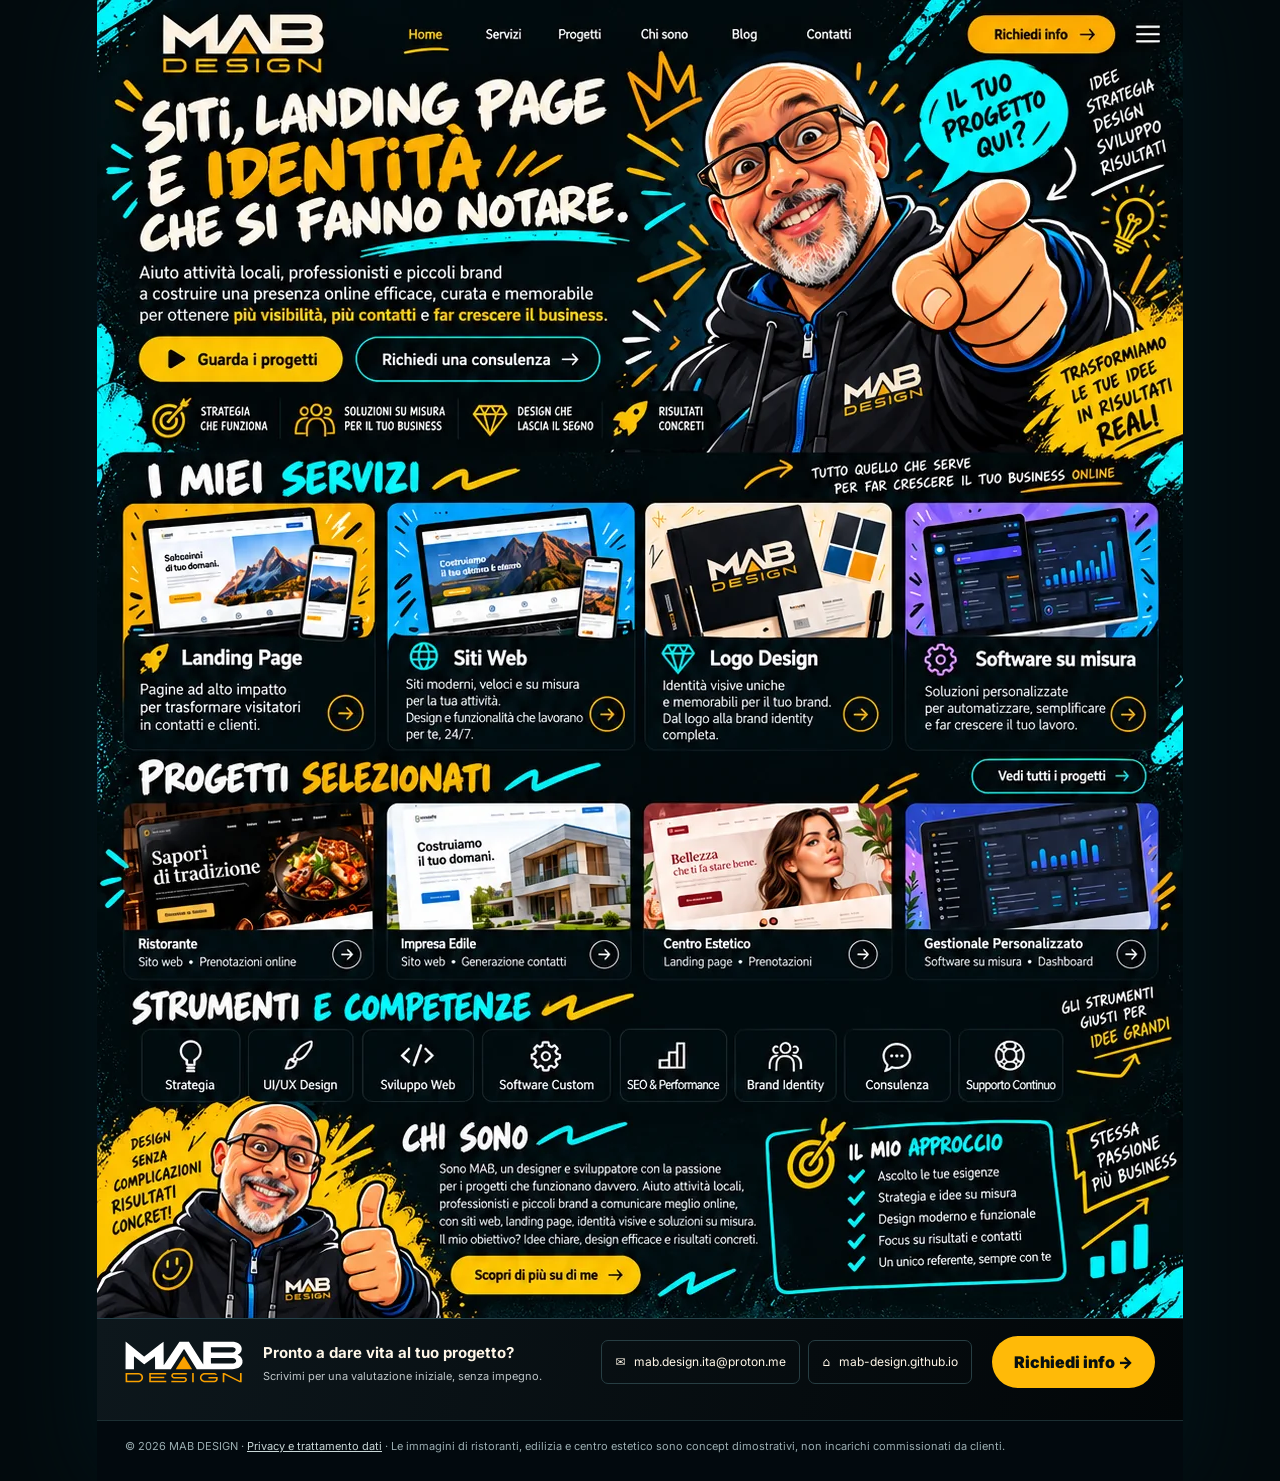
<file: index.html>
<!DOCTYPE html>
<html lang="it">
<head>
  <meta charset="utf-8">
  <meta name="viewport" content="width=device-width,initial-scale=1">
  <meta name="theme-color" content="#030b0e">
  <meta name="robots" content="index,follow,max-image-preview:large">
  <title>MAB DESIGN | Siti web, landing page, identità visiva e software su misura</title>
  <meta name="description" content="Siti web, landing page, identità visiva e software gestionali. MAB DESIGN: soluzioni digitali con carattere per attività e imprese.">
  <link rel="canonical" href="https://mab-design.github.io/">

  <meta property="og:type" content="website">
  <meta property="og:site_name" content="MAB DESIGN">
  <meta property="og:locale" content="it_IT">
  <meta property="og:title" content="MAB DESIGN | Siti web, landing page e software su misura">
  <meta property="og:description" content="Siti web, landing page, identità visiva e software gestionali: soluzioni digitali con carattere, pensate per le attività.">
  <meta property="og:url" content="https://mab-design.github.io/">
  <meta property="og:image" content="https://mab-design.github.io/landing-hero.webp">
  <meta name="twitter:card" content="summary_large_image">
  <meta name="twitter:title" content="MAB DESIGN | Siti web, landing page e software su misura">
  <meta name="twitter:description" content="Design riconoscibile e strumenti digitali per le attività.">
  <meta name="twitter:image" content="https://mab-design.github.io/landing-hero.webp">
  <script type="application/ld+json">{"@context":"https://schema.org","@type":"WebSite","name":"MAB DESIGN","url":"https://mab-design.github.io/","inLanguage":"it-IT","description":"Siti web, landing page, identità visive e software gestionali su misura."}</script>
  <link rel="icon" href="favicon.svg" type="image/svg+xml">
  <link href="https://fonts.googleapis.com/css2?family=Inter:wght@400;500;600;700;800;900&family=Permanent+Marker&display=swap" rel="stylesheet">
  <style>
    :root{--black:#030b0e;--panel:#0a141a;--panel2:#111d26;--gold:#ffba08;--aqua:#00e3eb;--cream:#fff7e8;--muted:#c0cbcb;--edge:#2e4750}
    *,*:before,*:after{box-sizing:border-box}
    html{scroll-behavior:smooth} body{margin:0;background:var(--black);color:var(--cream);font:400 16px/1.5 Inter,system-ui,sans-serif}
    button,input,textarea,select{font:inherit} a{color:inherit} a:focus-visible,button:focus-visible,input:focus-visible,textarea:focus-visible,select:focus-visible{outline:3px solid var(--gold);outline-offset:4px}
    .sr-only{position:absolute;width:1px;height:1px;padding:0;margin:-1px;overflow:hidden;clip:rect(0,0,0,0);white-space:nowrap;border:0}
    .skip{position:absolute;left:10px;top:-60px;z-index:50;background:var(--gold);color:var(--black);padding:10px 17px}.skip:focus{top:8px}
    .frame{max-width:1086px;margin:0 auto;box-shadow:0 0 90px #031d2499;position:relative;background:#02090e}
    .poster{width:100%;position:relative;aspect-ratio:1086/1318;overflow:hidden}
    .poster-art{display:block;width:100%;height:auto;user-select:none;-webkit-user-drag:none}
    .hotspot{position:absolute;display:block;border-radius:10px;cursor:pointer;background:transparent;border:0;padding:0;appearance:none;text-indent:-9999px;overflow:hidden}
    .hotspot:hover{box-shadow:inset 0 0 0 2px var(--gold);background:rgba(255,186,8,.035)}
    /* Existing painted yellow or cyan pills need a glow, not a second, misaligned stroke. */
    .hotspot-filled:hover{box-shadow:0 0 10px 1px rgba(255,186,8,.55);background:rgba(255,186,8,.055)}
    .hotspot-outlined:hover{box-shadow:0 0 11px 1px rgba(255,186,8,.43);background:rgba(255,186,8,.095)}
    .hotspot-nav{border-radius:3px}
    .hotspot-nav:hover{box-shadow:inset 0 -2px 0 var(--gold);background:transparent}
    .hotspot-pill{border-radius:999px}
    .hotspot-card{border-radius:12px}
    .hotspot:focus-visible{outline:4px solid var(--gold);outline-offset:-5px;box-shadow:0 0 12px var(--gold)}
    /* Persistent, real HTML control: visible whenever the illustrated desktop header has scrolled away. */
    .back-to-header{position:fixed;z-index:70;right:20px;bottom:22px;display:flex;align-items:center;gap:8px;
      color:#061116;background:var(--gold);font:800 13px Inter,system-ui,sans-serif;
      padding:12px 17px;border:2px solid #101d22;border-radius:999px;cursor:pointer;
      box-shadow:0 8px 26px rgba(0,0,0,.45)}
    .back-to-header:hover{background:#ffd256;box-shadow:0 0 0 2px #ffba0880,0 8px 26px #0009}
    .back-to-header:focus-visible{outline:3px solid var(--gold);outline-offset:3px}
    .back-to-header[hidden]{display:none!important}
    @media(max-width:800px){.back-to-header{display:none!important}}

    .jump{position:absolute;left:0;width:1px;height:1px}
    .poster-footnote{position:absolute;right:2.5%;top:75.7%;background:#031016dd;border-radius:3px;border:1px solid #00ddeb3f;padding:2px 6px;color:#b6edf0;font-size:clamp(7px,.8vw,10px);pointer-events:none}
    .footer{border-top:1px solid #25424a;background:linear-gradient(105deg,#0d171c,#020608);padding:17px 28px 32px;display:flex;align-items:center;justify-content:space-between;gap:20px;flex-wrap:wrap}
    .footer img{display:block;width:118px;height:auto}
    .footer-message{flex:1;min-width:180px}.footer-message b{font-size:15px}.footer-message p{margin:3px 0 0;color:#bfc6c9;font-size:11px}
    .footer-links{display:flex;gap:8px;flex-wrap:wrap;align-items:center}.footer-links a{border:1px solid #273e43;border-radius:7px;padding:12px 13px;text-decoration:none;font-size:12px}.footer-links a:hover{border-color:var(--aqua);color:var(--aqua)}
    .cta{display:inline-flex;align-items:center;justify-content:center;gap:10px;padding:14px 22px;font-weight:900;color:#071011;background:var(--gold);border:0;border-radius:30px;text-decoration:none;cursor:pointer;white-space:nowrap}.cta:hover{background:#ffda62;transform:translateY(-1px)}
    .legal{max-width:1086px;margin:0 auto;padding:16px 28px 24px;color:#9aadb1;font-size:11px;line-height:1.8;border-top:1px solid #1c2f33}
    .legal a{color:#c9d7d7}
    .mobile{display:none}
    /* Desktop: use the real HTML footer, never the fictional raster contacts. */
    @media(min-width:801px){.frame>.footer{display:flex}}
    /* Contact form available on desktop and mobile via real native dialog */
    dialog{max-height:min(93vh,850px);overflow:auto;background:#0b1920;color:var(--cream);width:min(540px,calc(100% - 24px));border:1px solid #36a8ad80;border-radius:14px;padding:0;box-shadow:0 26px 80px #000b}
    dialog::backdrop{background:#01070cdb;backdrop-filter:blur(7px)}
    .modal-inner{padding:25px 29px 32px}.modal-head{display:flex;justify-content:space-between;gap:15px;align-items:start}.modal-head h2{font:normal clamp(26px,4vw,35px)/1.2 'Permanent Marker',sans-serif;letter-spacing:0;margin:0 0 5px;color:var(--gold)}
    .close{border:1px solid #33565b;background:#102a31;color:white;border-radius:50%;width:37px;height:37px;font-size:24px;line-height:1;cursor:pointer;flex:none}
    .modal-sub{color:#b6cad0;font-size:14px;margin:0 0 20px;line-height:1.65}
    .field{margin-bottom:14px}.field label{display:block;font-size:12px;font-weight:800;margin:0 0 7px}
    .field input,.field select,.field textarea{width:100%;background:#061218;color:#fff;border:1px solid #45636d;border-radius:7px;padding:12px;font-size:14px}.field input::placeholder,.field textarea::placeholder{color:#819ba4}
    .field textarea{min-height:120px;resize:vertical}.twocol{display:grid;grid-template-columns:1fr 1fr;gap:12px}
    .privacy{font-size:11px;line-height:1.65;color:#bbd2d4;margin:10px 0 16px}.privacy a{color:var(--gold)}
    .submit{width:100%;font-size:14px}.submit:disabled{opacity:.5;cursor:not-allowed}
    .status{min-height:20px;font-size:12px;color:#c6d5d7;margin:12px 0 0}.status.success{color:#adf3c8}.status.error{color:#ffa9a1}
    .trap{position:absolute;left:-9999px;width:1px;height:1px;overflow:hidden}
    /* Tablet and mobile: rebuild the exact visual language with live, readable layout */
    @media(max-width:800px){
      .poster{display:none}.mobile{display:block;overflow:hidden;background:#03090d}
      .mnav{display:flex;align-items:center;gap:13px;padding:14px 16px 10px;border-bottom:1px solid #1c3036}.mnav img{width:124px;height:auto;display:block}.mnav .cta{margin-left:auto;font-size:11px;padding:10px 15px}
      .mhero{position:relative;padding:22px 18px 0;background:radial-gradient(ellipse at 15% 30%,#0e35404d,transparent 70%),#03090d}
      .mhero:before{content:'//';font:900 38px Inter;position:absolute;right:24px;top:10px;color:var(--aqua);transform:rotate(-18deg)}
      .brush{font-family:'Permanent Marker','Trebuchet MS',sans-serif;line-height:1.12;text-transform:uppercase;font-weight:400;letter-spacing:-.02em}
      .mhero h1{font-size:clamp(37px,8.8vw,70px);max-width:620px;margin:15px 0 13px}.gold{color:var(--gold)}.aqua{color:var(--aqua)}
      .mhero .tag{font-size:11px;text-transform:uppercase;letter-spacing:.12em;font-weight:900;color:var(--aqua)}
      .mhero .lead{font-size:14px;color:#e1eeee;line-height:1.67;margin:0 0 18px;max-width:600px}
      .mcta{display:flex;flex-wrap:wrap;gap:11px;align-items:center}.mcta .cta{font-size:13px}.outline{border:2px solid var(--aqua);background:none;color:#fff}.outline:hover{background:#02383e}
      .mhero-art{display:block;width:100%;max-width:572px;height:auto;margin:20px auto 6px;aspect-ratio:auto;object-fit:contain;object-position:center}
      .mstripe{border-top:1px solid #29454a;background:#07151b;padding:12px 13px;text-align:center;display:flex;justify-content:space-around;gap:12px;flex-wrap:wrap;font-size:10px;font-weight:900;color:#ffcd36;line-height:1.5}
      .msection{padding:30px 14px 15px}.msection h2{font-size:clamp(27px,7vw,42px);margin:0 0 19px}.brushline{width:90px;height:5px;border-radius:99px;background:var(--gold);display:inline-block;vertical-align:middle;transform:rotate(-4deg);margin-left:8px}
      .cards{display:grid;grid-template-columns:repeat(2,minmax(0,1fr));gap:11px}.card{min-width:0;background:#071319;border:1px solid #1d383f;border-radius:12px;overflow:hidden}.card img{display:block;width:100%;height:auto;aspect-ratio:245/128;object-fit:cover}.card-in{padding:12px 12px 15px}.card h3{font-size:15px;line-height:1.18;margin:0 0 5px;font-weight:800}.card p{font-size:11px;color:#d2dde0;margin:0 0 11px;line-height:1.5}.card a,.card button{color:var(--gold);background:none;border:1px solid #98710e;border-radius:50%;display:grid;place-items:center;width:31px;height:31px;font-size:19px;text-decoration:none;cursor:pointer;margin-left:auto}
      .concept{color:#90cdd0;font-size:10px;font-weight:800;margin:0 0 5px;letter-spacing:.08em;text-transform:uppercase}
      .mtools{display:grid;grid-template-columns:repeat(4,1fr);gap:8px}.tool{border:1px solid #29414a;border-radius:9px;background:#0a1218;padding:12px 5px;text-align:center;font-size:9px;line-height:1.4}.tool i{display:block;font-style:normal;font-size:23px;color:#fff;margin-bottom:5px}
      .mabout{display:grid;grid-template-columns:1fr;gap:14px}.mabout img{display:block;width:min(100%,480px);height:auto;aspect-ratio:323/219;object-fit:cover;border-radius:10px}.mabout p{font-size:13px;color:#d9e4e6;line-height:1.72;margin:0 0 17px}.mcheck{border:1px solid var(--aqua);padding:18px;border-radius:10px}.mcheck h3{font-size:23px;margin:0 0 8px;color:#fff}.mcheck ul{margin:0;padding-left:18px;font-size:12px;line-height:1.9;color:#d7eaeb}.mcheck li::marker{color:var(--aqua)}
      .footer{padding:19px 16px 24px}.footer img{width:116px}.footer-message{min-width:145px}.footer-links a{font-size:12px}.footer .cta{width:100%}
    }
    @media(max-width:440px){.mcta .cta{width:100%}.cards{gap:9px}.card-in{padding:10px}.card h3{font-size:13px}.card p{font-size:10px}.tool{font-size:8px}.mhero h1{font-size:clamp(34px,9.7vw,45px)}.twocol{grid-template-columns:1fr}.modal-inner{padding:22px}}
    @media(prefers-reduced-motion:reduce){html{scroll-behavior:auto}*,*:before,*:after{transition:none!important}}
  </style>
</head>
<body>
<a class="skip" href="#servizi">Salta ai servizi</a>
<div class="frame" id="home">
  <main>
    <div class="poster" role="group" aria-label="MAB DESIGN, presentazione illustrata fedelmente riprodotta dall'anteprima approvata">
      <img class="poster-art" src="landing-poster.webp" width="1086" height="1448" alt="MAB DESIGN: siti web, landing page, identità visive e software su misura. Caricatura dell'autore, servizi, progetti, competenze e presentazione personale.">
      <span class="jump" id="servizi" style="top:34.52%"></span>
      <span class="jump" id="progetti" style="top:56.76%"></span>
      <span class="jump" id="competenze" style="top:73.11%"></span>
      <span class="jump" id="chi-sono" style="top:82.07%"></span>
      <a class="hotspot hotspot-nav" style="left:27.808%;top:1.593%;width:4.328%;height:2.428%" href="#home" data-scroll-top="true" aria-label="Home">Home</a>
      <a class="hotspot hotspot-nav" style="left:34.162%;top:1.593%;width:4.512%;height:2.428%" href="#servizi" aria-label="Servizi">Servizi</a>
      <a class="hotspot hotspot-nav" style="left:40.516%;top:1.593%;width:6.169%;height:2.428%" href="#progetti" aria-label="Progetti">Progetti</a>
      <a class="hotspot hotspot-nav" style="left:47.882%;top:1.593%;width:7.09%;height:2.428%" href="#chi-sono" aria-label="Chi sono">Chi sono</a>
      <a class="hotspot hotspot-nav" style="left:62.983%;top:1.593%;width:7.274%;height:2.428%" href="#contatti" aria-label="Contatti">Contatti</a>
      <button class="hotspot hotspot-pill hotspot-filled open-contact" style="left:80.11%;top:1.138%;width:13.72%;height:2.959%" aria-label="Richiedi informazioni">Richiedi info</button>
      <a class="hotspot hotspot-pill hotspot-filled" style="left:3.867%;top:25.493%;width:18.785%;height:3.49%" href="#progetti" aria-label="Guarda i progetti">Guarda i progetti</a>
      <button class="hotspot hotspot-pill hotspot-outlined open-contact" style="left:23.757%;top:25.493%;width:22.652%;height:3.49%" aria-label="Richiedi una consulenza">Richiedi consulenza</button>
      <button class="hotspot hotspot-card open-contact" style="left:2.394%;top:38.164%;width:23.204%;height:18.816%" aria-label="Richiedi una landing page">Landing page</button>
      <button class="hotspot hotspot-card open-contact" style="left:26.703%;top:38.164%;width:22.928%;height:18.816%" aria-label="Richiedi un sito web">Siti web</button>
      <button class="hotspot hotspot-card open-contact" style="left:50.368%;top:38.164%;width:23.02%;height:18.816%" aria-label="Richiedi logo e identità visiva">Logo design</button>
      <a class="hotspot hotspot-card" style="left:74.309%;top:38.164%;width:23.481%;height:18.816%" href="software-gestionali.html" aria-label="Scopri software su misura">Software su misura</a>
      <button class="hotspot hotspot-card concept-trigger" data-concept="Ristorante — studio grafico non commissionato" style="left:2.394%;top:60.926%;width:23.204%;height:13.581%" aria-label="Apri concept ristorante">Ristorante</button>
      <button class="hotspot hotspot-card concept-trigger" data-concept="Impresa edile — studio grafico non commissionato" style="left:26.703%;top:60.926%;width:22.836%;height:13.581%" aria-label="Apri concept impresa edile">Impresa edile</button>
      <button class="hotspot hotspot-card concept-trigger" data-concept="Centro estetico — studio grafico non commissionato" style="left:50.368%;top:60.926%;width:23.02%;height:13.581%" aria-label="Apri concept centro estetico">Centro estetico</button>
      <a class="hotspot hotspot-card" style="left:74.309%;top:60.926%;width:23.481%;height:13.581%" href="depotrack-demo.html" aria-label="Apri demo gestionale DepoTrack con dati fittizi">Gestionale personalizzato</a>
            <a class="hotspot hotspot-pill hotspot-outlined" style="left:80.479%;top:57.511%;width:15.285%;height:1.973%" href="#progetti" aria-label="Vedi tutti i progetti">Vedi tutti i progetti</a>
      <button class="hotspot hotspot-pill hotspot-filled open-contact" style="left:32.505%;top:95.22%;width:17.587%;height:2.959%" aria-label="Scopri di più su MAB DESIGN">Scopri di più</button>
      </div>
    <div class="mobile">
      <header class="mnav"><a href="./" aria-label="MAB DESIGN, torna all’inizio"><img src="logo-mab-web.svg" alt="MAB DESIGN"></a><button class="cta open-contact">Richiedi info →</button></header>
      <section class="mhero" aria-labelledby="mhero-title">
        <span class="tag">MAB DESIGN · SITI, LANDING PAGE E IDENTITÀ</span>
        <h1 id="mhero-title" class="brush">Siti, landing page e <span class="gold">identità</span> che si fanno notare.</h1>
        <p class="lead">Aiuto attività locali, professionisti e piccoli brand a costruire una presenza online efficace, curata e memorabile. L’obiettivo: più visibilità, più contatti e opportunità concrete.</p>
        <div class="mcta"><a href="#progetti-mobile" class="cta">▶ Guarda i progetti</a><button class="cta outline open-contact">Richiedi una consulenza →</button></div>
        <img src="landing-hero.webp" class="mhero-art" width="572" height="394" alt="Caricatura in stile fumetto dell'autore MAB DESIGN che indica lo spettatore" loading="eager">
      </section>
      <div class="mstripe"><span>◎ STRATEGIA CHE FUNZIONA</span><span>◈ DESIGN CHE LASCIA IL SEGNO</span><span>✦ RISULTATI CONCRETI</span></div>
      <section class="msection" id="servizi-mobile" aria-labelledby="mservices-title">
        <h2 class="brush" id="mservices-title">I MIEI <span class="aqua">SERVIZI</span><span class="brushline"></span></h2>
        <div class="cards">
          <article class="card"><img src="landing-service-landing.webp" alt="Mockup colorato di landing page" loading="lazy"><div class="card-in"><h3>🚀 Landing Page</h3><p>Pagine mirate a trasformare visitatori interessati in richieste di contatto.</p><button class="open-contact" aria-label="Chiedi una landing page">→</button></div></article>
          <article class="card"><img src="landing-service-web.webp" alt="Mockup sito web su computer e smartphone" loading="lazy"><div class="card-in"><h3>🌐 Siti Web</h3><p>Siti responsive moderni e su misura, per raccontare la tua attività.</p><button class="open-contact" aria-label="Chiedi un sito web">→</button></div></article>
          <article class="card"><img src="landing-service-brand.webp" alt="Identità grafica con logo e colori" loading="lazy"><div class="card-in"><h3>✦ Logo Design</h3><p>Identità visive memorabili, per un brand riconoscibile.</p><button class="open-contact" aria-label="Chiedi un logo">→</button></div></article>
          <article class="card"><img src="landing-service-software.webp" alt="Dashboard software gestionale" loading="lazy"><div class="card-in"><h3>⚙ Software su misura</h3><p>Applicazioni e dashboard pensate per semplificare il tuo lavoro.</p><a href="software-gestionali.html" aria-label="Scopri lo sviluppo software">→</a></div></article>
        </div>
      </section>
      <section class="msection" id="progetti-mobile" aria-labelledby="mprojects-title">
        <h2 class="brush" id="mprojects-title">PROGETTI <span class="gold">SELEZIONATI</span><span class="brushline" style="background:var(--aqua)"></span></h2>
        <p class="concept">Le prime tre anteprime sono studi visivi, non progetti commissionati.</p>
        <div class="cards">
          <article class="card"><img src="landing-project-restaurant.webp" alt="Concept sito per ristorante" loading="lazy"><div class="card-in"><h3>Ristorante</h3><p>Concept · Sito web</p><button class="concept-trigger" data-concept="Ristorante — studio grafico non commissionato" aria-label="Informazioni sul concept ristorante">→</button></div></article>
          <article class="card"><img src="landing-project-building.webp" alt="Concept sito per impresa edile" loading="lazy"><div class="card-in"><h3>Impresa edile</h3><p>Concept · Sito web</p><button class="concept-trigger" data-concept="Impresa edile — studio grafico non commissionato" aria-label="Informazioni sul concept impresa edile">→</button></div></article>
          <article class="card"><img src="landing-project-beauty.webp" alt="Concept sito per centro estetico" loading="lazy"><div class="card-in"><h3>Centro estetico</h3><p>Concept · Landing page</p><button class="concept-trigger" data-concept="Centro estetico — studio grafico non commissionato" aria-label="Informazioni sul concept centro estetico">→</button></div></article>
          <article class="card"><img src="landing-project-dashboard.webp" alt="Dashboard dimostrativa di un gestionale" loading="lazy"><div class="card-in"><h3>DepoTrack</h3><p>Software sviluppato · Demo con dati fittizi</p><a href="depotrack-demo.html" aria-label="Prova la demo DepoTrack">→</a></div></article>
        </div>
      </section>
      <section class="msection" aria-labelledby="mtools-title"><h2 class="brush" id="mtools-title">STRUMENTI <span class="aqua">E COMPETENZE</span></h2><div class="mtools"><div class="tool"><i>◎</i>Strategia</div><div class="tool"><i>✎</i>UI/UX Design</div><div class="tool"><i>⌘</i>Sviluppo Web</div><div class="tool"><i>⚙</i>Software Custom</div><div class="tool"><i>▥</i>SEO di base</div><div class="tool"><i>◈</i>Brand Identity</div><div class="tool"><i>♙</i>Consulenza</div><div class="tool"><i>◉</i>Supporto</div></div></section>
      <section class="msection mabout" id="about-mobile" aria-labelledby="mabout-title"><img src="landing-about.webp" alt="Caricatura sorridente di MAB DESIGN che mostra il pollice alzato" loading="lazy"><div><h2 class="brush" id="mabout-title">CHI SONO <span class="aqua">〰</span></h2><p>Sono Mauro, il creatore di MAB DESIGN. Progetto siti web, landing page, identità visive e strumenti digitali partendo da bisogni concreti, senza complicazioni inutili.</p><button class="cta open-contact">Scopri di più su di me →</button></div><div class="mcheck"><h3 class="brush">IL MIO <span class="aqua">APPROCCIO</span></h3><ul><li>Ascolto le tue esigenze</li><li>Strategia e idee su misura</li><li>Design funzionale e riconoscibile</li><li>Focus su risultati e contatti</li><li>Un referente diretto</li></ul></div></section>
    </div>
  </main>
  <footer class="footer" id="contatti">
    <a href="./" aria-label="MAB DESIGN sito principale"><img src="logo-mab-web.svg" alt="MAB DESIGN"></a>
    <div class="footer-message"><b>Pronto a dare vita al tuo progetto?</b><p>Scrivimi per una valutazione iniziale, senza impegno.</p></div>
    <div class="footer-links"><a href="mailto:mab.design.ita@proton.me" aria-label="Invia un'email a MAB DESIGN">✉ &nbsp; mab.design.ita@proton.me</a><a href="./" aria-label="Torna all’inizio">⌂ &nbsp; mab-design.github.io</a></div>
    <button class="cta open-contact">Richiedi info →</button>
  </footer>
  <div class="legal">© <span id="year">2026</span> MAB DESIGN · <a href="privacy.html">Privacy e trattamento dati</a> · Le immagini di ristoranti, edilizia e centro estetico sono concept dimostrativi, non incarichi commissionati da clienti.</div>
</div>
<dialog id="leadModal" aria-labelledby="modalTitle">
  <div class="modal-inner"><div class="modal-head"><h2 id="modalTitle">PARLIAMO DEL TUO PROGETTO!</h2><button id="closeModal" class="close" type="button" aria-label="Chiudi finestra">×</button></div>
    <p class="modal-sub">Raccontami cosa vorresti realizzare. Il messaggio arriva direttamente al contatto ufficiale MAB DESIGN.</p>
    <form id="leadForm" method="post" novalidate>
      <div class="twocol"><div class="field"><label for="name">Nome *</label><input id="name" name="name" autocomplete="name" minlength="2" maxlength="80" required placeholder="Il tuo nome"></div><div class="field"><label for="email">Email *</label><input id="email" name="email" type="email" autocomplete="email" required maxlength="150" placeholder="nome@esempio.it"></div></div>
      <div class="field"><label for="service">Di cosa hai bisogno?</label><select name="service" id="service"><option>Landing page</option><option>Sito web</option><option>Logo e brand identity</option><option>Software gestionale</option><option>Altra richiesta</option></select></div>
      <div class="field"><label for="message">Raccontami il progetto *</label><textarea id="message" name="message" minlength="15" maxlength="2000" required placeholder="Che attività hai? Cosa vorresti ottenere?"></textarea></div>
      <div class="trap" aria-hidden="true"><label for="site">Lascia vuoto</label><input id="site" name="_gotcha" tabindex="-1" autocomplete="off"></div>
      <input type="hidden" name="_subject" value="MAB DESIGN · Landing illustrata · Nuovo contatto"><input type="hidden" name="pagina_origine" value="Landing illustrata MAB DESIGN"><input type="hidden" name="fonte_contatto" id="source" value="diretto">
      <p class="privacy">I dati verranno utilizzati per rispondere alla tua richiesta. L'invio è gestito da Formspree. Leggi l'<a href="privacy.html" target="_blank" rel="noopener noreferrer">informativa privacy</a>.</p>
      <button id="sendBtn" class="cta submit" type="submit" disabled>Invia la richiesta →</button><p id="formStatus" class="status" role="status" aria-live="polite">Verifica del modulo in corso…</p>
    </form>
  </div>
</dialog>
<dialog id="conceptModal" aria-labelledby="conceptTitle"><div class="modal-inner"><div class="modal-head"><h2 id="conceptTitle">CONCEPT GRAFICO</h2><button id="closeConcept" class="close" type="button" aria-label="Chiudi finestra">×</button></div><p class="modal-sub" id="conceptInfo">Studio visuale non commissionato.</p><button class="cta" id="conceptCTA">Parliamo del tuo progetto →</button></div></dialog>
<button id="backToHeader" class="back-to-header" type="button" aria-label="Torna all’inizio, fino all’header" hidden><span aria-hidden="true">↑</span> Torna su</button>
<script src="contact-settings.js"></script>
<script>
(()=>{
'use strict';
const modal=document.getElementById('leadModal'),concept=document.getElementById('conceptModal');
const form=document.getElementById('leadForm'),status=document.getElementById('formStatus'),submit=document.getElementById('sendBtn');
const raw=window.MAB_CONTACT&&window.MAB_CONTACT.formspreeEndpoint||'';
const endpoint=/^https:\/\/formspree\.io\/f\/[a-zA-Z0-9]+$/.test(raw)?raw:null;
const q=new URLSearchParams(location.search),src=q.get('utm_source');
if(src&&/^[\w-]{1,50}$/.test(src))document.getElementById('source').value=src;
document.getElementById('year').textContent=new Date().getFullYear();
/* Navigation without relying on browser scroll restoration or fragment jumps. */
if ('scrollRestoration' in history) history.scrollRestoration = 'manual';
const HOME_RETURN_FLAG = 'mab-return-to-header';
const scrollTopButton = document.getElementById('backToHeader');
let topResetSequence = 0;
const hasReturnFlag = () => {
  try {return sessionStorage.getItem(HOME_RETURN_FLAG) === 'yes'} catch {return false}
};
const markReturn = () => {
  try {sessionStorage.setItem(HOME_RETURN_FLAG, 'yes')} catch {}
};
const clearReturn = () => {
  try {sessionStorage.removeItem(HOME_RETURN_FLAG)} catch {}
};
function forceHeader() {
  /* A focused project card can make the browser scroll it back into view. */
  if (document.activeElement && typeof document.activeElement.blur === 'function') document.activeElement.blur();
  const root = document.documentElement, previous = root.style.scrollBehavior;
  root.style.scrollBehavior = 'auto';
  window.scrollTo(0, 0);
  root.scrollTop = 0;
  document.body.scrollTop = 0;
  root.style.scrollBehavior = previous;
}
function updateBackToHeader() {
  if (scrollTopButton) scrollTopButton.hidden = window.scrollY < 320;
}
function settleAtHeader() {
  const sequence = ++topResetSequence;
  forceHeader();
  requestAnimationFrame(() => {if (sequence === topResetSequence) forceHeader()});
  /* Browsers may restore the old scroll position after pageshow and after images load. */
  for (const delay of [50, 180, 400, 800]) {
    setTimeout(() => {
      if (sequence === topResetSequence) {forceHeader(); updateBackToHeader()}
    }, delay);
  }
}
function returnToHeader() {
  if (location.hash) history.replaceState(history.state, '', location.pathname + location.search);
  settleAtHeader();
}
document.querySelectorAll('[data-scroll-top]').forEach(link => link.addEventListener('click', event => {
  event.preventDefault();
  clearReturn();
  returnToHeader();
}));
if (scrollTopButton) {
  scrollTopButton.addEventListener('click', () => {clearReturn(); returnToHeader()});
  window.addEventListener('scroll', updateBackToHeader, {passive:true});
  updateBackToHeader();
}
/* Section navigation is explicit: browser Back then reliably returns to the header. */
document.querySelectorAll('a[href^="#"]:not([data-scroll-top])').forEach(link => {
  link.addEventListener('click', event => {
    const fragment = link.getAttribute('href');
    if (!fragment || fragment === '#') return;
    const target = document.getElementById(decodeURIComponent(fragment.slice(1)));
    if (!target) return;
    event.preventDefault();
    ++topResetSequence; /* Cancel any earlier delayed top reset. */
    clearReturn();
    if (location.hash !== fragment) history.pushState({mabSection:fragment}, '', fragment);
    target.scrollIntoView({behavior:'smooth', block:'start'});
    updateBackToHeader();
  });
});
/* Persist the intent before entering a case study: works on both full reload and BFCache Back. */
document.querySelectorAll('a[href]').forEach(link => {
  link.addEventListener('click', () => {
    try {
      const url = new URL(link.href, location.href);
      if (url.origin === location.origin && url.pathname !== location.pathname &&
          /\.html$/.test(url.pathname) && link.target !== '_blank') markReturn();
    } catch {}
  });
});
window.addEventListener('popstate', () => {
  if (hasReturnFlag() || !location.hash || location.hash === '#home') {
    clearReturn(); returnToHeader();
  } else {
    const target = document.getElementById(decodeURIComponent(location.hash.slice(1)));
    if (target) target.scrollIntoView({behavior:'instant', block:'start'});
  }
});
window.addEventListener('hashchange', () => {
  if (!location.hash || location.hash === '#home') returnToHeader();
});
window.addEventListener('pageshow', event => {
  const navigation = performance.getEntriesByType('navigation')[0];
  const returning = hasReturnFlag() || event.persisted ||
    (navigation && navigation.type === 'back_forward');
  if (returning) {
    clearReturn();
    returnToHeader();
    if (document.readyState !== 'complete') {
      window.addEventListener('load', settleAtHeader, {once:true});
    }
  } else if (location.hash === '#home') {
    returnToHeader();
  }
  updateBackToHeader();
});

if(endpoint){form.action=endpoint;submit.disabled=false;status.textContent='I campi contrassegnati con * sono obbligatori.'}
else{status.textContent='Modulo non disponibile. Scrivi a mab.design.ita@proton.me.';status.className='status error'}
let priorFocus=null;
const open=(service)=>{priorFocus=document.activeElement;if(service)document.getElementById('service').value=service;modal.showModal()};
document.querySelectorAll('.open-contact').forEach(button=>button.addEventListener('click',()=>{
  const label=(button.getAttribute('aria-label')||button.textContent||'').toLowerCase();
  const service=/software|gestional/.test(label)?'Software gestionale':/logo|identit|brand/.test(label)?'Logo e brand identity':/sito web|siti web/.test(label)?'Sito web':/landing/.test(label)?'Landing page':null;
  open(service);
}));
document.getElementById('closeModal').addEventListener('click',()=>modal.close());
document.getElementById('closeConcept').addEventListener('click',()=>concept.close());
const closeOnBackdrop=(dialog)=>dialog.addEventListener('click',e=>{if(e.target===dialog)dialog.close()});
closeOnBackdrop(modal);closeOnBackdrop(concept);
for(const dialog of [modal,concept])dialog.addEventListener('close',()=>{if(priorFocus&&priorFocus.isConnected)priorFocus.focus()});
document.querySelectorAll('.concept-trigger').forEach(button=>button.addEventListener('click',()=>{priorFocus=document.activeElement;document.getElementById('conceptInfo').textContent=button.dataset.concept+'. È un esempio creativo, non un progetto commissionato. Possiamo valutare insieme una proposta simile per la tua attività.';concept.showModal()}));
document.getElementById('conceptCTA').addEventListener('click',()=>{concept.close();open()});
form.addEventListener('submit',async event=>{event.preventDefault();if(!endpoint||!form.reportValidity()||document.getElementById('site').value.trim())return;submit.disabled=true;status.className='status';status.textContent='Invio in corso…';try{const r=await fetch(endpoint,{method:'POST',body:new FormData(form),headers:{Accept:'application/json'}});if(!r.ok)throw Error('HTTP '+r.status);form.reset();status.textContent='Richiesta ricevuta dal servizio di contatto. Ti risponderò appena possibile!';status.className='status success'}catch{status.className='status error';status.textContent='Invio non riuscito. Scrivi a mab.design.ita@proton.me o riprova tra poco.'}finally{submit.disabled=false}});
})();
</script>
</body>
</html>
</file>
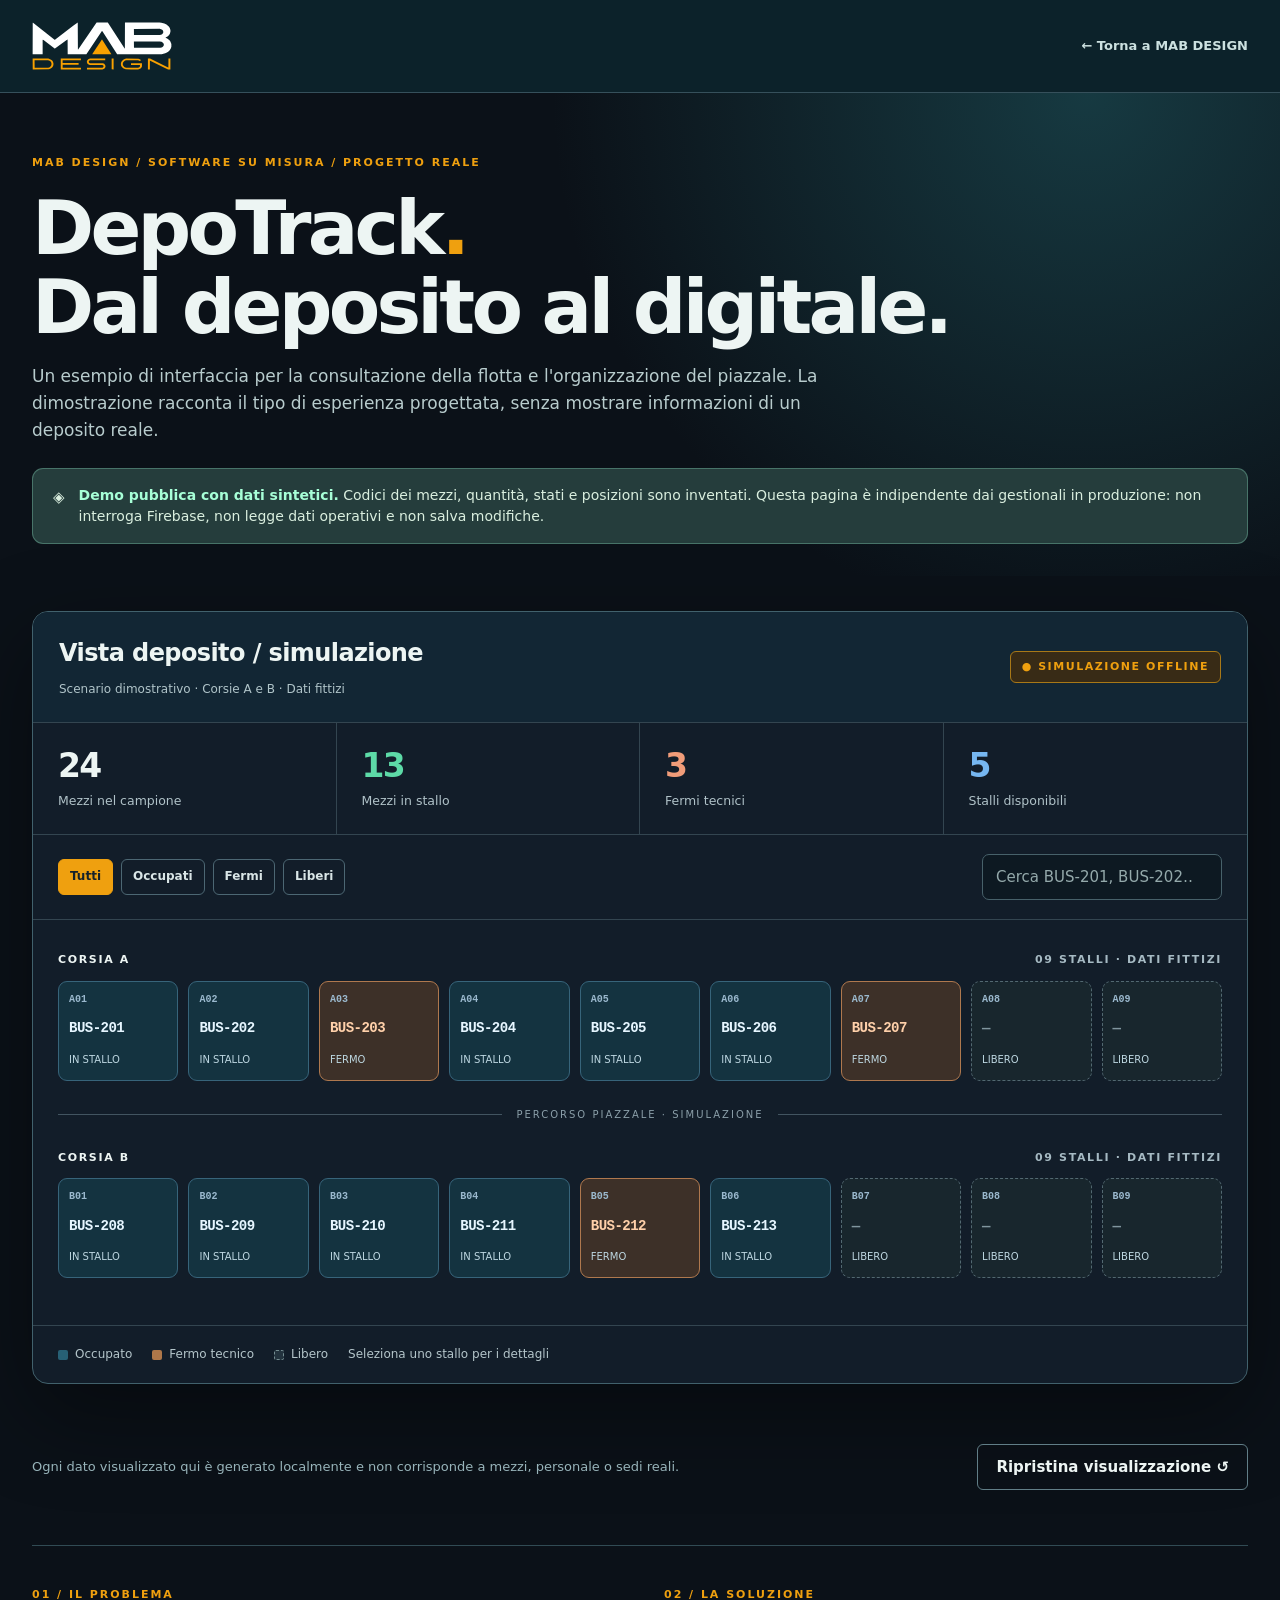
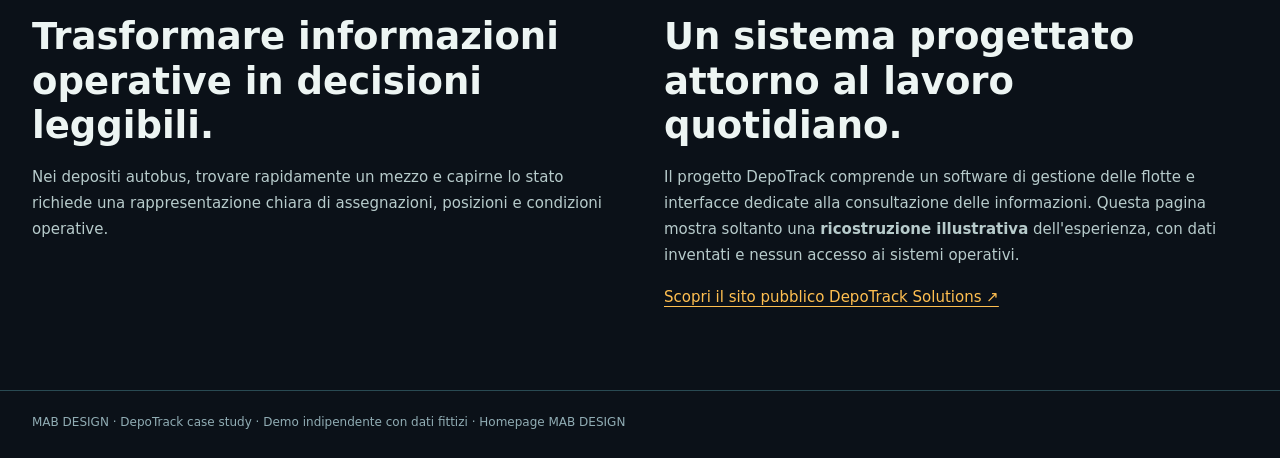
<file: depotrack-demo.html>
<!DOCTYPE html>
<html lang="it">
<head>
<meta charset="utf-8">
<meta name="viewport" content="width=device-width,initial-scale=1">
<meta name="theme-color" content="#0f2c33">
<meta name="description" content="Demo pubblica di una vista deposito per la gestione flotte autobus. Tutti i dati sono fittizi e scollegati dal sistema reale.">
<meta name="robots" content="index,follow">
<link rel="canonical" href="https://mab-design.github.io/depotrack-demo.html">
<link rel="icon" href="favicon.svg" type="image/svg+xml">
<title>DepoTrack · Demo gestionale flotte | MAB DESIGN</title>
<style>
:root{--bg:#0b1118;--panel:#121d29;--card:#182734;--edge:#334550;--text:#edf5f3;--muted:#9db5ba;--amber:#efa00f;--mint:#5ddaa7;--blue:#76b7f1;--red:#f09c79}
*{box-sizing:border-box}html{scroll-behavior:smooth}body{margin:0;background:var(--bg);color:var(--text);font:15px/1.6 system-ui,-apple-system,BlinkMacSystemFont,"Segoe UI",sans-serif}a{color:inherit;text-decoration:none}button,input{font:inherit}
.wrap{width:min(1280px,calc(100% - 64px));margin:auto}
.top{border-bottom:1px solid #36505b;background:#0c222a}.top-inner{min-height:92px;display:flex;align-items:center;justify-content:space-between;gap:20px}.top img{width:140px;height:auto;display:block}.top a.back{display:inline-flex;align-items:center;gap:9px;color:#cce1e0;font-weight:700;font-size:13px}.top a.back:hover{color:var(--amber)}
.hero{padding:56px 0 32px;background:radial-gradient(circle at 85% 0%,#1c4e56aa,transparent 45%)}.eyebrow{color:var(--amber);font-size:11px;letter-spacing:.18em;font-weight:800;text-transform:uppercase}.hero h1{font-size:clamp(40px,6vw,75px);line-height:1.05;letter-spacing:-.05em;margin:16px 0}.hero p{max-width:790px;color:#b8cccd;font-size:17px;margin:0 0 24px}.notice{display:flex;align-items:flex-start;gap:14px;background:#253d3c;border:1px solid #77bca56e;padding:16px 20px;border-radius:11px;color:#daefdf}.notice b{color:#a7ffd7}.notice span{font-size:14px;line-height:1.5}
.dashboard{margin:35px 0 60px;background:var(--panel);border:1px solid #41616c;border-radius:16px;overflow:hidden;box-shadow:0 30px 90px #0006}
.dashboard-top{display:flex;justify-content:space-between;align-items:center;gap:20px;background:#122634;border-bottom:1px solid var(--edge);padding:22px 26px;flex-wrap:wrap}.dashboard-top h2{margin:0 0 4px;font-size:24px;letter-spacing:-.025em}.dashboard-top small{color:#b0c4c9;font-size:12px}.demo-badge{color:var(--amber);border:1px solid #a87817;background:#382b16;border-radius:6px;padding:6px 11px;font-size:11px;font-weight:800;letter-spacing:.14em}
.kpis{display:grid;grid-template-columns:repeat(4,minmax(0,1fr));border-bottom:1px solid var(--edge)}.kpi{padding:23px 25px;border-right:1px solid var(--edge)}.kpi:last-child{border:0}.kpi b{display:block;font-size:33px;letter-spacing:-.05em;line-height:1.2}.kpi small{display:block;color:#b0c2c8;margin-top:5px}.kpi:nth-child(2) b{color:var(--mint)}.kpi:nth-child(3) b{color:var(--red)}.kpi:nth-child(4) b{color:var(--blue)}
.toolbar{display:flex;gap:12px;align-items:center;justify-content:space-between;flex-wrap:wrap;padding:19px 25px;border-bottom:1px solid var(--edge)}.filters{display:flex;gap:8px;flex-wrap:wrap}.filter{border:1px solid #4c6773;border-radius:6px;background:transparent;color:#d9e5e6;padding:7px 11px;cursor:pointer;font-size:12px;font-weight:700}.filter[aria-pressed=true]{background:var(--amber);border-color:var(--amber);color:#15222b}.filter:hover:not([aria-pressed=true]){border-color:#ccd5d2}.search{padding:10px 13px;border-radius:7px;min-width:240px;max-width:100%;background:#0d1922;border:1px solid #47616a;color:white}.search::placeholder{color:#94a9ab}.search:focus-visible,.filter:focus-visible,.stall:focus-visible,.reset:focus-visible,a:focus-visible{outline:2px solid var(--amber);outline-offset:3px}
.board{padding:28px 25px 24px}.lane-head{display:flex;justify-content:space-between;align-items:center;gap:10px;margin:3px 0 12px;color:#a6bac3;text-transform:uppercase;font-size:11px;letter-spacing:.15em;font-weight:800}.lane-head strong{color:#edf5f3}.lane{display:grid;grid-template-columns:repeat(9,minmax(0,1fr));gap:10px;margin-bottom:23px}.stall{background:#143340;border:1px solid #37647a;min-height:100px;border-radius:9px;cursor:pointer;color:#e6f6ff;text-align:left;padding:12px 10px;display:flex;flex-direction:column;justify-content:space-between;transition:transform .15s,border-color .15s,opacity .15s}.stall:hover{transform:translateY(-3px);border-color:#93d9f2}.stall .stall-id{font:700 10px/1.2 ui-monospace,SFMono-Regular,Consolas,monospace;color:#9bb9ce}.stall .vehicle{font:800 clamp(10px,1.1vw,15px)/1.2 ui-monospace,SFMono-Regular,Consolas,monospace;letter-spacing:-.04em}.stall .state{font-size:10px;color:#bed7e1}.stall.fermo{background:#3d3028;border-color:#af784e}.stall.fermo .vehicle{color:#ffd0aa}.stall.libero{background:#18262d;border:1px dashed #526871}.stall.libero .vehicle{font-weight:600;color:#80959e}.stall.dim{opacity:.18;filter:saturate(.4)}.lane-divider{height:22px;display:flex;align-items:center;gap:14px;font-size:10px;letter-spacing:.2em;color:#8b9fa9;margin:2px 0 23px}.lane-divider:before,.lane-divider:after{content:"";height:1px;flex:1;background:#425460}.legend{display:flex;gap:20px;flex-wrap:wrap;border-top:1px solid var(--edge);padding:19px 25px;color:#b4c5ca;font-size:12px}.legend span{display:flex;align-items:center;gap:7px}.legend i{display:inline-block;width:10px;height:10px;border-radius:2px;background:#276075}.legend i.fermo{background:#ae7749}.legend i.libero{background:#23333e;border:1px dashed #748c90}.footnote{display:flex;justify-content:space-between;gap:20px;align-items:center;margin:16px 0 55px;flex-wrap:wrap}.footnote p{margin:0;color:#98b4ba;font-size:13px}.reset{border:1px solid #617e87;background:transparent;color:#edf5f3;border-radius:6px;padding:10px 18px;cursor:pointer;font-weight:700}.reset:hover{border-color:var(--amber);color:var(--amber)}
.case{border-top:1px solid #314b54;padding:35px 0 65px;display:grid;grid-template-columns:1fr 1fr;gap:48px}.case h2{font-size:clamp(25px,3.4vw,37px);margin:10px 0 14px;line-height:1.2}.case p,.case li{color:#b7cbcb;line-height:1.75}.case ul{padding-left:21px}.case a{color:#ffbf50;text-decoration:underline;text-underline-offset:4px}.site-footer{border-top:1px solid #294a52;padding:22px 0 26px;color:#91adb4;font-size:12px}
dialog{background:#152834;color:#eaf4f5;border:1px solid #61818a;border-radius:16px;box-shadow:0 25px 90px #000c;padding:27px;width:min(480px,calc(100% - 28px))}dialog::backdrop{background:#02080ccc;backdrop-filter:blur(4px)}.dialoghead{display:flex;justify-content:space-between;gap:16px;align-items:flex-start}.dialoghead small{font-weight:800;letter-spacing:.12em;color:#efa00f}.dialoghead h3{font-size:32px;margin:0}.dialoghead button{border:1px solid #61737a;background:#213842;color:white;font-size:22px;line-height:1;width:38px;height:38px;border-radius:50%;cursor:pointer}.detail-grid{display:grid;grid-template-columns:1fr 1fr;gap:15px;margin-top:20px}.detail-grid div{border-top:1px solid #3e5861;padding:12px 0}.detail-grid dt{color:#9cb6bf;font-size:11px;margin-bottom:5px}.detail-grid dd{margin:0;font-weight:700}.dialog-note{color:#a6c2c8;font-size:12px;margin-top:14px}
@media(max-width:1100px){.lane{grid-template-columns:repeat(5,minmax(0,1fr))}.stall .vehicle{font-size:15px}}
/* Compact mobile controls and swipeable depot lanes */
@media(max-width:720px){
 html,body{max-width:100%;overflow-x:clip}
 .wrap{min-width:0}
 .dashboard{width:100%;min-width:0;margin:24px 0 36px}
 .dashboard-top{display:flex;align-items:flex-start;flex-direction:column;gap:12px}
 .dashboard-top h2{font-size:22px;line-height:1.25}
 .demo-badge{font-size:10px}
 .toolbar{align-items:stretch}
 .filters{display:grid;grid-template-columns:repeat(4,minmax(0,1fr));gap:5px;width:100%}
 .filter{min-width:0;min-height:44px;padding:8px 3px;font-size:11px;white-space:nowrap}
 .search{width:100%;max-width:none;min-width:0;min-height:44px}
 .board{min-width:0}
 .lane-head{gap:6px}
 .lane-head span{font-size:9px;letter-spacing:.04em}
 .lane-head span:before{content:"← SCORRI →   ·   "}
 .lane{display:grid;grid-template-columns:repeat(9,minmax(102px,1fr));gap:9px;width:100%;max-width:100%;overflow-x:auto;overflow-y:hidden;scroll-snap-type:x proximity;overscroll-behavior-x:contain;scrollbar-width:thin;scrollbar-color:#537787 #172c37;padding:0 2px 13px;margin-bottom:13px;-webkit-overflow-scrolling:touch}
 .stall{min-width:0;min-height:100px;scroll-snap-align:start;padding:11px}
 .stall .vehicle{font-size:14px}
 .legend{line-height:1.5}
}
@media(max-width:680px){.wrap{width:min(100% - 32px,1280px)}.top-inner{min-height:72px}.top img{width:115px}.top a.back{font-size:12px}.hero{padding-top:39px}.hero p{font-size:15px}.notice{padding:14px}.dashboard-top,.toolbar,.board{padding:17px}.kpis{grid-template-columns:repeat(2,1fr)}.kpi{padding:17px;border-bottom:1px solid var(--edge)}.kpi:nth-child(2){border-right:0}.kpi:nth-child(n+3){border-bottom:0}.kpi b{font-size:27px}.search{width:100%}.lane{grid-template-columns:repeat(9,minmax(102px,1fr));gap:9px}.stall{min-height:100px;padding:11px}.stall .vehicle{font-size:14px}.legend{padding:15px;gap:12px}.case{grid-template-columns:1fr;gap:12px}.footnote{margin-bottom:35px}}
</style>
</head>
<body>
<header class="top"><div class="wrap top-inner"><a href="./" aria-label="Torna all’inizio di MAB DESIGN"><img src="logo-mab-web.svg" alt="MAB DESIGN"></a><a class="back" href="./">← Torna a MAB DESIGN</a></div></header>
<main>
<section class="hero"><div class="wrap"><span class="eyebrow">MAB DESIGN / SOFTWARE SU MISURA / PROGETTO REALE</span><h1>DepoTrack<span style="color:var(--amber)">.</span><br>Dal deposito al digitale.</h1><p>Un esempio di interfaccia per la consultazione della flotta e l'organizzazione del piazzale. La dimostrazione racconta il tipo di esperienza progettata, senza mostrare informazioni di un deposito reale.</p>
<div class="notice" role="note"><strong aria-hidden="true">◈</strong><span><b>Demo pubblica con dati sintetici.</b> Codici dei mezzi, quantità, stati e posizioni sono inventati. Questa pagina è indipendente dai gestionali in produzione: non interroga Firebase, non legge dati operativi e non salva modifiche.</span></div></div></section>
<div class="wrap">
<section class="dashboard" aria-labelledby="dashboard-title">
<div class="dashboard-top"><div><h2 id="dashboard-title">Vista deposito / simulazione</h2><small>Scenario dimostrativo · Corsie A e B · Dati fittizi</small></div><span class="demo-badge">● SIMULAZIONE OFFLINE</span></div>
<div class="kpis"><div class="kpi"><b id="total">24</b><small>Mezzi nel campione</small></div><div class="kpi"><b id="assigned">13</b><small>Mezzi in stallo</small></div><div class="kpi"><b id="stopped">3</b><small>Fermi tecnici</small></div><div class="kpi"><b id="empty">5</b><small>Stalli disponibili</small></div></div>
<div class="toolbar"><div class="filters" role="group" aria-label="Filtra gli stalli"><button class="filter" data-filter="tutti" aria-pressed="true">Tutti</button><button class="filter" data-filter="occupato" aria-pressed="false">Occupati</button><button class="filter" data-filter="fermo" aria-pressed="false">Fermi</button><button class="filter" data-filter="libero" aria-pressed="false">Liberi</button></div><input id="search" class="search" type="search" aria-label="Cerca codice mezzo dimostrativo" placeholder="Cerca BUS-201, BUS-202…" autocomplete="off"></div>
<div class="board" id="board" aria-label="Mappa dimostrativa degli stalli"></div>
<div class="legend"><span><i></i> Occupato</span><span><i class="fermo"></i> Fermo tecnico</span><span><i class="libero"></i> Libero</span><span>Seleziona uno stallo per i dettagli</span></div>
</section>
<div class="footnote"><p>Ogni dato visualizzato qui è generato localmente e non corrisponde a mezzi, personale o sedi reali.</p><button type="button" class="reset" id="reset">Ripristina visualizzazione ↺</button></div>
<section class="case"><div><span class="eyebrow">01 / IL PROBLEMA</span><h2>Trasformare informazioni operative in decisioni leggibili.</h2><p>Nei depositi autobus, trovare rapidamente un mezzo e capirne lo stato richiede una rappresentazione chiara di assegnazioni, posizioni e condizioni operative.</p></div><div><span class="eyebrow">02 / LA SOLUZIONE</span><h2>Un sistema progettato attorno al lavoro quotidiano.</h2><p>Il progetto DepoTrack comprende un software di gestione delle flotte e interfacce dedicate alla consultazione delle informazioni. Questa pagina mostra soltanto una <strong>ricostruzione illustrativa</strong> dell'esperienza, con dati inventati e nessun accesso ai sistemi operativi.</p><p><a href="https://depotrack-solutions.github.io/index.html" target="_blank" rel="noopener noreferrer">Scopri il sito pubblico DepoTrack Solutions ↗</a></p></div></section>
</div>
</main>
<footer class="site-footer"><div class="wrap">MAB DESIGN · DepoTrack case study · Demo indipendente con dati fittizi · <a href="./">Homepage MAB DESIGN</a></div></footer>
<dialog id="details" aria-labelledby="detail-title"><div class="dialoghead"><div><small>SCHEDA DIMOSTRATIVA</small><h3 id="detail-title">BUS-201</h3></div><button type="button" id="close-details" aria-label="Chiudi scheda">×</button></div><dl class="detail-grid"><div><dt>Stallo</dt><dd id="d-stall"></dd></div><div><dt>Stato</dt><dd id="d-state"></dd></div><div><dt>Tipologia</dt><dd id="d-type"></dd></div><div><dt>Anno simulato</dt><dd id="d-year"></dd></div></dl><p class="dialog-note">Questa scheda contiene esclusivamente informazioni inventate per il portfolio.</p></dialog>
<script>
"use strict";
const parked=[
["BUS-201","A01","occupato"],["BUS-202","A02","occupato"],["BUS-203","A03","fermo"],
["BUS-204","A04","occupato"],["BUS-205","A05","occupato"],["BUS-206","A06","occupato"],
["BUS-207","A07","fermo"],["BUS-208","B01","occupato"],["BUS-209","B02","occupato"],
["BUS-210","B03","occupato"],["BUS-211","B04","occupato"],["BUS-212","B05","fermo"],
["BUS-213","B06","occupato"]
];
const stalls=[...Array.from({length:9},(_,i)=>"A"+String(i+1).padStart(2,"0")),...Array.from({length:9},(_,i)=>"B"+String(i+1).padStart(2,"0"))].map(s=>{
const x=parked.find(v=>v[1]===s);
return {stall:s,code:x?x[0]:null,state:x?x[2]:"libero"};
});
document.getElementById("total").textContent="24";
document.getElementById("assigned").textContent=parked.length;
document.getElementById("stopped").textContent=parked.filter(x=>x[2]==="fermo").length;
document.getElementById("empty").textContent=stalls.filter(x=>x.state==="libero").length;
let activeFilter="tutti";let lastFocus=null;
const board=document.getElementById("board");
const dialog=document.getElementById("details");
function showDetails(item){
lastFocus=document.activeElement;
document.getElementById("detail-title").textContent=item.code||"Stallo disponibile";
document.getElementById("d-stall").textContent=item.stall;
document.getElementById("d-state").textContent=item.state==="fermo"?"Fermo tecnico":item.state==="libero"?"Libero":"Occupato";
const suffix=Number(item.stall.slice(1));
document.getElementById("d-type").textContent=item.code?(suffix%3===0?"Bus 18 m":"Bus 12 m"):"—";
document.getElementById("d-year").textContent=item.code?String(2018+suffix%6):"—";
dialog.showModal();
}
function render(){
const q=document.getElementById("search").value.trim().toUpperCase();
board.replaceChildren();
for(const laneName of ["A","B"]){
const heading=document.createElement("div");heading.className="lane-head";
const left=document.createElement("strong");left.textContent="CORSIA "+laneName;heading.append(left);
const right=document.createElement("span");right.textContent="09 STALLI · DATI FITTIZI";heading.append(right);board.append(heading);
const lane=document.createElement("div");lane.className="lane";
for(const item of stalls.filter(x=>x.stall[0]===laneName)){
const btn=document.createElement("button");btn.type="button";btn.className="stall "+item.state;
const isMatch=(activeFilter==="tutti"||item.state===activeFilter)&&(!q||(item.code&&item.code.includes(q))||item.stall.includes(q));
if(!isMatch)btn.classList.add("dim");
const id=document.createElement("span");id.className="stall-id";id.textContent=item.stall;
const code=document.createElement("span");code.className="vehicle";code.textContent=item.code||"—";
const state=document.createElement("span");state.className="state";state.textContent=item.state==="fermo"?"FERMO":item.state==="libero"?"LIBERO":"IN STALLO";
btn.setAttribute("aria-label",item.stall+": "+(item.code||"libero")+" / "+state.textContent);btn.append(id,code,state);btn.addEventListener("click",()=>showDetails(item));lane.append(btn);
}board.append(lane);
if(laneName==="A"){const div=document.createElement("div");div.className="lane-divider";div.textContent="PERCORSO PIAZZALE · SIMULAZIONE";board.append(div);}
}
}
document.querySelectorAll("[data-filter]").forEach(btn=>btn.addEventListener("click",()=>{
activeFilter=btn.dataset.filter;
document.querySelectorAll("[data-filter]").forEach(x=>x.setAttribute("aria-pressed",String(x===btn)));
render();
}));
document.getElementById("search").addEventListener("input",render);
document.getElementById("reset").addEventListener("click",()=>{
activeFilter="tutti";document.getElementById("search").value="";
document.querySelectorAll("[data-filter]").forEach(x=>x.setAttribute("aria-pressed",String(x.dataset.filter==="tutti")));
render();
});
document.getElementById("close-details").addEventListener("click",()=>dialog.close());
dialog.addEventListener("click",e=>{if(e.target===dialog)dialog.close();});
dialog.addEventListener("close",()=>{if(lastFocus&&lastFocus.isConnected)lastFocus.focus();});
render();
</script>
</body>
</html>
</file>
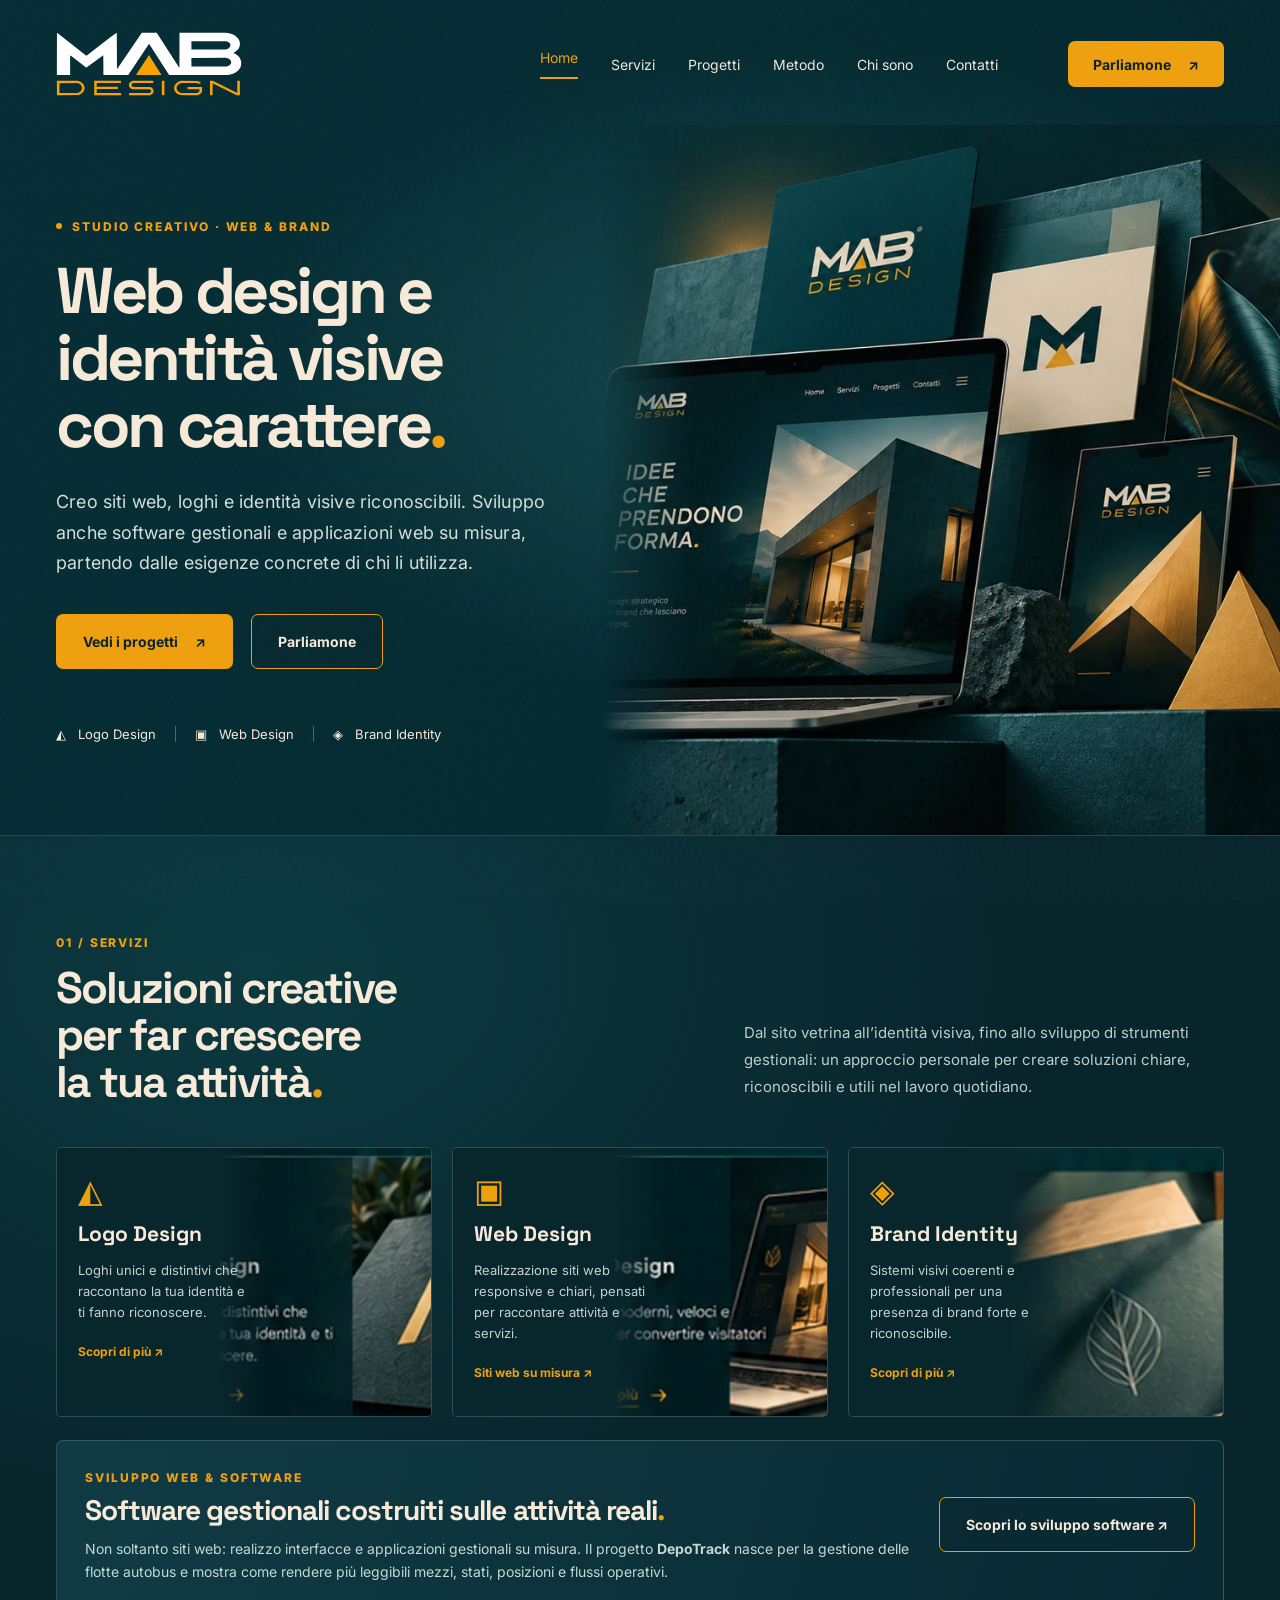
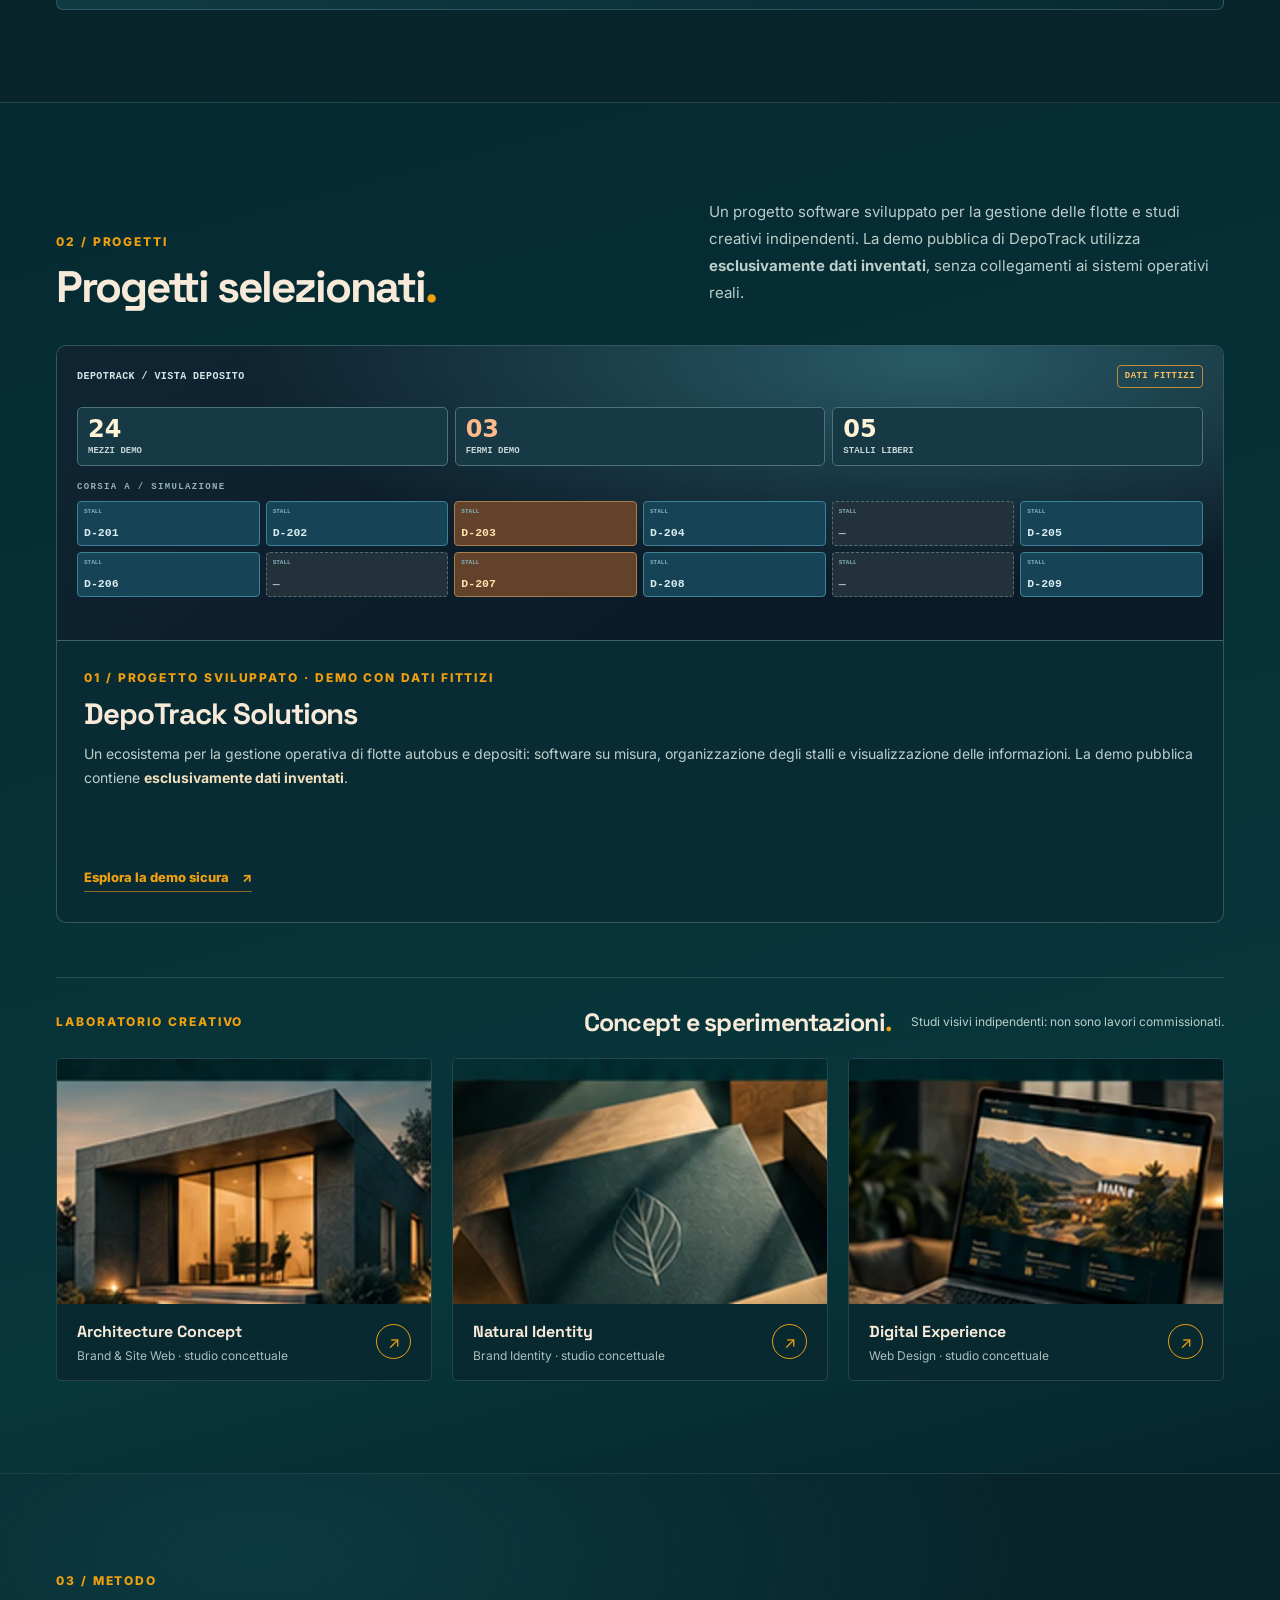
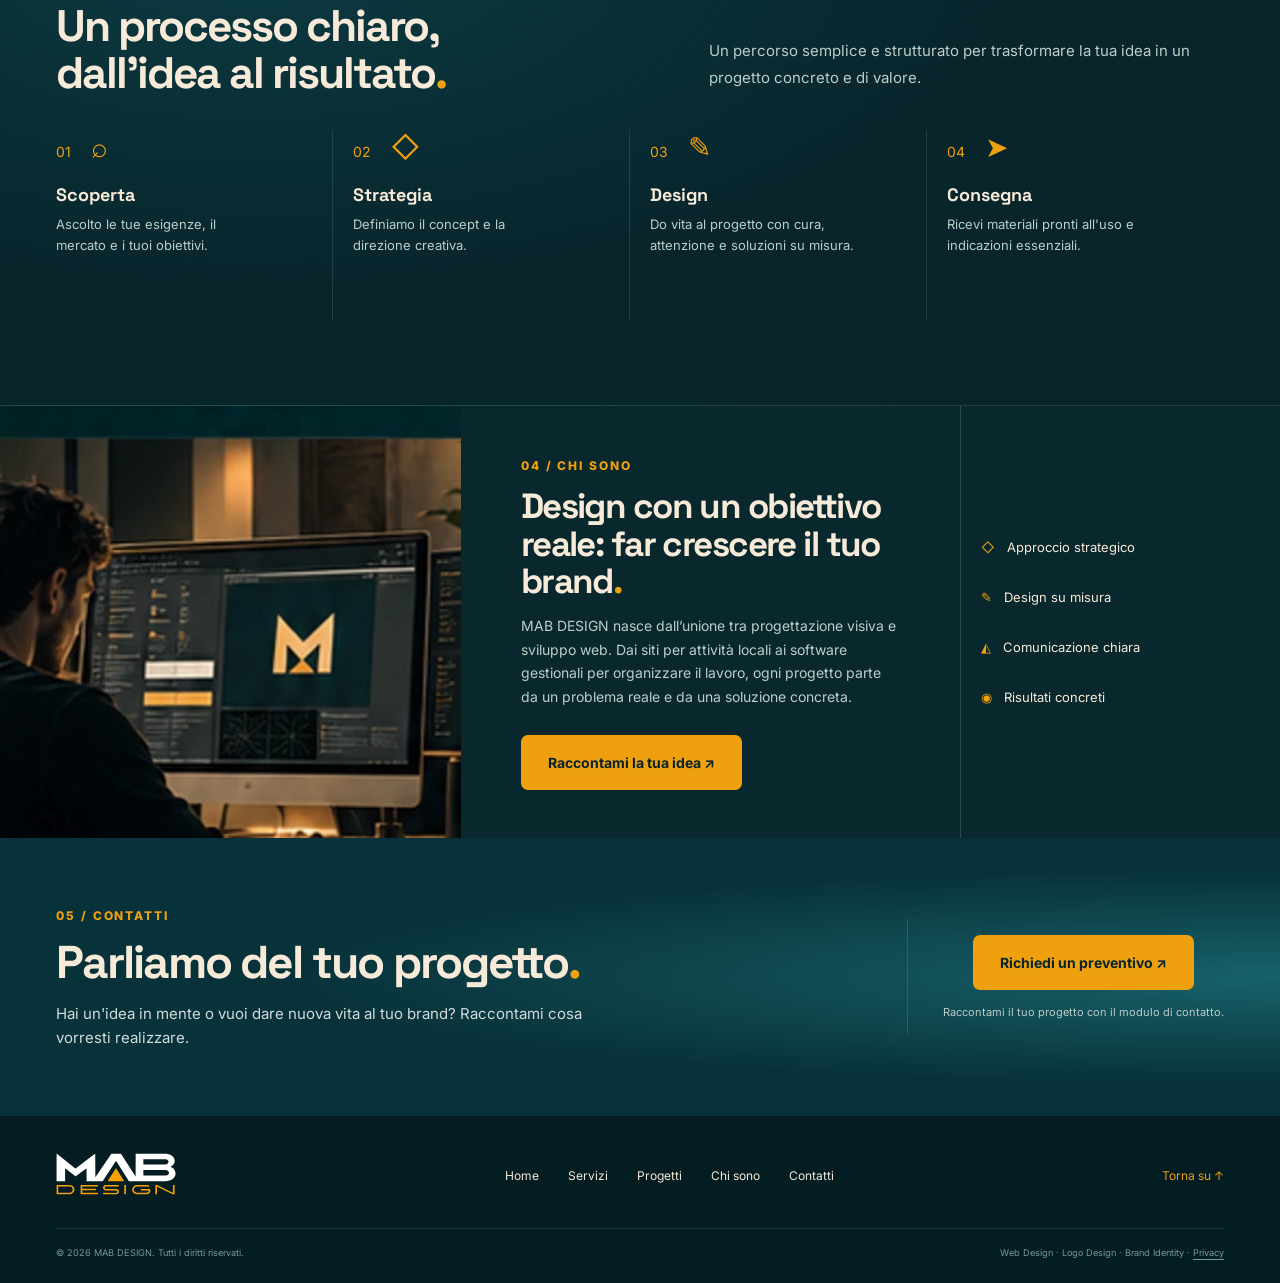
<file: homepage-precedente-20261011.html>
<!DOCTYPE html>

<html lang="it">
<head>
<meta charset="utf-8"/><meta content="width=device-width,initial-scale=1" name="viewport"/><meta content="#0F2C33" name="theme-color"/>
<title>MAB DESIGN | Siti web, identità visive e software su misura</title>
<meta content="MAB DESIGN realizza siti web, loghi, identità visive e software gestionali su misura. Scopri DepoTrack Solutions, la demo pubblica e gli studi creativi." name="description"/>
<meta content="website" property="og:type"/><meta content="MAB DESIGN | Siti web, identità visive e software su misura" property="og:title"/><meta content="Siti web, identità visive e applicazioni gestionali su misura. Scopri i progetti reali di MAB DESIGN." property="og:description"/>
<link rel="canonical" href="https://mab-design.github.io/homepage-precedente-20261011.html"/>
<meta name="robots" content="noindex,follow"/>
<meta property="og:site_name" content="MAB DESIGN"/>
<meta property="og:locale" content="it_IT"/>
<meta property="og:url" content="https://mab-design.github.io/"/>
<meta property="og:image" content="https://mab-design.github.io/hero-studio.webp"/>
<meta property="og:image:alt" content="MAB DESIGN | Siti web, identità visive e software su misura"/>
<meta name="twitter:card" content="summary_large_image"/>
<meta name="twitter:title" content="MAB DESIGN | Siti web, identità visive e software su misura"/>
<meta name="twitter:description" content="Siti web, identità visive e applicazioni gestionali su misura. Scopri i progetti reali di MAB DESIGN."/>
<meta name="twitter:image" content="https://mab-design.github.io/hero-studio.webp"/>
<script type="application/ld+json">{"@context":"https://schema.org","@type":"WebSite","name":"MAB DESIGN","url":"https://mab-design.github.io/","inLanguage":"it-IT"}</script>
<link href="favicon.svg" rel="icon" type="image/svg+xml"/><link href="https://fonts.googleapis.com" rel="preconnect"/><link crossorigin="" href="https://fonts.gstatic.com" rel="preconnect"/>
<link href="https://fonts.googleapis.com/css2?family=Inter:wght@400;500;600;700;800&amp;family=Space+Grotesk:wght@400;500;600;700&amp;display=swap" rel="stylesheet"/>
<link href="styles.css?v=mobile-20261010" rel="stylesheet"/>
</head>
<body>
<a class="skip-link" href="#home">Vai al contenuto</a>
<header class="header" id="top"><div class="shell navrow">
<a aria-label="MAB Design, torna all'inizio" class="brand" href="#home"><img alt="MAB DESIGN" height="80" src="logo-mab-web.svg" width="172"/></a>
<button aria-controls="siteNav" aria-expanded="false" aria-label="Apri il menu" class="menu-toggle" id="menuToggle" type="button"><span></span><span></span><span></span></button>
<nav aria-label="Navigazione principale" class="nav" id="siteNav"><a class="active" href="#home">Home</a><a href="#servizi">Servizi</a><a href="#progetti">Progetti</a><a href="#metodo">Metodo</a><a href="#chi-sono">Chi sono</a><a href="#contatti">Contatti</a></nav>
<a class="btn btn-primary header-cta" href="#contatti">Parliamone <span aria-hidden="true">↗</span></a>
</div></header>
<main>
<section class="hero" id="home"><div class="shell hero-wrap"><div class="hero-copy"><span class="eyebrow hero-eyebrow"><i></i> STUDIO CREATIVO · WEB &amp; BRAND</span><h1>Web design e<br/>identità visive<br/>con carattere<span class="dot">.</span></h1><p>Creo siti web, loghi e identità visive riconoscibili. Sviluppo anche software gestionali e applicazioni web su misura, partendo dalle esigenze concrete di chi li utilizza.</p><div class="actions"><a class="btn btn-primary" href="#progetti">Vedi i progetti <span aria-hidden="true">↗</span></a><a class="btn btn-outline" href="#contatti">Parliamone</a></div><div class="hero-tags"><span>◭   Logo Design</span><span>▣   Web Design</span><span>◈   Brand Identity</span></div></div><div aria-label="Scena creativa con laptop, applicazioni del logo e identità di MAB DESIGN" class="hero-visual" role="img"><img alt="" fetchpriority="high" src="hero-studio.webp"/></div></div><div class="hero-rule"></div></section>
<section class="section services" id="servizi"><div class="shell"><div class="section-intro"><div><span class="eyebrow">01 / SERVIZI</span><h2>Soluzioni creative<br/>per far crescere<br/>la tua attività<span class="dot">.</span></h2></div><p>Dal sito vetrina all’identità visiva, fino allo sviluppo di strumenti gestionali: un approccio personale per creare soluzioni chiare, riconoscibili e utili nel lavoro quotidiano.</p></div><div class="cards three"><article class="service-card"><div class="service-info"><span class="service-icon">◭</span><h3>Logo Design</h3><p>Loghi unici e distintivi che raccontano la tua identità e ti fanno riconoscere.</p><a href="#contatti">Scopri di più ↗</a></div><img alt="Applicazione di un monogramma su materiali brandizzati" loading="lazy" src="brand-card.webp"/></article><article class="service-card"><div class="service-info"><span class="service-icon">▣</span><h3>Web Design</h3><p>Realizzazione siti web responsive e chiari, pensati per raccontare attività e servizi.</p><a href="realizzazione-siti-web.html">Siti web su misura ↗</a></div><img alt="Layout digitale di un sito moderno" loading="lazy" src="web-card.webp"/></article><article class="service-card"><div class="service-info"><span class="service-icon">◈</span><h3>Brand Identity</h3><p>Sistemi visivi coerenti e professionali per una presenza di brand forte e riconoscibile.</p><a href="#contatti">Scopri di più ↗</a></div><img alt="Dettagli di un'identità visiva" loading="lazy" src="project-identity.webp"/></article></div><div class="software-highlight">
<div class="software-highlight-copy"><span class="eyebrow">SVILUPPO WEB &amp; SOFTWARE</span><h3>Software gestionali costruiti sulle attività reali<span class="dot">.</span></h3>
<p>Non soltanto siti web: realizzo interfacce e applicazioni gestionali su misura. Il progetto <strong>DepoTrack</strong> nasce per la gestione delle flotte autobus e mostra come rendere più leggibili mezzi, stati, posizioni e flussi operativi.</p></div>
<a class="btn btn-outline software-highlight-link" href="software-gestionali.html">Scopri lo sviluppo software ↗</a>
</div></div></section>
<section class="section projects" id="progetti"><div class="shell"><div class="section-intro compact"><div><span class="eyebrow">02 / PROGETTI</span><h2>Progetti selezionati<span class="dot">.</span></h2></div><p>Un progetto software sviluppato per la gestione delle flotte e studi creativi indipendenti. La demo pubblica di DepoTrack utilizza <strong>esclusivamente dati inventati</strong>, senza collegamenti ai sistemi operativi reali.</p></div><div class="featured-projects"><article class="featured-project featured-software"><div class="featured-cover depotrack-cover" role="img" aria-label="Esempio illustrativo della gestione degli stalli con codici completamente inventati"><div class="mock-top"><span>DEPOTRACK / VISTA DEPOSITO</span><strong>DATI FITTIZI</strong></div><div class="mock-totals"><span><b>24</b> MEZZI DEMO</span><span><b>03</b> FERMI DEMO</span><span><b>05</b> STALLI LIBERI</span></div><div class="mock-corridor">CORSIA A / SIMULAZIONE</div><div class="mock-grid"><span class="mock-slot occ"><small>STALL</small><b>D-201</b></span><span class="mock-slot occ"><small>STALL</small><b>D-202</b></span><span class="mock-slot stop"><small>STALL</small><b>D-203</b></span><span class="mock-slot occ"><small>STALL</small><b>D-204</b></span><span class="mock-slot free"><small>STALL</small><b>—</b></span><span class="mock-slot occ"><small>STALL</small><b>D-205</b></span><span class="mock-slot occ"><small>STALL</small><b>D-206</b></span><span class="mock-slot free"><small>STALL</small><b>—</b></span><span class="mock-slot stop"><small>STALL</small><b>D-207</b></span><span class="mock-slot occ"><small>STALL</small><b>D-208</b></span><span class="mock-slot free"><small>STALL</small><b>—</b></span><span class="mock-slot occ"><small>STALL</small><b>D-209</b></span></div></div><div class="featured-info"><span class="eyebrow">01 / PROGETTO SVILUPPATO · DEMO CON DATI FITTIZI</span><h3>DepoTrack Solutions</h3><p>Un ecosistema per la gestione operativa di flotte autobus e depositi: software su misura, organizzazione degli stalli e visualizzazione delle informazioni. La demo pubblica contiene <strong>esclusivamente dati inventati</strong>.</p><a class="featured-link" href="depotrack-demo.html?v=mobile-20261010">Esplora la demo sicura <span aria-hidden="true">↗</span></a></div></article></div><div class="concept-subhead"><span class="eyebrow">LABORATORIO CREATIVO</span><h3>Concept e sperimentazioni<span class="dot">.</span></h3><p>Studi visivi indipendenti: non sono lavori commissionati.</p></div><div class="cards three project-grid"><article class="project-card"><img alt="Concept di sito web per architettura" loading="lazy" src="project-architecture.webp"/><div class="project-caption"><div><h3>Architecture Concept</h3><p>Brand &amp; Site Web · studio concettuale</p></div><span aria-hidden="true">↗</span></div><button aria-label="Apri il concept Architecture Concept" class="project-open" data-project="architecture" type="button"><span class="sr-only">Apri concept</span></button></article><article class="project-card"><img alt="Concept di branding naturale" loading="lazy" src="project-identity.webp"/><div class="project-caption"><div><h3>Natural Identity</h3><p>Brand Identity · studio concettuale</p></div><span aria-hidden="true">↗</span></div><button aria-label="Apri il concept Natural Identity" class="project-open" data-project="identity" type="button"><span class="sr-only">Apri concept</span></button></article><article class="project-card"><img alt="Concept sito web su laptop" loading="lazy" src="project-web.webp"/><div class="project-caption"><div><h3>Digital Experience</h3><p>Web Design · studio concettuale</p></div><span aria-hidden="true">↗</span></div><button aria-label="Apri il concept Digital Experience" class="project-open" data-project="digital" type="button"><span class="sr-only">Apri concept</span></button></article></div></div></section>
<section class="section method" id="metodo"><div class="shell"><div class="section-intro compact"><div><span class="eyebrow">03 / METODO</span><h2>Un processo chiaro,<br/>dall'idea al risultato<span class="dot">.</span></h2></div><p>Un percorso semplice e strutturato per trasformare la tua idea in un progetto concreto e di valore.</p></div><div class="steps"><div class="step"><span>01</span><b>⌕</b><h3>Scoperta</h3><p>Ascolto le tue esigenze, il mercato e i tuoi obiettivi.</p></div><div class="step"><span>02</span><b>◇</b><h3>Strategia</h3><p>Definiamo il concept e la direzione creativa.</p></div><div class="step"><span>03</span><b>✎</b><h3>Design</h3><p>Do vita al progetto con cura, attenzione e soluzioni su misura.</p></div><div class="step"><span>04</span><b>➤</b><h3>Consegna</h3><p>Ricevi materiali pronti all'uso e indicazioni essenziali.</p></div></div></div></section>
<section class="about" id="chi-sono"><div class="about-image"><img alt="Postazione creativa con monitor e progetto di design" loading="lazy" src="studio-work.webp"/></div><div class="about-content"><span class="eyebrow">04 / CHI SONO</span><h2>Design con un obiettivo reale: far crescere il tuo brand<span class="dot">.</span></h2><p>MAB DESIGN nasce dall’unione tra progettazione visiva e sviluppo web. Dai siti per attività locali ai software gestionali per organizzare il lavoro, ogni progetto parte da un problema reale e da una soluzione concreta.</p><a class="btn btn-primary" href="#contatti">Raccontami la tua idea ↗</a></div><div class="about-points"><p>◇   Approccio strategico</p><p>✎   Design su misura</p><p>◭   Comunicazione chiara</p><p>◉   Risultati concreti</p></div></section>
<section class="contact" id="contatti"><div class="shell contact-row"><div><span class="eyebrow">05 / CONTATTI</span><h2>Parliamo del tuo progetto<span class="dot">.</span></h2><p>Hai un'idea in mente o vuoi dare nuova vita al tuo brand? Raccontami cosa vorresti realizzare.</p></div><div class="contact-actions"><button class="btn btn-primary" id="copyMessage" type="button">Richiedi un preventivo ↗</button><span id="messageStatus" role="status">Raccontami il tuo progetto con il modulo di contatto.</span></div></div></section>

<dialog class="mab-dialog project-dialog" id="projectDialog" aria-labelledby="projectDialogTitle">
  <div class="dialog-top"><span class="eyebrow">PROGETTO DIMOSTRATIVO</span><button type="button" class="dialog-close" data-close="projectDialog" aria-label="Chiudi anteprima">×</button></div>
  <img id="projectDialogImage" src="project-architecture.webp" alt="" width="550" height="266">
  <h2 id="projectDialogTitle">Concept</h2><p id="projectDialogText"></p>
  <p class="dialog-disclaimer">Studio visivo dimostrativo: non è un progetto commissionato da un cliente.</p>
</dialog>
<dialog class="mab-dialog contact-dialog" id="contactDialog" aria-labelledby="contactDialogTitle">
  <div class="dialog-top"><span class="eyebrow">PARLIAMONE</span><button type="button" class="dialog-close" data-close="contactDialog" aria-label="Chiudi contatti">×</button></div>
  <h2 id="contactDialogTitle">Raccontami il tuo progetto<span class="dot">.</span></h2>
  <p class="dialog-intro">Raccontami la tua idea: ti risponderò all’indirizzo che indichi. Non occorre registrarsi.</p>
  <form id="contactForm" class="contact-form" method="post" novalidate>
    <label for="contactName">Nome <span aria-hidden="true">*</span></label>
    <input id="contactName" name="name" autocomplete="name" placeholder="Come ti chiami?" maxlength="80" minlength="2" required>
    <label for="contactEmail">Email <span aria-hidden="true">*</span></label>
    <input id="contactEmail" name="email" autocomplete="email" type="email" placeholder="nome@esempio.it" maxlength="150" required>
    <label for="contactService">Di cosa hai bisogno?</label>
    <select id="contactService" name="service"><option value="Sito web">Sito web</option><option value="Logo design">Logo design</option><option value="Brand identity">Brand identity</option><option value="Altro progetto">Altro progetto</option><option value="Privacy / esercizio diritti">Privacy e dati personali</option></select>
    <label for="contactDetails">Parlami del progetto <span aria-hidden="true">*</span></label>
    <textarea id="contactDetails" name="message" rows="5" minlength="15" maxlength="2000" required placeholder="Che cosa hai in mente? Qual è il risultato che vuoi ottenere?"></textarea>
    <div class="spam-trap" aria-hidden="true"><label for="contactWebsite">Lascia vuoto questo campo</label><input id="contactWebsite" name="_gotcha" type="text" tabindex="-1" autocomplete="off"></div>
    <input type="hidden" name="_subject" value="Nuova richiesta dal sito MAB DESIGN">
    <p class="privacy-note">I dati inseriti saranno utilizzati per rispondere alla tua richiesta. Il servizio di invio è gestito da Formspree. Prima di inviare, consulta l’<a href="privacy.html" target="_blank" rel="noopener noreferrer">informativa privacy</a>.</p>
    <button id="contactSubmit" type="submit" class="btn btn-primary" disabled>Invia richiesta ↗</button>
    <p id="contactFormStatus" class="form-status" role="status" aria-live="polite">Modulo non ancora collegato: manca l’attivazione del servizio di ricezione.</p>
  </form>
</dialog>
</main>
<footer class="footer"><div class="shell foot-main"><a aria-label="Torna all'inizio" href="#home"><img alt="MAB DESIGN" src="logo-mab-web.svg" width="120"/></a><nav aria-label="Navigazione piè di pagina"><a href="#home">Home</a><a href="#servizi">Servizi</a><a href="#progetti">Progetti</a><a href="#chi-sono">Chi sono</a><a href="#contatti">Contatti</a></nav><a class="backtop" href="#top">Torna su ↑</a></div><div class="shell foot-bottom"><small>© <span id="year"></span> MAB DESIGN. Tutti i diritti riservati.</small><small>Web Design · Logo Design · Brand Identity · <a href="privacy.html" style="color:inherit;text-decoration:underline;text-underline-offset:3px">Privacy</a></small></div></footer>
<script src="contact-settings.js"></script>
<script defer="" src="script.js"></script>
</body></html>
</file>
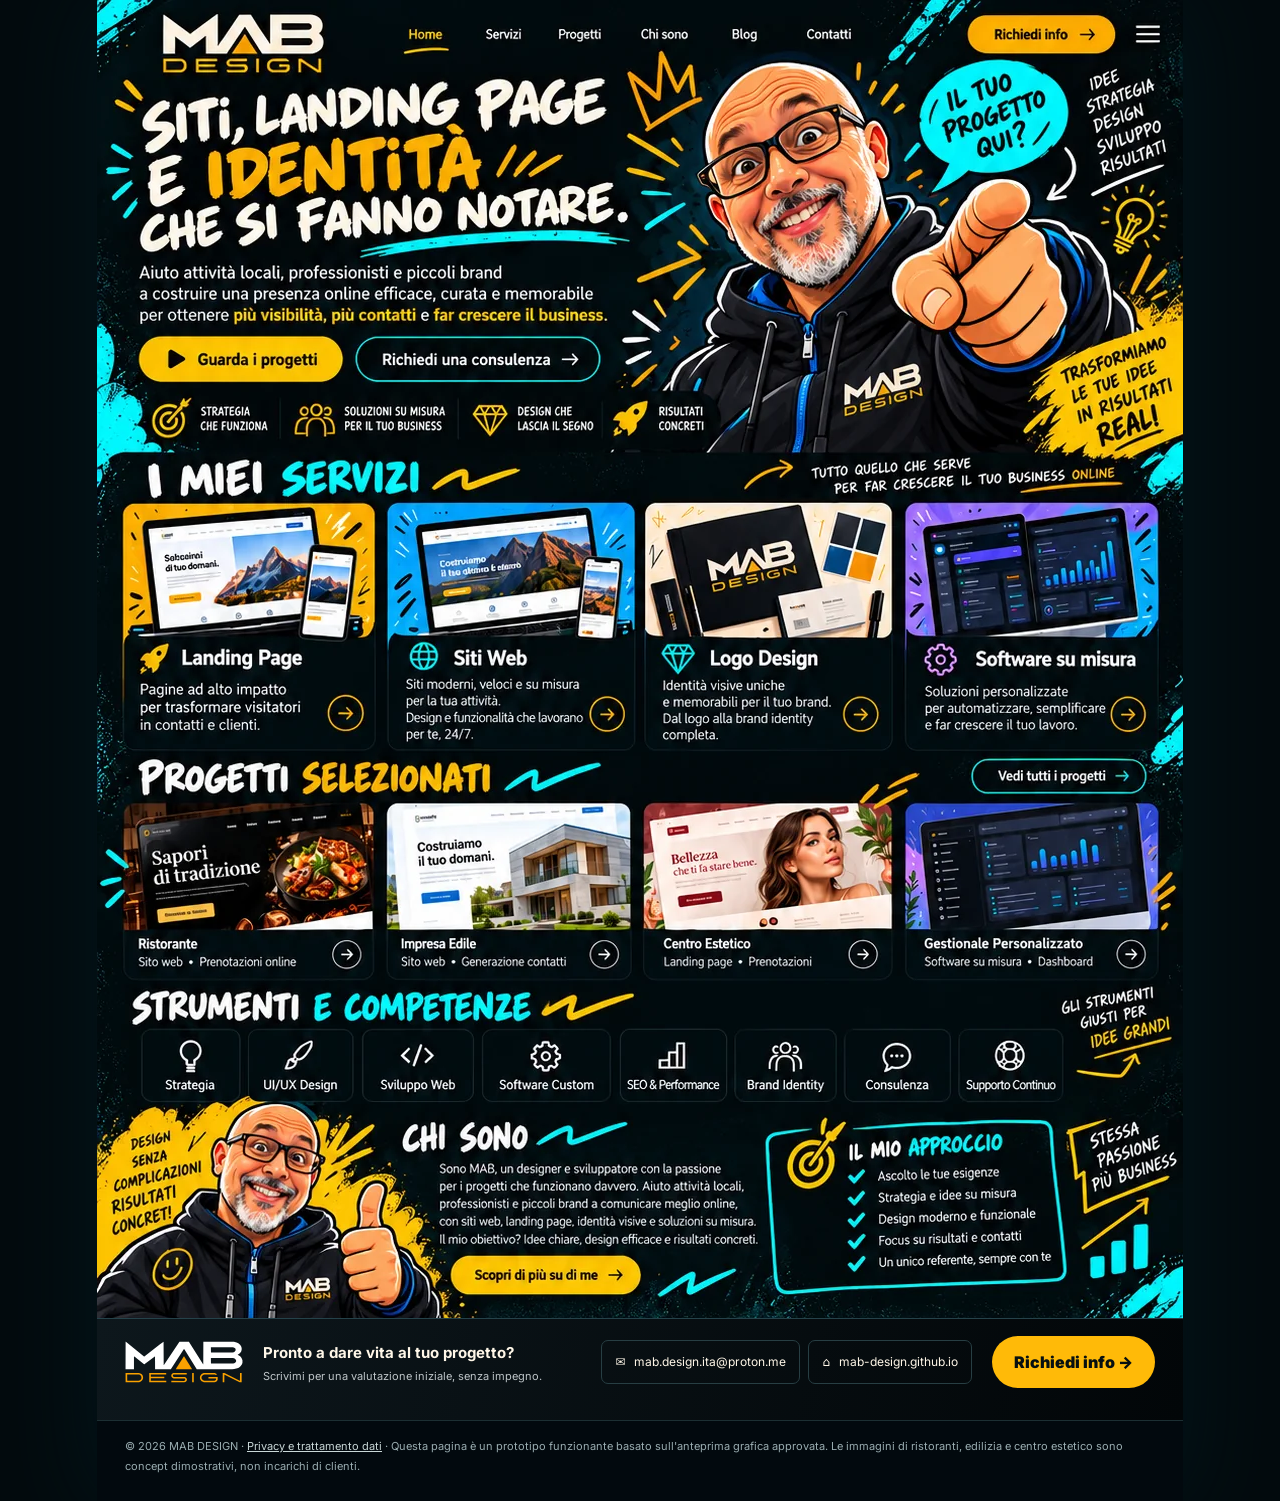
<file: landing-illustrata.html>
<!DOCTYPE html>
<html lang="it">
<head>
  <meta charset="utf-8">
  <meta name="viewport" content="width=device-width,initial-scale=1">
  <meta name="theme-color" content="#030b0e">
  <meta name="robots" content="noindex,follow">
  <title>MAB DESIGN — Idee che si fanno notare | Landing page</title>
  <meta name="description" content="Siti web, landing page, identità visiva e software gestionali. MAB DESIGN: soluzioni digitali con carattere per attività e imprese.">
  <link rel="canonical" href="https://mab-design.github.io/landing-illustrata.html">
  <link rel="icon" href="favicon.svg" type="image/svg+xml">
  <link href="https://fonts.googleapis.com/css2?family=Inter:wght@400;500;600;700;800;900&family=Permanent+Marker&display=swap" rel="stylesheet">
  <style>
    :root{--black:#030b0e;--panel:#0a141a;--panel2:#111d26;--gold:#ffba08;--aqua:#00e3eb;--cream:#fff7e8;--muted:#c0cbcb;--edge:#2e4750}
    *,*:before,*:after{box-sizing:border-box}
    html{scroll-behavior:smooth} body{margin:0;background:var(--black);color:var(--cream);font:400 16px/1.5 Inter,system-ui,sans-serif}
    button,input,textarea,select{font:inherit} a{color:inherit} a:focus-visible,button:focus-visible,input:focus-visible,textarea:focus-visible,select:focus-visible{outline:3px solid var(--gold);outline-offset:4px}
    .sr-only{position:absolute;width:1px;height:1px;padding:0;margin:-1px;overflow:hidden;clip:rect(0,0,0,0);white-space:nowrap;border:0}
    .skip{position:absolute;left:10px;top:-60px;z-index:50;background:var(--gold);color:var(--black);padding:10px 17px}.skip:focus{top:8px}
    .frame{max-width:1086px;margin:0 auto;box-shadow:0 0 90px #031d2499;position:relative;background:#02090e}
    .poster{width:100%;position:relative;aspect-ratio:1086/1318;overflow:hidden}
    .poster-art{display:block;width:100%;height:auto;user-select:none;-webkit-user-drag:none}
    .hotspot{position:absolute;display:block;border-radius:10px;cursor:pointer;background:transparent;border:0;padding:0;appearance:none;text-indent:-9999px;overflow:hidden}
    .hotspot:hover{box-shadow:inset 0 0 0 2px var(--gold);background:rgba(255,186,8,.035)}
    /* Existing painted yellow or cyan pills need a glow, not a second, misaligned stroke. */
    .hotspot-filled:hover{box-shadow:0 0 10px 1px rgba(255,186,8,.55);background:rgba(255,186,8,.055)}
    .hotspot-outlined:hover{box-shadow:0 0 11px 1px rgba(255,186,8,.43);background:rgba(255,186,8,.095)}
    .hotspot-nav{border-radius:3px}
    .hotspot-nav:hover{box-shadow:inset 0 -2px 0 var(--gold);background:transparent}
    .hotspot-pill{border-radius:999px}
    .hotspot-card{border-radius:12px}
    .hotspot:focus-visible{outline:4px solid var(--gold);outline-offset:-5px;box-shadow:0 0 12px var(--gold)}
    /* Persistent, real HTML control: visible whenever the illustrated desktop header has scrolled away. */
    .back-to-header{position:fixed;z-index:70;right:20px;bottom:22px;display:flex;align-items:center;gap:8px;
      color:#061116;background:var(--gold);font:800 13px Inter,system-ui,sans-serif;
      padding:12px 17px;border:2px solid #101d22;border-radius:999px;cursor:pointer;
      box-shadow:0 8px 26px rgba(0,0,0,.45)}
    .back-to-header:hover{background:#ffd256;box-shadow:0 0 0 2px #ffba0880,0 8px 26px #0009}
    .back-to-header:focus-visible{outline:3px solid var(--gold);outline-offset:3px}
    .back-to-header[hidden]{display:none!important}
    @media(max-width:800px){.back-to-header{display:none!important}}

    .jump{position:absolute;left:0;width:1px;height:1px}
    .poster-footnote{position:absolute;right:2.5%;top:75.7%;background:#031016dd;border-radius:3px;border:1px solid #00ddeb3f;padding:2px 6px;color:#b6edf0;font-size:clamp(7px,.8vw,10px);pointer-events:none}
    .footer{border-top:1px solid #25424a;background:linear-gradient(105deg,#0d171c,#020608);padding:17px 28px 32px;display:flex;align-items:center;justify-content:space-between;gap:20px;flex-wrap:wrap}
    .footer img{display:block;width:118px;height:auto}
    .footer-message{flex:1;min-width:180px}.footer-message b{font-size:15px}.footer-message p{margin:3px 0 0;color:#bfc6c9;font-size:11px}
    .footer-links{display:flex;gap:8px;flex-wrap:wrap;align-items:center}.footer-links a{border:1px solid #273e43;border-radius:7px;padding:12px 13px;text-decoration:none;font-size:12px}.footer-links a:hover{border-color:var(--aqua);color:var(--aqua)}
    .cta{display:inline-flex;align-items:center;justify-content:center;gap:10px;padding:14px 22px;font-weight:900;color:#071011;background:var(--gold);border:0;border-radius:30px;text-decoration:none;cursor:pointer;white-space:nowrap}.cta:hover{background:#ffda62;transform:translateY(-1px)}
    .legal{max-width:1086px;margin:0 auto;padding:16px 28px 24px;color:#9aadb1;font-size:11px;line-height:1.8;border-top:1px solid #1c2f33}
    .legal a{color:#c9d7d7}
    .mobile{display:none}
    /* Desktop: use the real HTML footer, never the fictional raster contacts. */
    @media(min-width:801px){.frame>.footer{display:flex}}
    /* Contact form available on desktop and mobile via real native dialog */
    dialog{max-height:min(93vh,850px);overflow:auto;background:#0b1920;color:var(--cream);width:min(540px,calc(100% - 24px));border:1px solid #36a8ad80;border-radius:14px;padding:0;box-shadow:0 26px 80px #000b}
    dialog::backdrop{background:#01070cdb;backdrop-filter:blur(7px)}
    .modal-inner{padding:25px 29px 32px}.modal-head{display:flex;justify-content:space-between;gap:15px;align-items:start}.modal-head h2{font:normal clamp(26px,4vw,35px)/1.2 'Permanent Marker',sans-serif;letter-spacing:0;margin:0 0 5px;color:var(--gold)}
    .close{border:1px solid #33565b;background:#102a31;color:white;border-radius:50%;width:37px;height:37px;font-size:24px;line-height:1;cursor:pointer;flex:none}
    .modal-sub{color:#b6cad0;font-size:14px;margin:0 0 20px;line-height:1.65}
    .field{margin-bottom:14px}.field label{display:block;font-size:12px;font-weight:800;margin:0 0 7px}
    .field input,.field select,.field textarea{width:100%;background:#061218;color:#fff;border:1px solid #45636d;border-radius:7px;padding:12px;font-size:14px}.field input::placeholder,.field textarea::placeholder{color:#819ba4}
    .field textarea{min-height:120px;resize:vertical}.twocol{display:grid;grid-template-columns:1fr 1fr;gap:12px}
    .privacy{font-size:11px;line-height:1.65;color:#bbd2d4;margin:10px 0 16px}.privacy a{color:var(--gold)}
    .submit{width:100%;font-size:14px}.submit:disabled{opacity:.5;cursor:not-allowed}
    .status{min-height:20px;font-size:12px;color:#c6d5d7;margin:12px 0 0}.status.success{color:#adf3c8}.status.error{color:#ffa9a1}
    .trap{position:absolute;left:-9999px;width:1px;height:1px;overflow:hidden}
    /* Tablet and mobile: rebuild the exact visual language with live, readable layout */
    @media(max-width:800px){
      .poster{display:none}.mobile{display:block;overflow:hidden;background:#03090d}
      .mnav{display:flex;align-items:center;gap:13px;padding:14px 16px 10px;border-bottom:1px solid #1c3036}.mnav img{width:124px;height:auto;display:block}.mnav .cta{margin-left:auto;font-size:11px;padding:10px 15px}
      .mhero{position:relative;padding:22px 18px 0;background:radial-gradient(ellipse at 15% 30%,#0e35404d,transparent 70%),#03090d}
      .mhero:before{content:'//';font:900 38px Inter;position:absolute;right:24px;top:10px;color:var(--aqua);transform:rotate(-18deg)}
      .brush{font-family:'Permanent Marker','Trebuchet MS',sans-serif;line-height:1.12;text-transform:uppercase;font-weight:400;letter-spacing:-.02em}
      .mhero h1{font-size:clamp(37px,8.8vw,70px);max-width:620px;margin:15px 0 13px}.gold{color:var(--gold)}.aqua{color:var(--aqua)}
      .mhero .tag{font-size:11px;text-transform:uppercase;letter-spacing:.12em;font-weight:900;color:var(--aqua)}
      .mhero .lead{font-size:14px;color:#e1eeee;line-height:1.67;margin:0 0 18px;max-width:600px}
      .mcta{display:flex;flex-wrap:wrap;gap:11px;align-items:center}.mcta .cta{font-size:13px}.outline{border:2px solid var(--aqua);background:none;color:#fff}.outline:hover{background:#02383e}
      .mhero-art{display:block;width:100%;max-width:572px;height:auto;margin:20px auto 6px;aspect-ratio:auto;object-fit:contain;object-position:center}
      .mstripe{border-top:1px solid #29454a;background:#07151b;padding:12px 13px;text-align:center;display:flex;justify-content:space-around;gap:12px;flex-wrap:wrap;font-size:10px;font-weight:900;color:#ffcd36;line-height:1.5}
      .msection{padding:30px 14px 15px}.msection h2{font-size:clamp(27px,7vw,42px);margin:0 0 19px}.brushline{width:90px;height:5px;border-radius:99px;background:var(--gold);display:inline-block;vertical-align:middle;transform:rotate(-4deg);margin-left:8px}
      .cards{display:grid;grid-template-columns:repeat(2,minmax(0,1fr));gap:11px}.card{min-width:0;background:#071319;border:1px solid #1d383f;border-radius:12px;overflow:hidden}.card img{display:block;width:100%;height:auto;aspect-ratio:245/128;object-fit:cover}.card-in{padding:12px 12px 15px}.card h3{font-size:15px;line-height:1.18;margin:0 0 5px;font-weight:800}.card p{font-size:11px;color:#d2dde0;margin:0 0 11px;line-height:1.5}.card a,.card button{color:var(--gold);background:none;border:1px solid #98710e;border-radius:50%;display:grid;place-items:center;width:31px;height:31px;font-size:19px;text-decoration:none;cursor:pointer;margin-left:auto}
      .concept{color:#90cdd0;font-size:10px;font-weight:800;margin:0 0 5px;letter-spacing:.08em;text-transform:uppercase}
      .mtools{display:grid;grid-template-columns:repeat(4,1fr);gap:8px}.tool{border:1px solid #29414a;border-radius:9px;background:#0a1218;padding:12px 5px;text-align:center;font-size:9px;line-height:1.4}.tool i{display:block;font-style:normal;font-size:23px;color:#fff;margin-bottom:5px}
      .mabout{display:grid;grid-template-columns:1fr;gap:14px}.mabout img{display:block;width:min(100%,480px);height:auto;aspect-ratio:323/219;object-fit:cover;border-radius:10px}.mabout p{font-size:13px;color:#d9e4e6;line-height:1.72;margin:0 0 17px}.mcheck{border:1px solid var(--aqua);padding:18px;border-radius:10px}.mcheck h3{font-size:23px;margin:0 0 8px;color:#fff}.mcheck ul{margin:0;padding-left:18px;font-size:12px;line-height:1.9;color:#d7eaeb}.mcheck li::marker{color:var(--aqua)}
      .footer{padding:19px 16px 24px}.footer img{width:116px}.footer-message{min-width:145px}.footer-links a{font-size:12px}.footer .cta{width:100%}
    }
    @media(max-width:440px){.mcta .cta{width:100%}.cards{gap:9px}.card-in{padding:10px}.card h3{font-size:13px}.card p{font-size:10px}.tool{font-size:8px}.mhero h1{font-size:clamp(34px,9.7vw,45px)}.twocol{grid-template-columns:1fr}.modal-inner{padding:22px}}
    @media(prefers-reduced-motion:reduce){html{scroll-behavior:auto}*,*:before,*:after{transition:none!important}}
  </style>
</head>
<body>
<a class="skip" href="#servizi">Salta ai servizi</a>
<div class="frame" id="home">
  <main>
    <div class="poster" role="group" aria-label="MAB DESIGN, presentazione illustrata fedelmente riprodotta dall'anteprima approvata">
      <img class="poster-art" src="landing-poster.webp" width="1086" height="1448" alt="MAB DESIGN: siti web, landing page, identità visive e software su misura. Caricatura dell'autore, servizi, progetti, competenze e presentazione personale.">
      <span class="jump" id="servizi" style="top:34.52%"></span>
      <span class="jump" id="progetti" style="top:56.76%"></span>
      <span class="jump" id="competenze" style="top:73.11%"></span>
      <span class="jump" id="chi-sono" style="top:82.07%"></span>
      <a class="hotspot hotspot-nav" style="left:27.808%;top:1.593%;width:4.328%;height:2.428%" href="#home" data-scroll-top="true" aria-label="Home">Home</a>
      <a class="hotspot hotspot-nav" style="left:34.162%;top:1.593%;width:4.512%;height:2.428%" href="#servizi" aria-label="Servizi">Servizi</a>
      <a class="hotspot hotspot-nav" style="left:40.516%;top:1.593%;width:6.169%;height:2.428%" href="#progetti" aria-label="Progetti">Progetti</a>
      <a class="hotspot hotspot-nav" style="left:47.882%;top:1.593%;width:7.09%;height:2.428%" href="#chi-sono" aria-label="Chi sono">Chi sono</a>
      <a class="hotspot hotspot-nav" style="left:62.983%;top:1.593%;width:7.274%;height:2.428%" href="#contatti" aria-label="Contatti">Contatti</a>
      <button class="hotspot hotspot-pill hotspot-filled open-contact" style="left:80.11%;top:1.138%;width:13.72%;height:2.959%" aria-label="Richiedi informazioni">Richiedi info</button>
      <a class="hotspot hotspot-pill hotspot-filled" style="left:3.867%;top:25.493%;width:18.785%;height:3.49%" href="#progetti" aria-label="Guarda i progetti">Guarda i progetti</a>
      <button class="hotspot hotspot-pill hotspot-outlined open-contact" style="left:23.757%;top:25.493%;width:22.652%;height:3.49%" aria-label="Richiedi una consulenza">Richiedi consulenza</button>
      <button class="hotspot hotspot-card open-contact" style="left:2.394%;top:38.164%;width:23.204%;height:18.816%" aria-label="Richiedi una landing page">Landing page</button>
      <button class="hotspot hotspot-card open-contact" style="left:26.703%;top:38.164%;width:22.928%;height:18.816%" aria-label="Richiedi un sito web">Siti web</button>
      <button class="hotspot hotspot-card open-contact" style="left:50.368%;top:38.164%;width:23.02%;height:18.816%" aria-label="Richiedi logo e identità visiva">Logo design</button>
      <a class="hotspot hotspot-card" style="left:74.309%;top:38.164%;width:23.481%;height:18.816%" href="software-gestionali.html" aria-label="Scopri software su misura">Software su misura</a>
      <button class="hotspot hotspot-card concept-trigger" data-concept="Ristorante — studio grafico non commissionato" style="left:2.394%;top:60.926%;width:23.204%;height:13.581%" aria-label="Apri concept ristorante">Ristorante</button>
      <button class="hotspot hotspot-card concept-trigger" data-concept="Impresa edile — studio grafico non commissionato" style="left:26.703%;top:60.926%;width:22.836%;height:13.581%" aria-label="Apri concept impresa edile">Impresa edile</button>
      <button class="hotspot hotspot-card concept-trigger" data-concept="Centro estetico — studio grafico non commissionato" style="left:50.368%;top:60.926%;width:23.02%;height:13.581%" aria-label="Apri concept centro estetico">Centro estetico</button>
      <a class="hotspot hotspot-card" style="left:74.309%;top:60.926%;width:23.481%;height:13.581%" href="depotrack-demo.html" aria-label="Apri demo gestionale DepoTrack con dati fittizi">Gestionale personalizzato</a>
      <button class="hotspot hotspot-pill hotspot-filled open-contact" style="left:32.505%;top:95.22%;width:17.587%;height:2.959%" aria-label="Scopri di più su MAB DESIGN">Scopri di più</button>
      <a class="hotspot hotspot-pill hotspot-outlined" style="left:80.479%;top:57.511%;width:15.285%;height:1.973%" href="#progetti" aria-label="Vedi tutti i progetti">Vedi tutti i progetti</a>
      </div>
    <div class="mobile">
      <header class="mnav"><a href="./" aria-label="MAB DESIGN sito principale"><img src="logo-mab-web.svg" alt="MAB DESIGN"></a><button class="cta open-contact">Richiedi info →</button></header>
      <section class="mhero" aria-labelledby="mhero-title">
        <span class="tag">MAB DESIGN · SITI, LANDING PAGE E IDENTITÀ</span>
        <h1 id="mhero-title" class="brush">Siti, landing page e <span class="gold">identità</span> che si fanno notare.</h1>
        <p class="lead">Aiuto attività locali, professionisti e piccoli brand a costruire una presenza online efficace, curata e memorabile. L’obiettivo: più visibilità, più contatti e opportunità concrete.</p>
        <div class="mcta"><a href="#progetti-mobile" class="cta">▶ Guarda i progetti</a><button class="cta outline open-contact">Richiedi una consulenza →</button></div>
        <img src="landing-hero.webp" class="mhero-art" width="572" height="394" alt="Caricatura in stile fumetto dell'autore MAB DESIGN che indica lo spettatore" loading="eager">
      </section>
      <div class="mstripe"><span>◎ STRATEGIA CHE FUNZIONA</span><span>◈ DESIGN CHE LASCIA IL SEGNO</span><span>✦ RISULTATI CONCRETI</span></div>
      <section class="msection" id="servizi-mobile" aria-labelledby="mservices-title">
        <h2 class="brush" id="mservices-title">I MIEI <span class="aqua">SERVIZI</span><span class="brushline"></span></h2>
        <div class="cards">
          <article class="card"><img src="landing-service-landing.webp" alt="Mockup colorato di landing page" loading="lazy"><div class="card-in"><h3>🚀 Landing Page</h3><p>Pagine mirate a trasformare visitatori interessati in richieste di contatto.</p><button class="open-contact" aria-label="Chiedi una landing page">→</button></div></article>
          <article class="card"><img src="landing-service-web.webp" alt="Mockup sito web su computer e smartphone" loading="lazy"><div class="card-in"><h3>🌐 Siti Web</h3><p>Siti responsive moderni e su misura, per raccontare la tua attività.</p><button class="open-contact" aria-label="Chiedi un sito web">→</button></div></article>
          <article class="card"><img src="landing-service-brand.webp" alt="Identità grafica con logo e colori" loading="lazy"><div class="card-in"><h3>✦ Logo Design</h3><p>Identità visive memorabili, per un brand riconoscibile.</p><button class="open-contact" aria-label="Chiedi un logo">→</button></div></article>
          <article class="card"><img src="landing-service-software.webp" alt="Dashboard software gestionale" loading="lazy"><div class="card-in"><h3>⚙ Software su misura</h3><p>Applicazioni e dashboard pensate per semplificare il tuo lavoro.</p><a href="software-gestionali.html" aria-label="Scopri lo sviluppo software">→</a></div></article>
        </div>
      </section>
      <section class="msection" id="progetti-mobile" aria-labelledby="mprojects-title">
        <h2 class="brush" id="mprojects-title">PROGETTI <span class="gold">SELEZIONATI</span><span class="brushline" style="background:var(--aqua)"></span></h2>
        <p class="concept">Le prime tre anteprime sono studi visivi, non progetti commissionati.</p>
        <div class="cards">
          <article class="card"><img src="landing-project-restaurant.webp" alt="Concept sito per ristorante" loading="lazy"><div class="card-in"><h3>Ristorante</h3><p>Concept · Sito web</p><button class="concept-trigger" data-concept="Ristorante — studio grafico non commissionato" aria-label="Informazioni sul concept ristorante">→</button></div></article>
          <article class="card"><img src="landing-project-building.webp" alt="Concept sito per impresa edile" loading="lazy"><div class="card-in"><h3>Impresa edile</h3><p>Concept · Sito web</p><button class="concept-trigger" data-concept="Impresa edile — studio grafico non commissionato" aria-label="Informazioni sul concept impresa edile">→</button></div></article>
          <article class="card"><img src="landing-project-beauty.webp" alt="Concept sito per centro estetico" loading="lazy"><div class="card-in"><h3>Centro estetico</h3><p>Concept · Landing page</p><button class="concept-trigger" data-concept="Centro estetico — studio grafico non commissionato" aria-label="Informazioni sul concept centro estetico">→</button></div></article>
          <article class="card"><img src="landing-project-dashboard.webp" alt="Dashboard dimostrativa di un gestionale" loading="lazy"><div class="card-in"><h3>DepoTrack</h3><p>Software sviluppato · Demo con dati fittizi</p><a href="depotrack-demo.html" aria-label="Prova la demo DepoTrack">→</a></div></article>
        </div>
      </section>
      <section class="msection" aria-labelledby="mtools-title"><h2 class="brush" id="mtools-title">STRUMENTI <span class="aqua">E COMPETENZE</span></h2><div class="mtools"><div class="tool"><i>◎</i>Strategia</div><div class="tool"><i>✎</i>UI/UX Design</div><div class="tool"><i>⌘</i>Sviluppo Web</div><div class="tool"><i>⚙</i>Software Custom</div><div class="tool"><i>▥</i>SEO di base</div><div class="tool"><i>◈</i>Brand Identity</div><div class="tool"><i>♙</i>Consulenza</div><div class="tool"><i>◉</i>Supporto</div></div></section>
      <section class="msection mabout" id="about-mobile" aria-labelledby="mabout-title"><img src="landing-about.webp" alt="Caricatura sorridente di MAB DESIGN che mostra il pollice alzato" loading="lazy"><div><h2 class="brush" id="mabout-title">CHI SONO <span class="aqua">〰</span></h2><p>Sono Mauro, il creatore di MAB DESIGN. Progetto siti web, landing page, identità visive e strumenti digitali partendo da bisogni concreti, senza complicazioni inutili.</p><button class="cta open-contact">Scopri di più su di me →</button></div><div class="mcheck"><h3 class="brush">IL MIO <span class="aqua">APPROCCIO</span></h3><ul><li>Ascolto le tue esigenze</li><li>Strategia e idee su misura</li><li>Design funzionale e riconoscibile</li><li>Focus su risultati e contatti</li><li>Un referente diretto</li></ul></div></section>
    </div>
  </main>
  <footer class="footer" id="contatti">
    <a href="./" aria-label="MAB DESIGN sito principale"><img src="logo-mab-web.svg" alt="MAB DESIGN"></a>
    <div class="footer-message"><b>Pronto a dare vita al tuo progetto?</b><p>Scrivimi per una valutazione iniziale, senza impegno.</p></div>
    <div class="footer-links"><a href="mailto:mab.design.ita@proton.me" aria-label="Invia un'email a MAB DESIGN">✉ &nbsp; mab.design.ita@proton.me</a><a href="./" aria-label="Visita MAB DESIGN">⌂ &nbsp; mab-design.github.io</a></div>
    <button class="cta open-contact">Richiedi info →</button>
  </footer>
  <div class="legal">© <span id="year">2026</span> MAB DESIGN · <a href="privacy.html">Privacy e trattamento dati</a> · Questa pagina è un prototipo funzionante basato sull'anteprima grafica approvata. Le immagini di ristoranti, edilizia e centro estetico sono concept dimostrativi, non incarichi di clienti.</div>
</div>
<dialog id="leadModal" aria-labelledby="modalTitle">
  <div class="modal-inner"><div class="modal-head"><h2 id="modalTitle">PARLIAMO DEL TUO PROGETTO!</h2><button id="closeModal" class="close" type="button" aria-label="Chiudi finestra">×</button></div>
    <p class="modal-sub">Raccontami cosa vorresti realizzare. Il messaggio arriva direttamente al contatto ufficiale MAB DESIGN.</p>
    <form id="leadForm" method="post" novalidate>
      <div class="twocol"><div class="field"><label for="name">Nome *</label><input id="name" name="name" autocomplete="name" minlength="2" maxlength="80" required placeholder="Il tuo nome"></div><div class="field"><label for="email">Email *</label><input id="email" name="email" type="email" autocomplete="email" required maxlength="150" placeholder="nome@esempio.it"></div></div>
      <div class="field"><label for="service">Di cosa hai bisogno?</label><select name="service" id="service"><option>Landing page</option><option>Sito web</option><option>Logo e brand identity</option><option>Software gestionale</option><option>Altra richiesta</option></select></div>
      <div class="field"><label for="message">Raccontami il progetto *</label><textarea id="message" name="message" minlength="15" maxlength="2000" required placeholder="Che attività hai? Cosa vorresti ottenere?"></textarea></div>
      <div class="trap" aria-hidden="true"><label for="site">Lascia vuoto</label><input id="site" name="_gotcha" tabindex="-1" autocomplete="off"></div>
      <input type="hidden" name="_subject" value="MAB DESIGN · Landing illustrata · Nuovo contatto"><input type="hidden" name="pagina_origine" value="Landing illustrata MAB DESIGN"><input type="hidden" name="fonte_contatto" id="source" value="diretto">
      <p class="privacy">I dati verranno utilizzati per rispondere alla tua richiesta. L'invio è gestito da Formspree. Leggi l'<a href="privacy.html" target="_blank" rel="noopener noreferrer">informativa privacy</a>.</p>
      <button id="sendBtn" class="cta submit" type="submit" disabled>Invia la richiesta →</button><p id="formStatus" class="status" role="status" aria-live="polite">Verifica del modulo in corso…</p>
    </form>
  </div>
</dialog>
<dialog id="conceptModal" aria-labelledby="conceptTitle"><div class="modal-inner"><div class="modal-head"><h2 id="conceptTitle">CONCEPT GRAFICO</h2><button id="closeConcept" class="close" type="button" aria-label="Chiudi finestra">×</button></div><p class="modal-sub" id="conceptInfo">Studio visuale non commissionato.</p><button class="cta" id="conceptCTA">Parliamo del tuo progetto →</button></div></dialog>
<button id="backToHeader" class="back-to-header" type="button" aria-label="Torna all’inizio, fino all’header" hidden><span aria-hidden="true">↑</span> Torna su</button>
<script src="contact-settings.js"></script>
<script>
(()=>{
'use strict';
const modal=document.getElementById('leadModal'),concept=document.getElementById('conceptModal');
const form=document.getElementById('leadForm'),status=document.getElementById('formStatus'),submit=document.getElementById('sendBtn');
const raw=window.MAB_CONTACT&&window.MAB_CONTACT.formspreeEndpoint||'';
const endpoint=/^https:\/\/formspree\.io\/f\/[a-zA-Z0-9]+$/.test(raw)?raw:null;
const q=new URLSearchParams(location.search),src=q.get('utm_source');
if(src&&/^[\w-]{1,50}$/.test(src))document.getElementById('source').value=src;
document.getElementById('year').textContent=new Date().getFullYear();
/* Navigation without relying on browser scroll restoration or fragment jumps. */
if ('scrollRestoration' in history) history.scrollRestoration = 'manual';
const HOME_RETURN_FLAG = 'mab-return-to-header';
const scrollTopButton = document.getElementById('backToHeader');
let topResetSequence = 0;
const hasReturnFlag = () => {
  try {return sessionStorage.getItem(HOME_RETURN_FLAG) === 'yes'} catch {return false}
};
const markReturn = () => {
  try {sessionStorage.setItem(HOME_RETURN_FLAG, 'yes')} catch {}
};
const clearReturn = () => {
  try {sessionStorage.removeItem(HOME_RETURN_FLAG)} catch {}
};
function forceHeader() {
  /* A focused project card can make the browser scroll it back into view. */
  if (document.activeElement && typeof document.activeElement.blur === 'function') document.activeElement.blur();
  const root = document.documentElement, previous = root.style.scrollBehavior;
  root.style.scrollBehavior = 'auto';
  window.scrollTo(0, 0);
  root.scrollTop = 0;
  document.body.scrollTop = 0;
  root.style.scrollBehavior = previous;
}
function updateBackToHeader() {
  if (scrollTopButton) scrollTopButton.hidden = window.scrollY < 320;
}
function settleAtHeader() {
  const sequence = ++topResetSequence;
  forceHeader();
  requestAnimationFrame(() => {if (sequence === topResetSequence) forceHeader()});
  /* Browsers may restore the old scroll position after pageshow and after images load. */
  for (const delay of [50, 180, 400, 800]) {
    setTimeout(() => {
      if (sequence === topResetSequence) {forceHeader(); updateBackToHeader()}
    }, delay);
  }
}
function returnToHeader() {
  if (location.hash) history.replaceState(history.state, '', location.pathname + location.search);
  settleAtHeader();
}
document.querySelectorAll('[data-scroll-top]').forEach(link => link.addEventListener('click', event => {
  event.preventDefault();
  clearReturn();
  returnToHeader();
}));
if (scrollTopButton) {
  scrollTopButton.addEventListener('click', () => {clearReturn(); returnToHeader()});
  window.addEventListener('scroll', updateBackToHeader, {passive:true});
  updateBackToHeader();
}
/* Section navigation is explicit: browser Back then reliably returns to the header. */
document.querySelectorAll('a[href^="#"]:not([data-scroll-top])').forEach(link => {
  link.addEventListener('click', event => {
    const fragment = link.getAttribute('href');
    if (!fragment || fragment === '#') return;
    const target = document.getElementById(decodeURIComponent(fragment.slice(1)));
    if (!target) return;
    event.preventDefault();
    ++topResetSequence; /* Cancel any earlier delayed top reset. */
    clearReturn();
    if (location.hash !== fragment) history.pushState({mabSection:fragment}, '', fragment);
    target.scrollIntoView({behavior:'smooth', block:'start'});
    updateBackToHeader();
  });
});
/* Persist the intent before entering a case study: works on both full reload and BFCache Back. */
document.querySelectorAll('a[href]').forEach(link => {
  link.addEventListener('click', () => {
    try {
      const url = new URL(link.href, location.href);
      if (url.origin === location.origin && url.pathname !== location.pathname &&
          /\.html$/.test(url.pathname) && link.target !== '_blank') markReturn();
    } catch {}
  });
});
window.addEventListener('popstate', () => {
  if (hasReturnFlag() || !location.hash || location.hash === '#home') {
    clearReturn(); returnToHeader();
  } else {
    const target = document.getElementById(decodeURIComponent(location.hash.slice(1)));
    if (target) target.scrollIntoView({behavior:'instant', block:'start'});
  }
});
window.addEventListener('hashchange', () => {
  if (!location.hash || location.hash === '#home') returnToHeader();
});
window.addEventListener('pageshow', event => {
  const navigation = performance.getEntriesByType('navigation')[0];
  const returning = hasReturnFlag() || event.persisted ||
    (navigation && navigation.type === 'back_forward');
  if (returning) {
    clearReturn();
    returnToHeader();
    if (document.readyState !== 'complete') {
      window.addEventListener('load', settleAtHeader, {once:true});
    }
  } else if (location.hash === '#home') {
    returnToHeader();
  }
  updateBackToHeader();
});

if(endpoint){form.action=endpoint;submit.disabled=false;status.textContent='I campi contrassegnati con * sono obbligatori.'}
else{status.textContent='Modulo non disponibile. Scrivi a mab.design.ita@proton.me.';status.className='status error'}
let priorFocus=null;
const open=(service)=>{priorFocus=document.activeElement;if(service)document.getElementById('service').value=service;modal.showModal()};
document.querySelectorAll('.open-contact').forEach(button=>button.addEventListener('click',()=>{
  const label=(button.getAttribute('aria-label')||button.textContent||'').toLowerCase();
  const service=/software|gestional/.test(label)?'Software gestionale':/logo|identit|brand/.test(label)?'Logo e brand identity':/sito web|siti web/.test(label)?'Sito web':/landing/.test(label)?'Landing page':null;
  open(service);
}));
document.getElementById('closeModal').addEventListener('click',()=>modal.close());
document.getElementById('closeConcept').addEventListener('click',()=>concept.close());
const closeOnBackdrop=(dialog)=>dialog.addEventListener('click',e=>{if(e.target===dialog)dialog.close()});
closeOnBackdrop(modal);closeOnBackdrop(concept);
for(const dialog of [modal,concept])dialog.addEventListener('close',()=>{if(priorFocus&&priorFocus.isConnected)priorFocus.focus()});
document.querySelectorAll('.concept-trigger').forEach(button=>button.addEventListener('click',()=>{priorFocus=document.activeElement;document.getElementById('conceptInfo').textContent=button.dataset.concept+'. È un esempio creativo, non un progetto commissionato. Possiamo valutare insieme una proposta simile per la tua attività.';concept.showModal()}));
document.getElementById('conceptCTA').addEventListener('click',()=>{concept.close();open()});
form.addEventListener('submit',async event=>{event.preventDefault();if(!endpoint||!form.reportValidity()||document.getElementById('site').value.trim())return;submit.disabled=true;status.className='status';status.textContent='Invio in corso…';try{const r=await fetch(endpoint,{method:'POST',body:new FormData(form),headers:{Accept:'application/json'}});if(!r.ok)throw Error('HTTP '+r.status);form.reset();status.textContent='Richiesta ricevuta dal servizio di contatto. Ti risponderò appena possibile!';status.className='status success'}catch{status.className='status error';status.textContent='Invio non riuscito. Scrivi a mab.design.ita@proton.me o riprova tra poco.'}finally{submit.disabled=false}});
})();
</script>
</body>
</html>
</file>
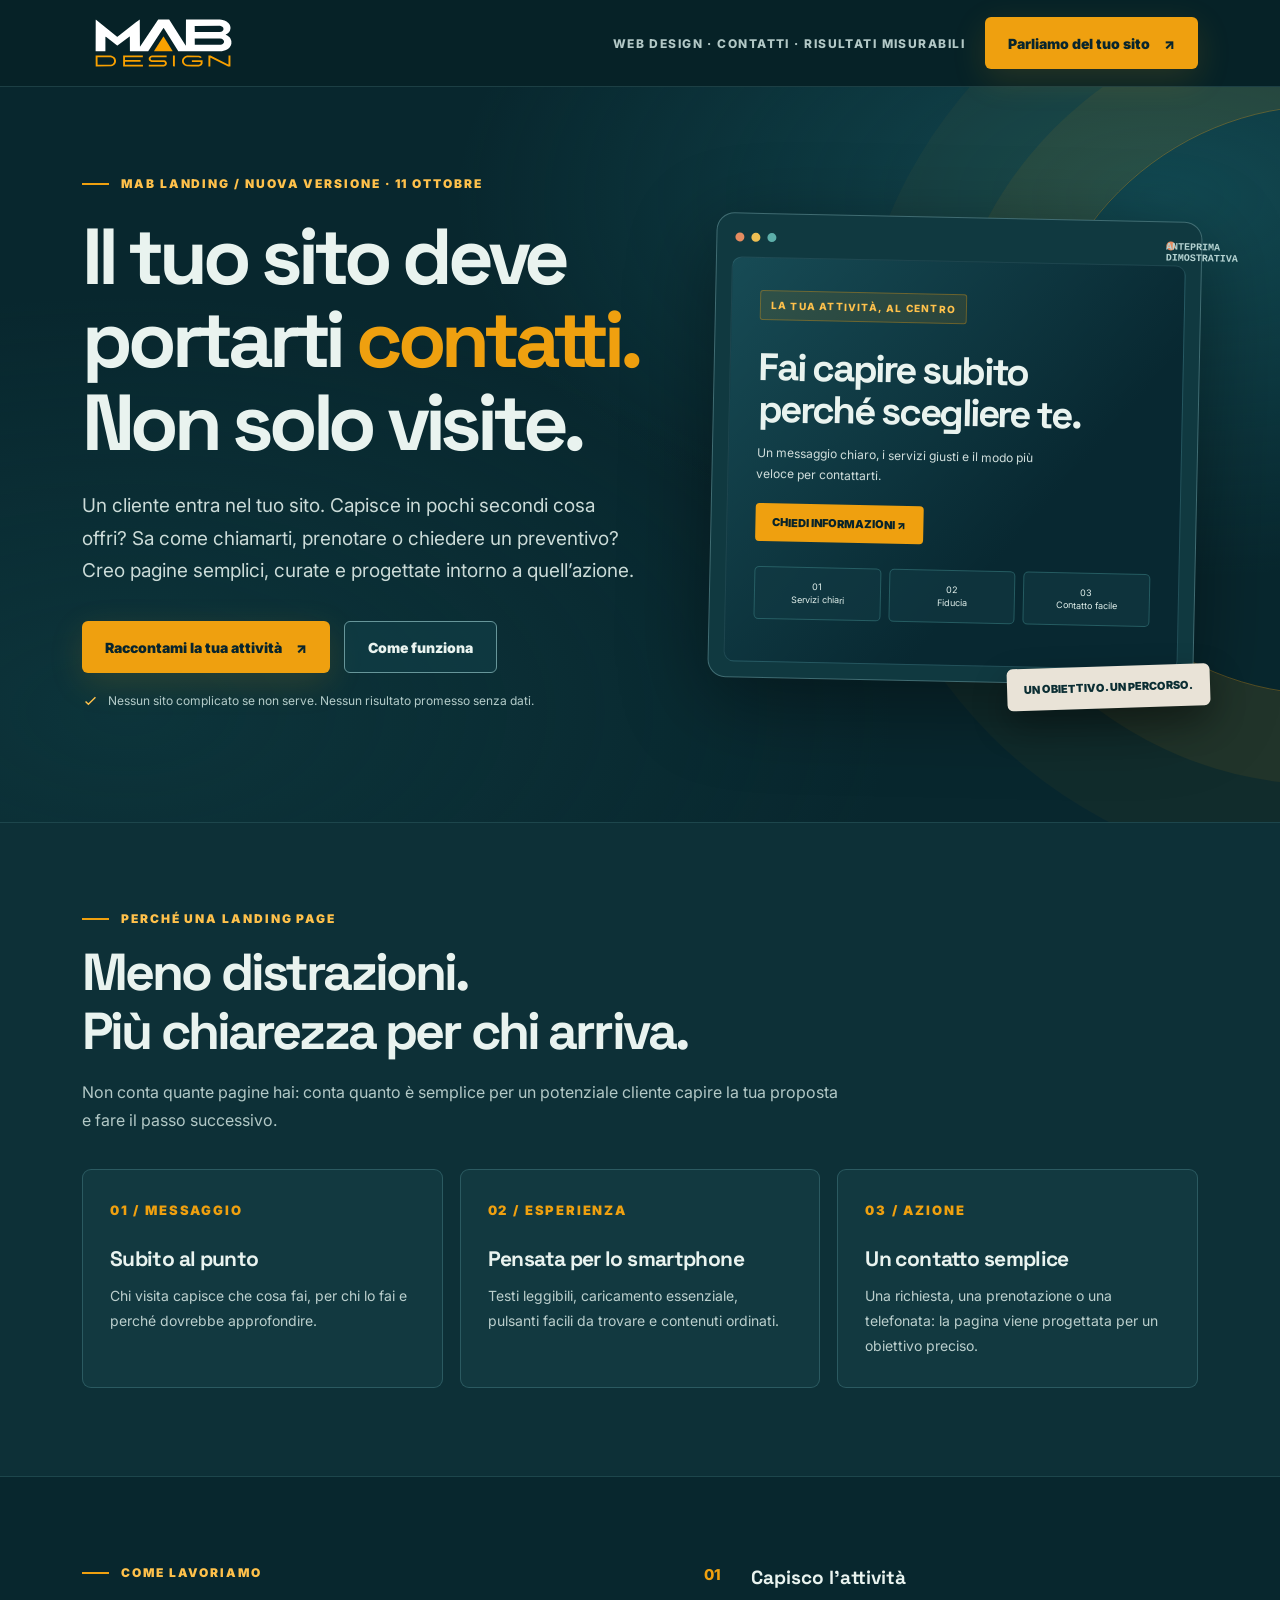
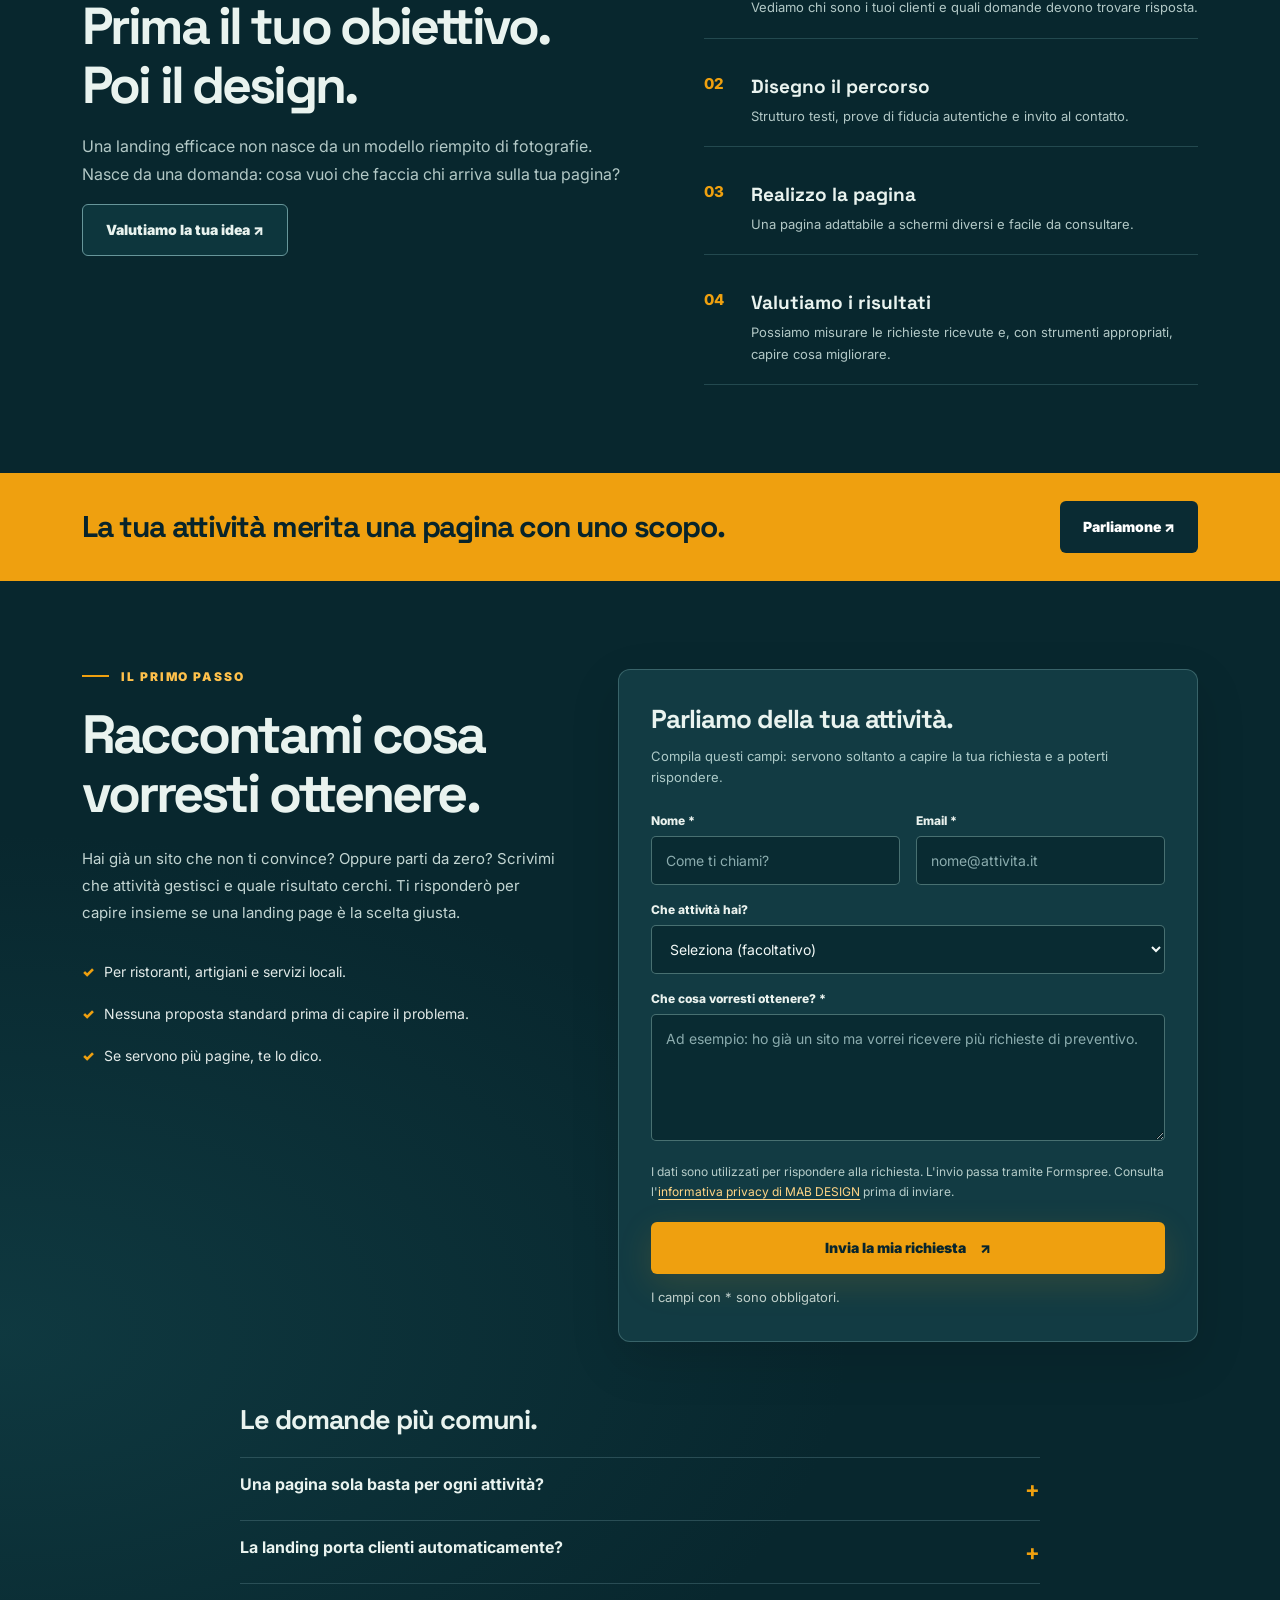
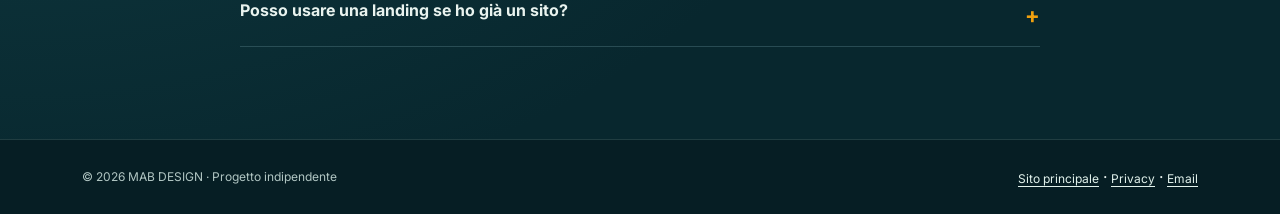
<file: landing-nuova.html>
<!doctype html>
<html lang="it">
<head>
  <meta charset="utf-8">
  <meta name="viewport" content="width=device-width, initial-scale=1">
  <meta name="theme-color" content="#0F2C33">
  <meta name="robots" content="noindex,follow">
  <title>MAB LANDING — Nuova versione | MAB DESIGN</title>
  <meta name="description" content="Una pagina chiara, responsive e progettata per trasformare l'interesse in richieste di contatto. Scopri le landing page MAB DESIGN per attività locali.">
  <link rel="canonical" href="https://mab-design.github.io/landing-nuova.html">
  <meta property="og:type" content="website">
  <meta property="og:site_name" content="MAB DESIGN">
  <meta property="og:locale" content="it_IT">
  <meta property="og:title" content="Meno pagine. Più obiettivi. | MAB DESIGN">
  <meta property="og:description" content="Una landing page con un messaggio chiaro e un percorso semplice verso il contatto.">
  <meta property="og:url" content="https://mab-design.github.io/landing-nuova.html">
  <meta property="og:image" content="https://mab-design.github.io/hero-studio.webp">
  <link rel="icon" href="favicon.svg" type="image/svg+xml">
  <link rel="preconnect" href="https://fonts.googleapis.com">
  <link rel="preconnect" href="https://fonts.gstatic.com" crossorigin>
  <link href="https://fonts.googleapis.com/css2?family=Inter:wght@400;500;600;700;800;900&amp;family=Space+Grotesk:wght@400;500;600;700&amp;display=swap" rel="stylesheet">
  <style>
    :root{--bg:#08272e;--bg2:#0d3239;--paper:#e9f3ef;--muted:#b2c8c6;--line:#46737a;--gold:#efa00f;--gold2:#ffc14b;--white:#fff;--teal:#2e9ca0;--danger:#ffb19d;--good:#9de5c5}
    *,*:before,*:after{box-sizing:border-box}
    html{scroll-behavior:smooth;scroll-padding-top:104px}
    body{margin:0;background:var(--bg);font-family:Inter,Arial,sans-serif;color:var(--paper);-webkit-font-smoothing:antialiased}
    a{color:inherit}a:focus-visible,button:focus-visible,input:focus-visible,textarea:focus-visible,select:focus-visible,summary:focus-visible{outline:3px solid var(--gold2);outline-offset:4px}
    button,input,select,textarea{font:inherit}
    img{max-width:100%}
    .container{max-width:1176px;margin:auto;padding:0 30px}
    .skip{position:absolute;left:12px;top:-70px;background:var(--gold);color:var(--bg);padding:13px 16px;z-index:30}.skip:focus{top:12px}
    .top{position:sticky;top:0;z-index:20;background:rgba(7,34,40,.94);backdrop-filter:blur(16px);border-bottom:1px solid #4f81844f}
    .top .container{height:86px;display:flex;align-items:center;justify-content:space-between;gap:20px}
    .brand{display:inline-flex;align-items:center;flex:none}
    .brand img{width:163px;height:auto;max-height:60px;object-fit:contain;display:block}
    .top-note{font-size:12px;color:var(--muted);letter-spacing:.12em;font-weight:800;text-transform:uppercase;margin-left:auto}
    .button{border:0;appearance:none;display:inline-flex;justify-content:center;align-items:center;gap:14px;min-height:52px;border-radius:6px;padding:14px 23px;background:var(--gold);color:#08252d;font-size:14px;font-weight:900;text-decoration:none;box-shadow:0 10px 35px rgba(239,160,15,.14);transition:transform .2s,background .2s}
    .button:hover{background:var(--gold2);transform:translateY(-2px)}
    .button-ghost{border:1px solid #67969a;background:#12404999;color:var(--paper);box-shadow:none}.button-ghost:hover{background:#1b535a;color:white}
    .hero{position:relative;overflow:hidden;padding:89px 0 100px;background:radial-gradient(ellipse at 91% 15%,#1c6b757d,transparent 43%),radial-gradient(ellipse at 10% 85%,#144a505e,transparent 47%),var(--bg)}
    .hero:after{content:"";position:absolute;pointer-events:none;width:590px;height:590px;border:1px solid #efa00f55;border-radius:50%;right:-342px;top:18px;box-shadow:0 0 0 90px #efa00f12,0 0 0 180px #efa00f09}
    .hero-grid{display:grid;grid-template-columns:1.08fr .92fr;gap:60px;align-items:center;position:relative;z-index:1}
    .eyebrow{display:flex;gap:12px;align-items:center;color:var(--gold2);font-size:12px;letter-spacing:.16em;font-weight:900;text-transform:uppercase}
    .eyebrow:before{content:"";width:27px;height:2px;background:var(--gold)}
    h1,h2,h3,p{margin-top:0}
    h1,h2,h3{font-family:"Space Grotesk",Inter,sans-serif}
    h1{margin:25px 0 25px;font-size:clamp(46px,6.2vw,80px);letter-spacing:-.066em;line-height:1.045;max-width:690px}
    h1 em{color:var(--gold);font-style:normal}
    .hero-lead{font-size:19px;line-height:1.73;color:#cbdbd8;max-width:560px}
    .hero-actions{display:flex;align-items:center;flex-wrap:wrap;gap:14px;margin:33px 0 19px}
    .hero-hint{display:flex;align-items:center;gap:9px;color:#b4ccca;font-size:12px;line-height:1.5}
    .hero-hint svg{width:17px;height:17px;stroke:var(--gold2);stroke-width:2;fill:none;flex:none}
    .mock{position:relative;background:#103940;border:1px solid #67959a8f;border-radius:18px;padding:15px;box-shadow:0 22px 85px #0006;transform:rotate(1.2deg)}
    .mock-top{display:flex;gap:7px;padding:4px 3px 15px;align-items:center}
    .mock-top span{width:9px;height:9px;border-radius:50%;background:#e58b60}.mock-top span:nth-child(2){background:#eebf53}.mock-top span:nth-child(3){background:#5dafaa}
    .mock-domain{color:#b6d4d3;font:600 10px monospace;margin-left:auto;margin-right:8px}
    .mock-body{min-height:405px;background:linear-gradient(130deg,#174b55 0%,#082831 66%);border:1px solid #4a7f8755;border-radius:10px;padding:32px 28px;overflow:hidden}
    .mock-chip{display:inline-block;padding:8px 10px;border-radius:3px;background:#efa00f1d;border:1px solid #efa00f55;color:var(--gold2);font-size:10px;font-weight:800;letter-spacing:.12em}
    .mock-body h2{font-size:clamp(29px,3vw,41px);max-width:330px;line-height:1.1;letter-spacing:-.06em;margin:26px 0 13px}
    .mock-body p{font-size:12px;line-height:1.7;color:#d0dedc;max-width:295px}
    .mock-button{display:inline-flex;background:var(--gold);padding:12px 17px;border-radius:4px;color:#07232a;font-size:11px;font-weight:900;margin:7px 0 25px}
    .mock-proof{display:grid;grid-template-columns:repeat(3,1fr);gap:8px}
    .mock-proof span{border:1px solid #3f858781;background:#133b449f;border-radius:5px;padding:13px 8px;color:#e0efeb;font-size:9px;text-align:center;line-height:1.4}
    .mock-label{position:absolute;bottom:-24px;right:-18px;padding:14px 17px;background:#e9e3d7;color:#0b2e33;border-radius:6px;font-size:11px;font-weight:900;box-shadow:0 15px 35px #0005;transform:rotate(-3deg)}
    .section{padding:88px 0}
    .section-alt{background:#0d3037;border-top:1px solid #35686d66;border-bottom:1px solid #35686d66}
    .section-head{max-width:760px;margin-bottom:35px}
    .section-head h2{font-size:clamp(32px,4.4vw,52px);letter-spacing:-.055em;line-height:1.13;margin:17px 0}
    .section-head p{font-size:16px;line-height:1.75;color:var(--muted)}
    .grid3{display:grid;grid-template-columns:repeat(3,minmax(0,1fr));gap:17px}
    .feature{padding:29px 27px;background:#123940;border:1px solid #447d8180;border-radius:9px;min-width:0}
    .feature-number{color:var(--gold);font-size:13px;font-weight:900;letter-spacing:.14em}
    .feature h3{font-size:21px;letter-spacing:-.03em;margin:26px 0 11px}
    .feature p{color:#bbcfcd;font-size:14px;line-height:1.8;margin:0}
    .process{display:grid;grid-template-columns:1.05fr .95fr;gap:75px;align-items:start}
    .process .section-head{margin:0}
    .steps{display:grid;gap:16px}
    .step{display:flex;gap:18px;align-items:flex-start;padding:19px 0;border-bottom:1px solid #4d7d8066}
    .step:first-child{padding-top:0}
    .step b{color:var(--gold);font:800 15px Inter;min-width:29px}
    .step h3{font-size:19px;margin:0 0 6px}
    .step p{font-size:13px;line-height:1.7;color:var(--muted);margin:0}
    .action-band{padding:28px 0;background:var(--gold);color:#08242b}
    .action-band .container{display:flex;justify-content:space-between;align-items:center;gap:22px}
    .action-band strong{font-family:"Space Grotesk",sans-serif;font-size:clamp(20px,2.5vw,30px);letter-spacing:-.04em}
    .action-band .button{background:#0a2b33;color:#fff;box-shadow:none}.action-band .button:hover{background:#144954}
    .contact-section{padding:88px 0 92px;background:radial-gradient(ellipse at 0% 65%,#19535b66,transparent 47%),var(--bg)}
    .contact-grid{display:grid;grid-template-columns:.9fr 1.1fr;gap:62px;align-items:start}
    .contact-intro h2{font-size:clamp(34px,4.4vw,54px);letter-spacing:-.055em;line-height:1.1;margin:21px 0}
    .contact-intro p{color:#c2d5d2;line-height:1.8;font-size:15px}
    .contact-points{margin:25px 0 0;padding:0;list-style:none}
    .contact-points li{display:flex;gap:10px;line-height:1.6;font-size:14px;padding:10px 0;color:#e2eae8}
    .contact-points li:before{content:"✓";font-weight:900;color:var(--gold)}
    .form-card{padding:32px;background:#123b43;border:1px solid #63909378;border-radius:12px;box-shadow:0 18px 50px #0002}
    .form-card h3{font-size:26px;letter-spacing:-.04em;margin:0 0 10px}
    .form-card .form-intro{color:#adcac8;font-size:13px;line-height:1.65;margin:0 0 24px}
    .form-row{display:grid;grid-template-columns:repeat(2,minmax(0,1fr));gap:16px}
    .field{margin-bottom:17px}
    .field label{display:block;font-size:12px;font-weight:800;color:#eaf2ee;margin:0 0 8px}
    .field input,.field select,.field textarea{width:100%;border:1px solid #6e9897a1;border-radius:5px;background:#092b32;color:#f2f9f7;padding:13px 14px;min-height:49px;font-size:14px;outline:0}
    .field input::placeholder,.field textarea::placeholder{color:#8bacae}
    .field select{color:#f2f9f7}
    .field textarea{min-height:127px;resize:vertical;line-height:1.6}
    .field input:focus,.field textarea:focus,.field select:focus{border-color:var(--gold);box-shadow:0 0 0 2px #efa00f4d}
    .privacy{font-size:12px;color:#b6cdca;line-height:1.7;margin:4px 0 19px}
    .privacy a{color:#ffd586;text-underline-offset:3px}
    .form-card .button{width:100%;cursor:pointer}
    .form-card button:disabled{opacity:.58;cursor:not-allowed;transform:none}
    .form-status{font-size:13px;line-height:1.6;min-height:22px;margin:13px 0 0;color:#bfcfca}
    .form-status.success{color:var(--good)}.form-status.error{color:var(--danger)}
    .hp{position:absolute!important;width:1px!important;height:1px!important;overflow:hidden!important;left:-10000px!important}
    .mini-faq{margin-top:60px;max-width:860px}
    .mini-faq h2{font-size:27px;letter-spacing:-.04em;margin-bottom:20px}
    details{border-bottom:1px solid #4a717a7c;padding:14px 0}details:first-of-type{border-top:1px solid #4a717a7c}
    summary{cursor:pointer;list-style:none;font-weight:700;display:flex;justify-content:space-between;gap:20px;line-height:1.55}
    summary::-webkit-details-marker{display:none}summary:after{content:"+";color:var(--gold);font-size:22px}details[open] summary:after{content:"−"}
    details p{color:var(--muted);line-height:1.7;font-size:14px;padding:8px 20px 0 0;max-width:740px}
    footer{padding:27px 0;border-top:1px solid #547b7d55;background:#061e24}
    footer .container{display:flex;align-items:center;justify-content:space-between;gap:18px;flex-wrap:wrap}
    footer p{margin:0;font-size:12px;color:#b1c6c3}
    footer a{color:#e1f2ec;font-size:12px;text-underline-offset:3px}
    .floating{display:none}
    @media(max-width:920px){.hero-grid{grid-template-columns:1fr;gap:60px}.hero{padding:70px 0 80px}.hero-copy{max-width:740px}.mock{max-width:580px;margin:auto;width:100%;transform:none}.process,.contact-grid{grid-template-columns:1fr;gap:40px}.section{padding:73px 0}}
    @media(max-width:640px){.container{padding:0 20px}.top .container{height:72px}.brand img{width:132px}.top-note{display:none}.top .button{font-size:11px;min-height:43px;padding:11px 13px}.hero{padding:56px 0 77px}.hero-grid{gap:44px}h1{font-size:clamp(42px,11vw,58px);margin:19px 0 20px}.hero-lead{font-size:16px;line-height:1.65}.hero-actions{margin:25px 0 18px}.hero-actions .button{width:100%}.mock{padding:10px;max-width:450px}.mock-body{min-height:354px;padding:27px 18px}.mock-body h2{font-size:31px}.mock-label{right:0;bottom:-18px}.grid3{grid-template-columns:1fr}.feature{padding:24px}.feature h3{margin-top:13px}.section-head h2,.contact-intro h2{font-size:clamp(32px,9vw,43px)}.action-band .container{flex-direction:column;align-items:stretch}.action-band .button{width:100%}.form-card{padding:23px 19px}.form-row{grid-template-columns:1fr;gap:0}.contact-section{padding:62px 0 90px}footer .container{padding-bottom:52px}.floating{display:flex;position:fixed;bottom:0;left:0;right:0;z-index:17;padding:10px 14px calc(10px + env(safe-area-inset-bottom));background:#06242beF;border-top:1px solid #466c74}.floating .button{width:100%;min-height:47px;font-size:13px}}
    @media(prefers-reduced-motion:reduce){html{scroll-behavior:auto}*,*:before,*:after{transition:none!important}}
  </style>
</head>
<body>
<a class="skip" href="#contenuto">Vai al contenuto</a>
<header class="top">
  <div class="container">
    <a class="brand" href="./" aria-label="MAB DESIGN, visita il sito principale"><img src="logo-mab-web.svg" alt="MAB DESIGN" width="163" height="58"></a>
    <span class="top-note">Web design · Contatti · Risultati misurabili</span>
    <a class="button" href="#contatto">Parliamo del tuo sito <span aria-hidden="true">↗</span></a>
  </div>
</header>
<main id="contenuto">
  <section class="hero" aria-labelledby="hero-title">
    <div class="container hero-grid">
      <div class="hero-copy">
        <span class="eyebrow">MAB LANDING / NUOVA VERSIONE · 11 OTTOBRE</span>
        <h1 id="hero-title">Il tuo sito deve portarti <em>contatti.</em> Non solo visite.</h1>
        <p class="hero-lead">Un cliente entra nel tuo sito. Capisce in pochi secondi cosa offri? Sa come chiamarti, prenotare o chiedere un preventivo? Creo pagine semplici, curate e progettate intorno a quell’azione.</p>
        <div class="hero-actions">
          <a class="button" href="#contatto">Raccontami la tua attività <span aria-hidden="true">↗</span></a>
          <a class="button button-ghost" href="#come-funziona">Come funziona</a>
        </div>
        <p class="hero-hint"><svg viewBox="0 0 24 24" aria-hidden="true"><path d="m5 12 4 4L19 6"/></svg> Nessun sito complicato se non serve. Nessun risultato promesso senza dati.</p>
      </div>
      <div class="mock" aria-label="Anteprima illustrativa di una landing page, non un sito cliente" role="img">
        <div class="mock-top"><span></span><span></span><span></span><span class="mock-domain">ANTEPRIMA DIMOSTRATIVA</span></div>
        <div class="mock-body">
          <span class="mock-chip">LA TUA ATTIVITÀ, AL CENTRO</span>
          <h2>Fai capire subito perché scegliere te.</h2>
          <p>Un messaggio chiaro, i servizi giusti e il modo più veloce per contattarti.</p>
          <span class="mock-button">CHIEDI INFORMAZIONI ↗</span>
          <div class="mock-proof"><span>01<br>Servizi chiari</span><span>02<br>Fiducia</span><span>03<br>Contatto facile</span></div>
        </div>
        <span class="mock-label">UN OBIETTIVO. UN PERCORSO.</span>
      </div>
    </div>
  </section>
  <section class="section section-alt" id="vantaggi">
    <div class="container">
      <div class="section-head"><span class="eyebrow">PERCHÉ UNA LANDING PAGE</span><h2>Meno distrazioni.<br>Più chiarezza per chi arriva.</h2><p>Non conta quante pagine hai: conta quanto è semplice per un potenziale cliente capire la tua proposta e fare il passo successivo.</p></div>
      <div class="grid3">
        <article class="feature"><span class="feature-number">01 / MESSAGGIO</span><h3>Subito al punto</h3><p>Chi visita capisce che cosa fai, per chi lo fai e perché dovrebbe approfondire.</p></article>
        <article class="feature"><span class="feature-number">02 / ESPERIENZA</span><h3>Pensata per lo smartphone</h3><p>Testi leggibili, caricamento essenziale, pulsanti facili da trovare e contenuti ordinati.</p></article>
        <article class="feature"><span class="feature-number">03 / AZIONE</span><h3>Un contatto semplice</h3><p>Una richiesta, una prenotazione o una telefonata: la pagina viene progettata per un obiettivo preciso.</p></article>
      </div>
    </div>
  </section>
  <section class="section" id="come-funziona">
    <div class="container process">
      <div class="section-head"><span class="eyebrow">COME LAVORIAMO</span><h2>Prima il tuo obiettivo.<br>Poi il design.</h2><p>Una landing efficace non nasce da un modello riempito di fotografie. Nasce da una domanda: cosa vuoi che faccia chi arriva sulla tua pagina?</p><a class="button button-ghost" href="#contatto">Valutiamo la tua idea ↗</a></div>
      <div class="steps">
        <div class="step"><b>01</b><div><h3>Capisco l'attività</h3><p>Vediamo chi sono i tuoi clienti e quali domande devono trovare risposta.</p></div></div>
        <div class="step"><b>02</b><div><h3>Disegno il percorso</h3><p>Strutturo testi, prove di fiducia autentiche e invito al contatto.</p></div></div>
        <div class="step"><b>03</b><div><h3>Realizzo la pagina</h3><p>Una pagina adattabile a schermi diversi e facile da consultare.</p></div></div>
        <div class="step"><b>04</b><div><h3>Valutiamo i risultati</h3><p>Possiamo misurare le richieste ricevute e, con strumenti appropriati, capire cosa migliorare.</p></div></div>
      </div>
    </div>
  </section>
  <div class="action-band"><div class="container"><strong>La tua attività merita una pagina con uno scopo.</strong><a class="button" href="#contatto">Parliamone ↗</a></div></div>
  <section class="contact-section" id="contatto" aria-labelledby="contact-title">
    <div class="container contact-grid">
      <div class="contact-intro">
        <span class="eyebrow">IL PRIMO PASSO</span>
        <h2 id="contact-title">Raccontami cosa vorresti ottenere.</h2>
        <p>Hai già un sito che non ti convince? Oppure parti da zero? Scrivimi che attività gestisci e quale risultato cerchi. Ti risponderò per capire insieme se una landing page è la scelta giusta.</p>
        <ul class="contact-points">
          <li>Per ristoranti, artigiani e servizi locali.</li>
          <li>Nessuna proposta standard prima di capire il problema.</li>
          <li>Se servono più pagine, te lo dico.</li>
        </ul>
      </div>
      <div class="form-card">
        <h3>Parliamo della tua attività.</h3>
        <p class="form-intro">Compila questi campi: servono soltanto a capire la tua richiesta e a poterti rispondere.</p>
        <form id="landingForm" method="post" novalidate>
          <div class="form-row">
            <div class="field"><label for="fullName">Nome *</label><input id="fullName" name="name" type="text" autocomplete="name" minlength="2" maxlength="80" placeholder="Come ti chiami?" required></div>
            <div class="field"><label for="email">Email *</label><input id="email" name="email" type="email" autocomplete="email" maxlength="150" placeholder="nome@attivita.it" required></div>
          </div>
          <div class="field"><label for="business">Che attività hai?</label><select id="business" name="business_type"><option value="">Seleziona (facoltativo)</option><option value="Ristorazione">Ristorante / pizzeria / bar</option><option value="Artigianato">Artigiano / attività tecnica</option><option value="Servizi professionali">Servizi / studio professionale</option><option value="Altro">Altro</option></select></div>
          <div class="field"><label for="details">Che cosa vorresti ottenere? *</label><textarea id="details" name="message" minlength="15" maxlength="2000" required placeholder="Ad esempio: ho già un sito ma vorrei ricevere più richieste di preventivo."></textarea></div>
          <div class="hp" aria-hidden="true"><label for="honey">Lascia vuoto</label><input id="honey" name="_gotcha" type="text" tabindex="-1" autocomplete="off"></div>
          <input type="hidden" name="_subject" value="MAB DESIGN — richiesta da MAB LANDING">
          <input type="hidden" name="pagina_origine" value="MAB LANDING /landing-nuova.html">
          <input type="hidden" id="campaignSource" name="fonte_contatto" value="diretto">
          <p class="privacy">I dati sono utilizzati per rispondere alla richiesta. L'invio passa tramite Formspree. Consulta l'<a href="privacy.html" target="_blank" rel="noopener noreferrer">informativa privacy di MAB DESIGN</a> prima di inviare.</p>
          <button class="button" id="submitBtn" type="submit" disabled>Invia la mia richiesta <span aria-hidden="true">↗</span></button>
          <p id="formStatus" class="form-status" role="status" aria-live="polite">Verifico che il modulo sia disponibile…</p>
        </form>
      </div>
    </div>
    <div class="container mini-faq">
      <h2>Le domande più comuni.</h2>
      <details><summary>Una pagina sola basta per ogni attività?</summary><p>No. Se vendi molti servizi differenti o hai contenuti complessi, può essere meglio un sito multipagina. La scelta dipende dagli obiettivi e dalle informazioni da comunicare.</p></details>
      <details><summary>La landing porta clienti automaticamente?</summary><p>No. Serve traffico interessato, una proposta credibile e un modo semplice per contattarti. Il design aiuta a ridurre gli ostacoli, ma nessuna pagina garantisce vendite.</p></details>
      <details><summary>Posso usare una landing se ho già un sito?</summary><p>Sì. Una landing può affiancare il sito esistente per un servizio, una promozione o una campagna specifica, senza sostituirlo.</p></details>
    </div>
  </section>
</main>
<footer><div class="container"><p>© <span id="year">2026</span> MAB DESIGN · Progetto indipendente</p><div><a href="./">Sito principale</a> · <a href="privacy.html">Privacy</a> · <a href="mailto:mab.design.ita@proton.me">Email</a></div></div></footer>
<div class="floating"><a class="button" href="#contatto">Raccontami il tuo progetto ↗</a></div>
<script src="contact-settings.js"></script>
<script>
(function(){
  "use strict";
  document.getElementById('year').textContent=String(new Date().getFullYear());
  var form=document.getElementById('landingForm');
  var submit=document.getElementById('submitBtn');
  var status=document.getElementById('formStatus');
  var config=window.MAB_CONTACT && window.MAB_CONTACT.formspreeEndpoint || '';
  var endpoint=/^https:\/\/formspree\.io\/f\/[A-Za-z0-9]+$/.test(config)?config:null;
  var source=new URLSearchParams(window.location.search).get('utm_source');
  if(source && /^[a-zA-Z0-9_-]{1,50}$/.test(source)){document.getElementById('campaignSource').value=source}
  if(endpoint){form.action=endpoint;submit.disabled=false;status.textContent="I campi con * sono obbligatori."}
  else{status.textContent="Modulo temporaneamente non disponibile. Scrivi a mab.design.ita@proton.me."}
  form.addEventListener('submit',async function(event){
    event.preventDefault();
    if(!endpoint){return}
    if(!form.reportValidity()){return}
    if(document.getElementById('honey').value.trim()){return}
    submit.disabled=true;
    status.className="form-status";status.textContent="Invio della richiesta in corso…";
    try{
      var result=await fetch(endpoint,{method:"POST",body:new FormData(form),headers:{"Accept":"application/json"}});
      if(!result.ok){throw Error("Invio non completato")}
      form.reset();
      status.className="form-status success";
      status.textContent="Richiesta ricevuta dal servizio di contatto. Grazie! Ti risponderò appena possibile.";
    }catch(err){
      status.className="form-status error";
      status.textContent="Invio non riuscito. Riprova più tardi o scrivi a mab.design.ita@proton.me.";
    }finally{submit.disabled=false}
  });
})();
</script>
</body>
</html>
</file>
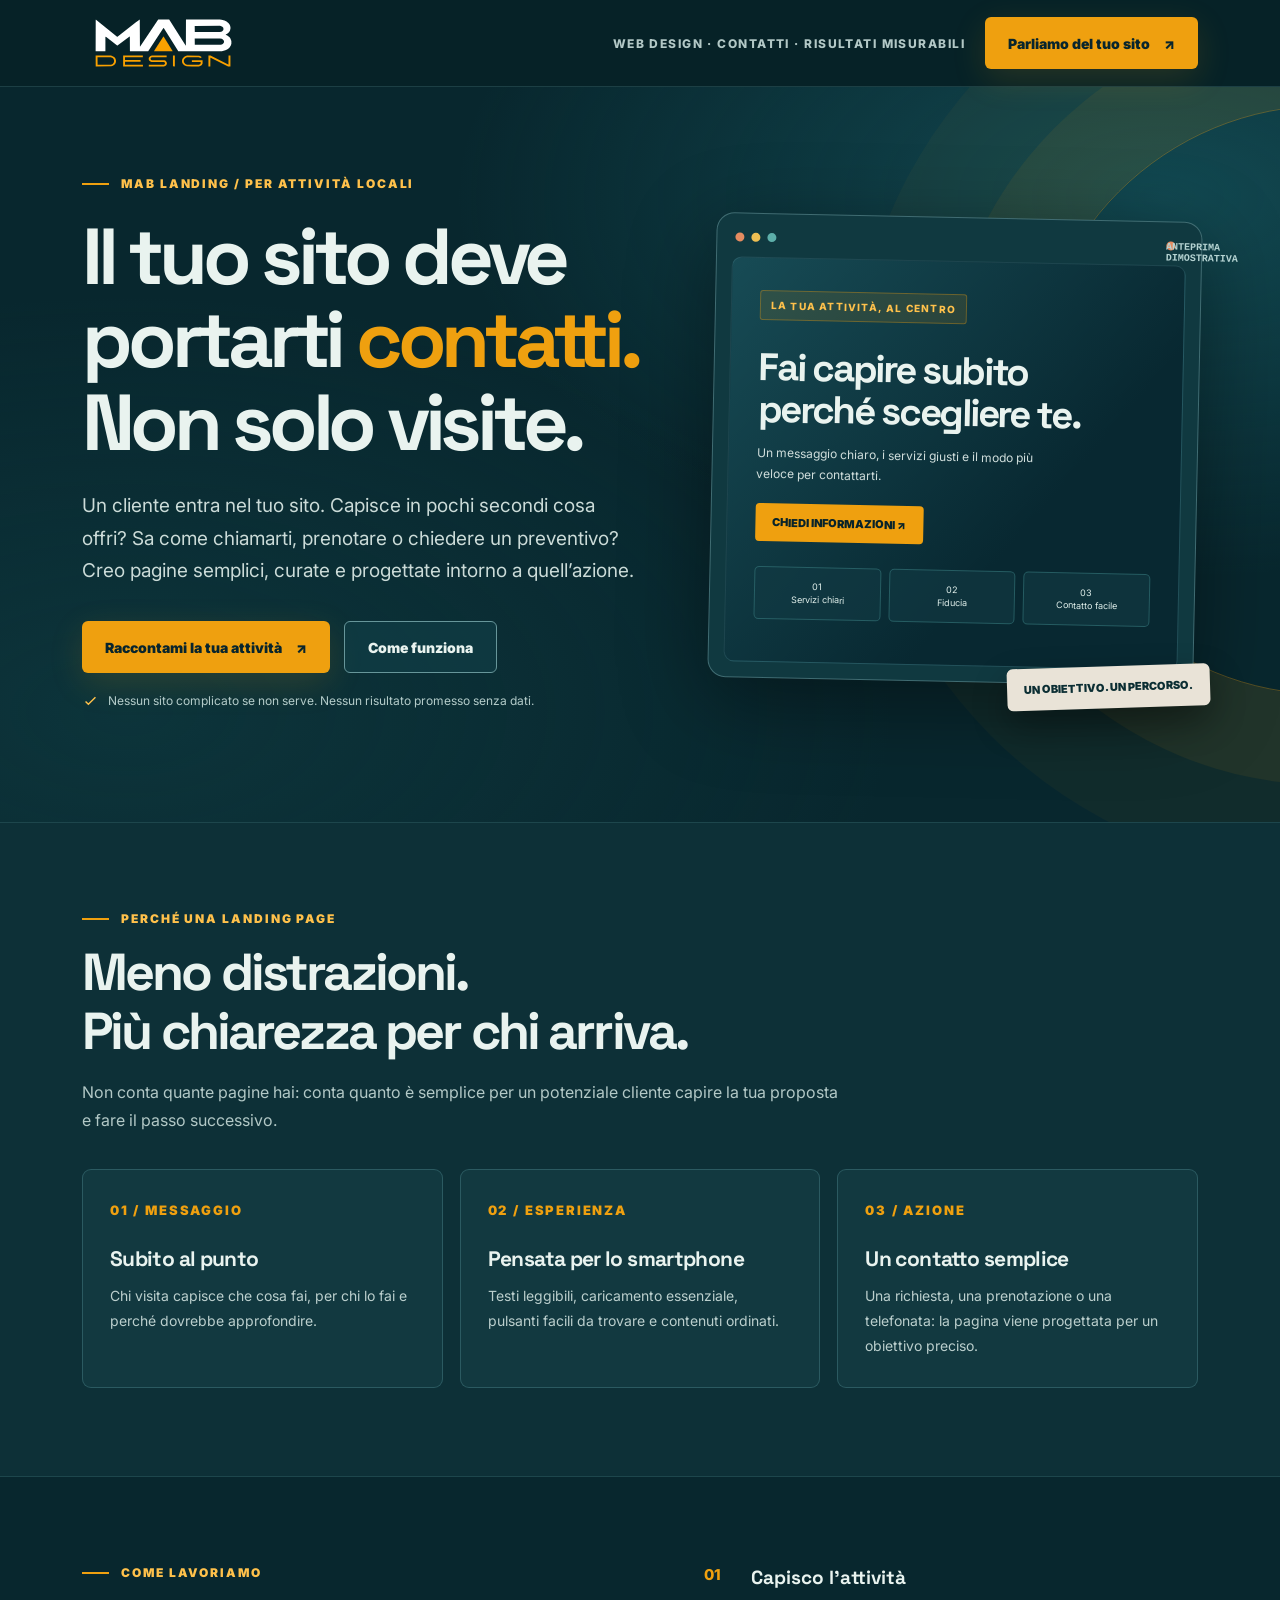
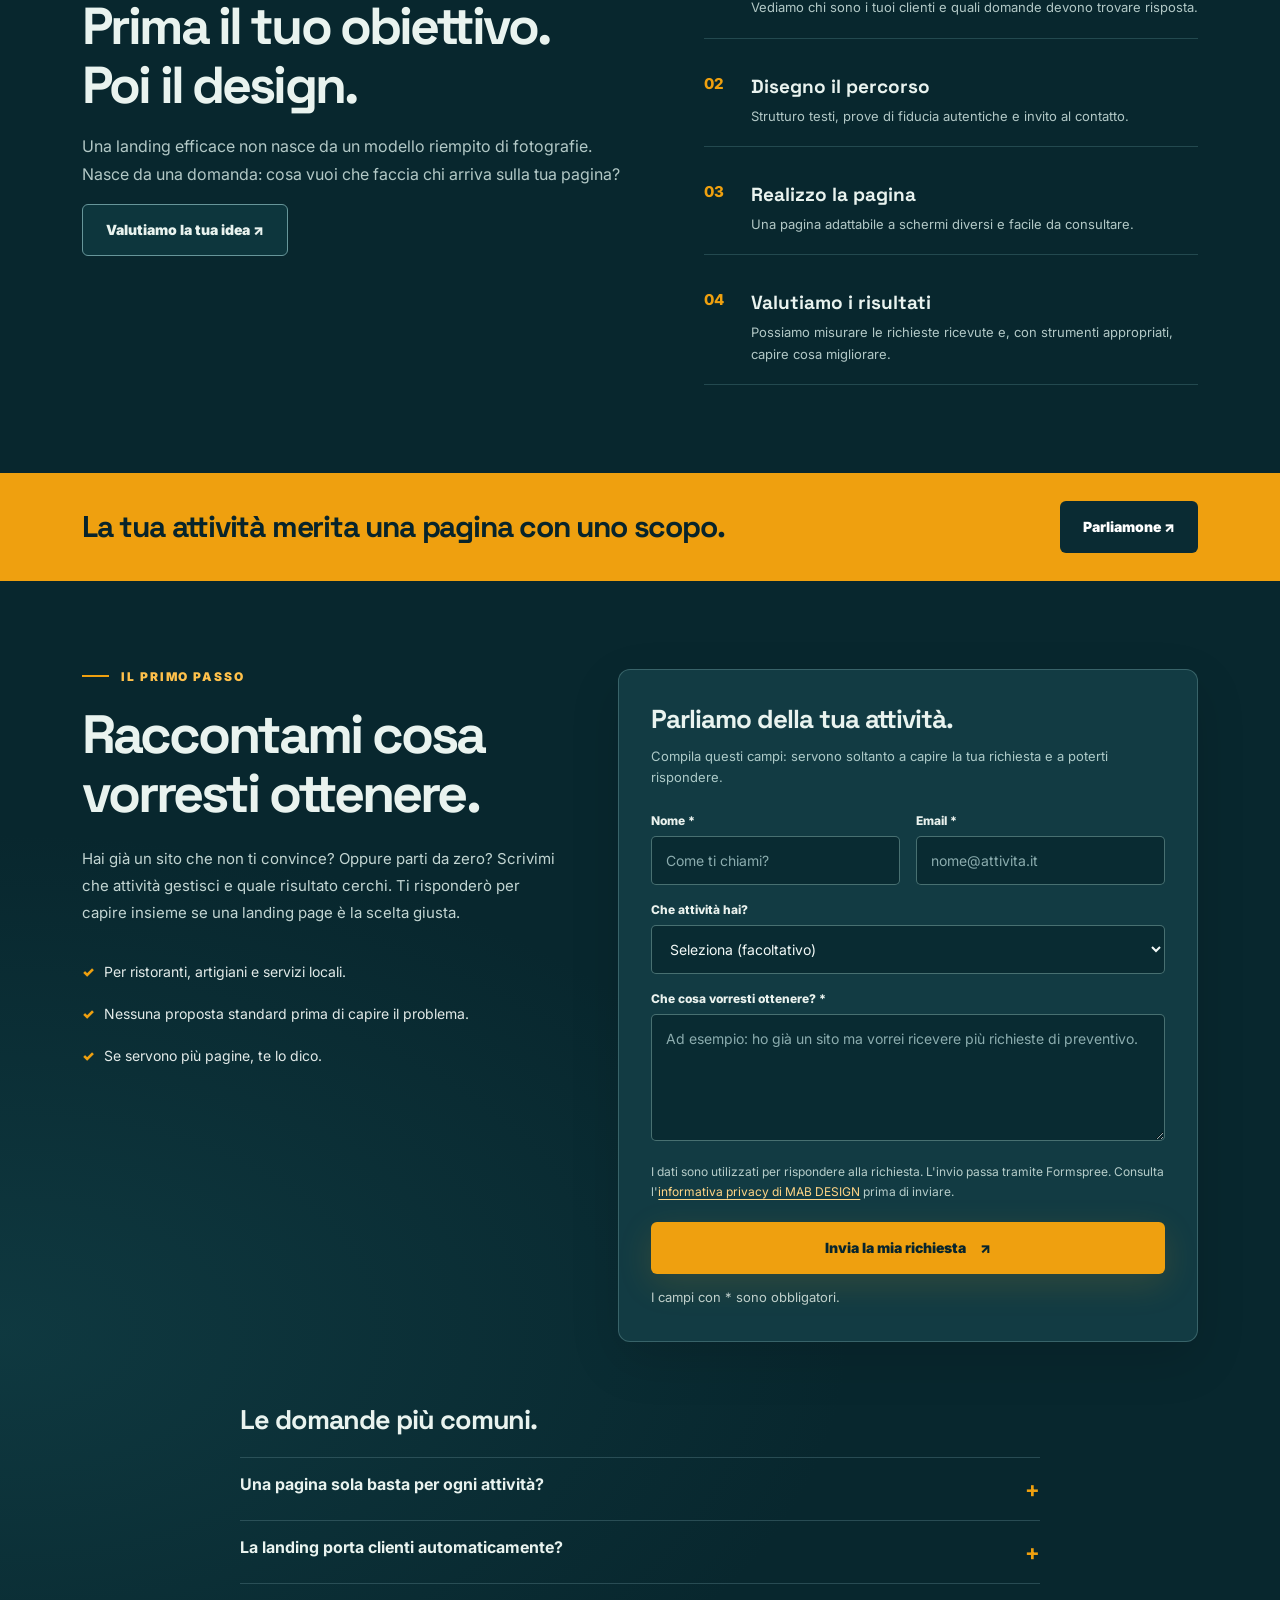
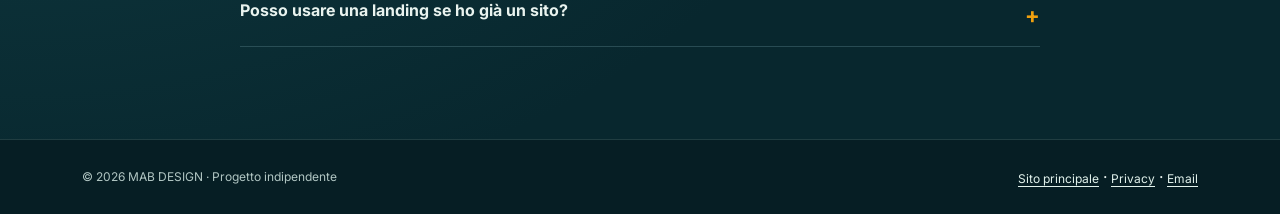
<file: landing.html>
<!doctype html>
<html lang="it">
<head>
  <meta charset="utf-8">
  <meta name="viewport" content="width=device-width, initial-scale=1">
  <meta name="theme-color" content="#0F2C33">
  <meta name="robots" content="noindex,follow">
  <title>Landing page per attività locali | MAB DESIGN</title>
  <meta name="description" content="Una pagina chiara, responsive e progettata per trasformare l'interesse in richieste di contatto. Scopri le landing page MAB DESIGN per attività locali.">
  <link rel="canonical" href="https://mab-design.github.io/landing.html">
  <meta property="og:type" content="website">
  <meta property="og:site_name" content="MAB DESIGN">
  <meta property="og:locale" content="it_IT">
  <meta property="og:title" content="Meno pagine. Più obiettivi. | MAB DESIGN">
  <meta property="og:description" content="Una landing page con un messaggio chiaro e un percorso semplice verso il contatto.">
  <meta property="og:url" content="https://mab-design.github.io/landing.html">
  <meta property="og:image" content="https://mab-design.github.io/hero-studio.webp">
  <link rel="icon" href="favicon.svg" type="image/svg+xml">
  <link rel="preconnect" href="https://fonts.googleapis.com">
  <link rel="preconnect" href="https://fonts.gstatic.com" crossorigin>
  <link href="https://fonts.googleapis.com/css2?family=Inter:wght@400;500;600;700;800;900&amp;family=Space+Grotesk:wght@400;500;600;700&amp;display=swap" rel="stylesheet">
  <style>
    :root{--bg:#08272e;--bg2:#0d3239;--paper:#e9f3ef;--muted:#b2c8c6;--line:#46737a;--gold:#efa00f;--gold2:#ffc14b;--white:#fff;--teal:#2e9ca0;--danger:#ffb19d;--good:#9de5c5}
    *,*:before,*:after{box-sizing:border-box}
    html{scroll-behavior:smooth;scroll-padding-top:104px}
    body{margin:0;background:var(--bg);font-family:Inter,Arial,sans-serif;color:var(--paper);-webkit-font-smoothing:antialiased}
    a{color:inherit}a:focus-visible,button:focus-visible,input:focus-visible,textarea:focus-visible,select:focus-visible,summary:focus-visible{outline:3px solid var(--gold2);outline-offset:4px}
    button,input,select,textarea{font:inherit}
    img{max-width:100%}
    .container{max-width:1176px;margin:auto;padding:0 30px}
    .skip{position:absolute;left:12px;top:-70px;background:var(--gold);color:var(--bg);padding:13px 16px;z-index:30}.skip:focus{top:12px}
    .top{position:sticky;top:0;z-index:20;background:rgba(7,34,40,.94);backdrop-filter:blur(16px);border-bottom:1px solid #4f81844f}
    .top .container{height:86px;display:flex;align-items:center;justify-content:space-between;gap:20px}
    .brand{display:inline-flex;align-items:center;flex:none}
    .brand img{width:163px;height:auto;max-height:60px;object-fit:contain;display:block}
    .top-note{font-size:12px;color:var(--muted);letter-spacing:.12em;font-weight:800;text-transform:uppercase;margin-left:auto}
    .button{border:0;appearance:none;display:inline-flex;justify-content:center;align-items:center;gap:14px;min-height:52px;border-radius:6px;padding:14px 23px;background:var(--gold);color:#08252d;font-size:14px;font-weight:900;text-decoration:none;box-shadow:0 10px 35px rgba(239,160,15,.14);transition:transform .2s,background .2s}
    .button:hover{background:var(--gold2);transform:translateY(-2px)}
    .button-ghost{border:1px solid #67969a;background:#12404999;color:var(--paper);box-shadow:none}.button-ghost:hover{background:#1b535a;color:white}
    .hero{position:relative;overflow:hidden;padding:89px 0 100px;background:radial-gradient(ellipse at 91% 15%,#1c6b757d,transparent 43%),radial-gradient(ellipse at 10% 85%,#144a505e,transparent 47%),var(--bg)}
    .hero:after{content:"";position:absolute;pointer-events:none;width:590px;height:590px;border:1px solid #efa00f55;border-radius:50%;right:-342px;top:18px;box-shadow:0 0 0 90px #efa00f12,0 0 0 180px #efa00f09}
    .hero-grid{display:grid;grid-template-columns:1.08fr .92fr;gap:60px;align-items:center;position:relative;z-index:1}
    .eyebrow{display:flex;gap:12px;align-items:center;color:var(--gold2);font-size:12px;letter-spacing:.16em;font-weight:900;text-transform:uppercase}
    .eyebrow:before{content:"";width:27px;height:2px;background:var(--gold)}
    h1,h2,h3,p{margin-top:0}
    h1,h2,h3{font-family:"Space Grotesk",Inter,sans-serif}
    h1{margin:25px 0 25px;font-size:clamp(46px,6.2vw,80px);letter-spacing:-.066em;line-height:1.045;max-width:690px}
    h1 em{color:var(--gold);font-style:normal}
    .hero-lead{font-size:19px;line-height:1.73;color:#cbdbd8;max-width:560px}
    .hero-actions{display:flex;align-items:center;flex-wrap:wrap;gap:14px;margin:33px 0 19px}
    .hero-hint{display:flex;align-items:center;gap:9px;color:#b4ccca;font-size:12px;line-height:1.5}
    .hero-hint svg{width:17px;height:17px;stroke:var(--gold2);stroke-width:2;fill:none;flex:none}
    .mock{position:relative;background:#103940;border:1px solid #67959a8f;border-radius:18px;padding:15px;box-shadow:0 22px 85px #0006;transform:rotate(1.2deg)}
    .mock-top{display:flex;gap:7px;padding:4px 3px 15px;align-items:center}
    .mock-top span{width:9px;height:9px;border-radius:50%;background:#e58b60}.mock-top span:nth-child(2){background:#eebf53}.mock-top span:nth-child(3){background:#5dafaa}
    .mock-domain{color:#b6d4d3;font:600 10px monospace;margin-left:auto;margin-right:8px}
    .mock-body{min-height:405px;background:linear-gradient(130deg,#174b55 0%,#082831 66%);border:1px solid #4a7f8755;border-radius:10px;padding:32px 28px;overflow:hidden}
    .mock-chip{display:inline-block;padding:8px 10px;border-radius:3px;background:#efa00f1d;border:1px solid #efa00f55;color:var(--gold2);font-size:10px;font-weight:800;letter-spacing:.12em}
    .mock-body h2{font-size:clamp(29px,3vw,41px);max-width:330px;line-height:1.1;letter-spacing:-.06em;margin:26px 0 13px}
    .mock-body p{font-size:12px;line-height:1.7;color:#d0dedc;max-width:295px}
    .mock-button{display:inline-flex;background:var(--gold);padding:12px 17px;border-radius:4px;color:#07232a;font-size:11px;font-weight:900;margin:7px 0 25px}
    .mock-proof{display:grid;grid-template-columns:repeat(3,1fr);gap:8px}
    .mock-proof span{border:1px solid #3f858781;background:#133b449f;border-radius:5px;padding:13px 8px;color:#e0efeb;font-size:9px;text-align:center;line-height:1.4}
    .mock-label{position:absolute;bottom:-24px;right:-18px;padding:14px 17px;background:#e9e3d7;color:#0b2e33;border-radius:6px;font-size:11px;font-weight:900;box-shadow:0 15px 35px #0005;transform:rotate(-3deg)}
    .section{padding:88px 0}
    .section-alt{background:#0d3037;border-top:1px solid #35686d66;border-bottom:1px solid #35686d66}
    .section-head{max-width:760px;margin-bottom:35px}
    .section-head h2{font-size:clamp(32px,4.4vw,52px);letter-spacing:-.055em;line-height:1.13;margin:17px 0}
    .section-head p{font-size:16px;line-height:1.75;color:var(--muted)}
    .grid3{display:grid;grid-template-columns:repeat(3,minmax(0,1fr));gap:17px}
    .feature{padding:29px 27px;background:#123940;border:1px solid #447d8180;border-radius:9px;min-width:0}
    .feature-number{color:var(--gold);font-size:13px;font-weight:900;letter-spacing:.14em}
    .feature h3{font-size:21px;letter-spacing:-.03em;margin:26px 0 11px}
    .feature p{color:#bbcfcd;font-size:14px;line-height:1.8;margin:0}
    .process{display:grid;grid-template-columns:1.05fr .95fr;gap:75px;align-items:start}
    .process .section-head{margin:0}
    .steps{display:grid;gap:16px}
    .step{display:flex;gap:18px;align-items:flex-start;padding:19px 0;border-bottom:1px solid #4d7d8066}
    .step:first-child{padding-top:0}
    .step b{color:var(--gold);font:800 15px Inter;min-width:29px}
    .step h3{font-size:19px;margin:0 0 6px}
    .step p{font-size:13px;line-height:1.7;color:var(--muted);margin:0}
    .action-band{padding:28px 0;background:var(--gold);color:#08242b}
    .action-band .container{display:flex;justify-content:space-between;align-items:center;gap:22px}
    .action-band strong{font-family:"Space Grotesk",sans-serif;font-size:clamp(20px,2.5vw,30px);letter-spacing:-.04em}
    .action-band .button{background:#0a2b33;color:#fff;box-shadow:none}.action-band .button:hover{background:#144954}
    .contact-section{padding:88px 0 92px;background:radial-gradient(ellipse at 0% 65%,#19535b66,transparent 47%),var(--bg)}
    .contact-grid{display:grid;grid-template-columns:.9fr 1.1fr;gap:62px;align-items:start}
    .contact-intro h2{font-size:clamp(34px,4.4vw,54px);letter-spacing:-.055em;line-height:1.1;margin:21px 0}
    .contact-intro p{color:#c2d5d2;line-height:1.8;font-size:15px}
    .contact-points{margin:25px 0 0;padding:0;list-style:none}
    .contact-points li{display:flex;gap:10px;line-height:1.6;font-size:14px;padding:10px 0;color:#e2eae8}
    .contact-points li:before{content:"✓";font-weight:900;color:var(--gold)}
    .form-card{padding:32px;background:#123b43;border:1px solid #63909378;border-radius:12px;box-shadow:0 18px 50px #0002}
    .form-card h3{font-size:26px;letter-spacing:-.04em;margin:0 0 10px}
    .form-card .form-intro{color:#adcac8;font-size:13px;line-height:1.65;margin:0 0 24px}
    .form-row{display:grid;grid-template-columns:repeat(2,minmax(0,1fr));gap:16px}
    .field{margin-bottom:17px}
    .field label{display:block;font-size:12px;font-weight:800;color:#eaf2ee;margin:0 0 8px}
    .field input,.field select,.field textarea{width:100%;border:1px solid #6e9897a1;border-radius:5px;background:#092b32;color:#f2f9f7;padding:13px 14px;min-height:49px;font-size:14px;outline:0}
    .field input::placeholder,.field textarea::placeholder{color:#8bacae}
    .field select{color:#f2f9f7}
    .field textarea{min-height:127px;resize:vertical;line-height:1.6}
    .field input:focus,.field textarea:focus,.field select:focus{border-color:var(--gold);box-shadow:0 0 0 2px #efa00f4d}
    .privacy{font-size:12px;color:#b6cdca;line-height:1.7;margin:4px 0 19px}
    .privacy a{color:#ffd586;text-underline-offset:3px}
    .form-card .button{width:100%;cursor:pointer}
    .form-card button:disabled{opacity:.58;cursor:not-allowed;transform:none}
    .form-status{font-size:13px;line-height:1.6;min-height:22px;margin:13px 0 0;color:#bfcfca}
    .form-status.success{color:var(--good)}.form-status.error{color:var(--danger)}
    .hp{position:absolute!important;width:1px!important;height:1px!important;overflow:hidden!important;left:-10000px!important}
    .mini-faq{margin-top:60px;max-width:860px}
    .mini-faq h2{font-size:27px;letter-spacing:-.04em;margin-bottom:20px}
    details{border-bottom:1px solid #4a717a7c;padding:14px 0}details:first-of-type{border-top:1px solid #4a717a7c}
    summary{cursor:pointer;list-style:none;font-weight:700;display:flex;justify-content:space-between;gap:20px;line-height:1.55}
    summary::-webkit-details-marker{display:none}summary:after{content:"+";color:var(--gold);font-size:22px}details[open] summary:after{content:"−"}
    details p{color:var(--muted);line-height:1.7;font-size:14px;padding:8px 20px 0 0;max-width:740px}
    footer{padding:27px 0;border-top:1px solid #547b7d55;background:#061e24}
    footer .container{display:flex;align-items:center;justify-content:space-between;gap:18px;flex-wrap:wrap}
    footer p{margin:0;font-size:12px;color:#b1c6c3}
    footer a{color:#e1f2ec;font-size:12px;text-underline-offset:3px}
    .floating{display:none}
    @media(max-width:920px){.hero-grid{grid-template-columns:1fr;gap:60px}.hero{padding:70px 0 80px}.hero-copy{max-width:740px}.mock{max-width:580px;margin:auto;width:100%;transform:none}.process,.contact-grid{grid-template-columns:1fr;gap:40px}.section{padding:73px 0}}
    @media(max-width:640px){.container{padding:0 20px}.top .container{height:72px}.brand img{width:132px}.top-note{display:none}.top .button{font-size:11px;min-height:43px;padding:11px 13px}.hero{padding:56px 0 77px}.hero-grid{gap:44px}h1{font-size:clamp(42px,11vw,58px);margin:19px 0 20px}.hero-lead{font-size:16px;line-height:1.65}.hero-actions{margin:25px 0 18px}.hero-actions .button{width:100%}.mock{padding:10px;max-width:450px}.mock-body{min-height:354px;padding:27px 18px}.mock-body h2{font-size:31px}.mock-label{right:0;bottom:-18px}.grid3{grid-template-columns:1fr}.feature{padding:24px}.feature h3{margin-top:13px}.section-head h2,.contact-intro h2{font-size:clamp(32px,9vw,43px)}.action-band .container{flex-direction:column;align-items:stretch}.action-band .button{width:100%}.form-card{padding:23px 19px}.form-row{grid-template-columns:1fr;gap:0}.contact-section{padding:62px 0 90px}footer .container{padding-bottom:52px}.floating{display:flex;position:fixed;bottom:0;left:0;right:0;z-index:17;padding:10px 14px calc(10px + env(safe-area-inset-bottom));background:#06242beF;border-top:1px solid #466c74}.floating .button{width:100%;min-height:47px;font-size:13px}}
    @media(prefers-reduced-motion:reduce){html{scroll-behavior:auto}*,*:before,*:after{transition:none!important}}
  </style>
</head>
<body>
<a class="skip" href="#contenuto">Vai al contenuto</a>
<header class="top">
  <div class="container">
    <a class="brand" href="./" aria-label="MAB DESIGN, visita il sito principale"><img src="logo-mab-web.svg" alt="MAB DESIGN" width="163" height="58"></a>
    <span class="top-note">Web design · Contatti · Risultati misurabili</span>
    <a class="button" href="#contatto">Parliamo del tuo sito <span aria-hidden="true">↗</span></a>
  </div>
</header>
<main id="contenuto">
  <section class="hero" aria-labelledby="hero-title">
    <div class="container hero-grid">
      <div class="hero-copy">
        <span class="eyebrow">MAB LANDING / PER ATTIVITÀ LOCALI</span>
        <h1 id="hero-title">Il tuo sito deve portarti <em>contatti.</em> Non solo visite.</h1>
        <p class="hero-lead">Un cliente entra nel tuo sito. Capisce in pochi secondi cosa offri? Sa come chiamarti, prenotare o chiedere un preventivo? Creo pagine semplici, curate e progettate intorno a quell’azione.</p>
        <div class="hero-actions">
          <a class="button" href="#contatto">Raccontami la tua attività <span aria-hidden="true">↗</span></a>
          <a class="button button-ghost" href="#come-funziona">Come funziona</a>
        </div>
        <p class="hero-hint"><svg viewBox="0 0 24 24" aria-hidden="true"><path d="m5 12 4 4L19 6"/></svg> Nessun sito complicato se non serve. Nessun risultato promesso senza dati.</p>
      </div>
      <div class="mock" aria-label="Anteprima illustrativa di una landing page, non un sito cliente" role="img">
        <div class="mock-top"><span></span><span></span><span></span><span class="mock-domain">ANTEPRIMA DIMOSTRATIVA</span></div>
        <div class="mock-body">
          <span class="mock-chip">LA TUA ATTIVITÀ, AL CENTRO</span>
          <h2>Fai capire subito perché scegliere te.</h2>
          <p>Un messaggio chiaro, i servizi giusti e il modo più veloce per contattarti.</p>
          <span class="mock-button">CHIEDI INFORMAZIONI ↗</span>
          <div class="mock-proof"><span>01<br>Servizi chiari</span><span>02<br>Fiducia</span><span>03<br>Contatto facile</span></div>
        </div>
        <span class="mock-label">UN OBIETTIVO. UN PERCORSO.</span>
      </div>
    </div>
  </section>
  <section class="section section-alt" id="vantaggi">
    <div class="container">
      <div class="section-head"><span class="eyebrow">PERCHÉ UNA LANDING PAGE</span><h2>Meno distrazioni.<br>Più chiarezza per chi arriva.</h2><p>Non conta quante pagine hai: conta quanto è semplice per un potenziale cliente capire la tua proposta e fare il passo successivo.</p></div>
      <div class="grid3">
        <article class="feature"><span class="feature-number">01 / MESSAGGIO</span><h3>Subito al punto</h3><p>Chi visita capisce che cosa fai, per chi lo fai e perché dovrebbe approfondire.</p></article>
        <article class="feature"><span class="feature-number">02 / ESPERIENZA</span><h3>Pensata per lo smartphone</h3><p>Testi leggibili, caricamento essenziale, pulsanti facili da trovare e contenuti ordinati.</p></article>
        <article class="feature"><span class="feature-number">03 / AZIONE</span><h3>Un contatto semplice</h3><p>Una richiesta, una prenotazione o una telefonata: la pagina viene progettata per un obiettivo preciso.</p></article>
      </div>
    </div>
  </section>
  <section class="section" id="come-funziona">
    <div class="container process">
      <div class="section-head"><span class="eyebrow">COME LAVORIAMO</span><h2>Prima il tuo obiettivo.<br>Poi il design.</h2><p>Una landing efficace non nasce da un modello riempito di fotografie. Nasce da una domanda: cosa vuoi che faccia chi arriva sulla tua pagina?</p><a class="button button-ghost" href="#contatto">Valutiamo la tua idea ↗</a></div>
      <div class="steps">
        <div class="step"><b>01</b><div><h3>Capisco l'attività</h3><p>Vediamo chi sono i tuoi clienti e quali domande devono trovare risposta.</p></div></div>
        <div class="step"><b>02</b><div><h3>Disegno il percorso</h3><p>Strutturo testi, prove di fiducia autentiche e invito al contatto.</p></div></div>
        <div class="step"><b>03</b><div><h3>Realizzo la pagina</h3><p>Una pagina adattabile a schermi diversi e facile da consultare.</p></div></div>
        <div class="step"><b>04</b><div><h3>Valutiamo i risultati</h3><p>Possiamo misurare le richieste ricevute e, con strumenti appropriati, capire cosa migliorare.</p></div></div>
      </div>
    </div>
  </section>
  <div class="action-band"><div class="container"><strong>La tua attività merita una pagina con uno scopo.</strong><a class="button" href="#contatto">Parliamone ↗</a></div></div>
  <section class="contact-section" id="contatto" aria-labelledby="contact-title">
    <div class="container contact-grid">
      <div class="contact-intro">
        <span class="eyebrow">IL PRIMO PASSO</span>
        <h2 id="contact-title">Raccontami cosa vorresti ottenere.</h2>
        <p>Hai già un sito che non ti convince? Oppure parti da zero? Scrivimi che attività gestisci e quale risultato cerchi. Ti risponderò per capire insieme se una landing page è la scelta giusta.</p>
        <ul class="contact-points">
          <li>Per ristoranti, artigiani e servizi locali.</li>
          <li>Nessuna proposta standard prima di capire il problema.</li>
          <li>Se servono più pagine, te lo dico.</li>
        </ul>
      </div>
      <div class="form-card">
        <h3>Parliamo della tua attività.</h3>
        <p class="form-intro">Compila questi campi: servono soltanto a capire la tua richiesta e a poterti rispondere.</p>
        <form id="landingForm" method="post" novalidate>
          <div class="form-row">
            <div class="field"><label for="fullName">Nome *</label><input id="fullName" name="name" type="text" autocomplete="name" minlength="2" maxlength="80" placeholder="Come ti chiami?" required></div>
            <div class="field"><label for="email">Email *</label><input id="email" name="email" type="email" autocomplete="email" maxlength="150" placeholder="nome@attivita.it" required></div>
          </div>
          <div class="field"><label for="business">Che attività hai?</label><select id="business" name="business_type"><option value="">Seleziona (facoltativo)</option><option value="Ristorazione">Ristorante / pizzeria / bar</option><option value="Artigianato">Artigiano / attività tecnica</option><option value="Servizi professionali">Servizi / studio professionale</option><option value="Altro">Altro</option></select></div>
          <div class="field"><label for="details">Che cosa vorresti ottenere? *</label><textarea id="details" name="message" minlength="15" maxlength="2000" required placeholder="Ad esempio: ho già un sito ma vorrei ricevere più richieste di preventivo."></textarea></div>
          <div class="hp" aria-hidden="true"><label for="honey">Lascia vuoto</label><input id="honey" name="_gotcha" type="text" tabindex="-1" autocomplete="off"></div>
          <input type="hidden" name="_subject" value="MAB DESIGN — richiesta da MAB LANDING">
          <input type="hidden" name="pagina_origine" value="MAB LANDING /landing.html">
          <input type="hidden" id="campaignSource" name="fonte_contatto" value="diretto">
          <p class="privacy">I dati sono utilizzati per rispondere alla richiesta. L'invio passa tramite Formspree. Consulta l'<a href="privacy.html" target="_blank" rel="noopener noreferrer">informativa privacy di MAB DESIGN</a> prima di inviare.</p>
          <button class="button" id="submitBtn" type="submit" disabled>Invia la mia richiesta <span aria-hidden="true">↗</span></button>
          <p id="formStatus" class="form-status" role="status" aria-live="polite">Verifico che il modulo sia disponibile…</p>
        </form>
      </div>
    </div>
    <div class="container mini-faq">
      <h2>Le domande più comuni.</h2>
      <details><summary>Una pagina sola basta per ogni attività?</summary><p>No. Se vendi molti servizi differenti o hai contenuti complessi, può essere meglio un sito multipagina. La scelta dipende dagli obiettivi e dalle informazioni da comunicare.</p></details>
      <details><summary>La landing porta clienti automaticamente?</summary><p>No. Serve traffico interessato, una proposta credibile e un modo semplice per contattarti. Il design aiuta a ridurre gli ostacoli, ma nessuna pagina garantisce vendite.</p></details>
      <details><summary>Posso usare una landing se ho già un sito?</summary><p>Sì. Una landing può affiancare il sito esistente per un servizio, una promozione o una campagna specifica, senza sostituirlo.</p></details>
    </div>
  </section>
</main>
<footer><div class="container"><p>© <span id="year">2026</span> MAB DESIGN · Progetto indipendente</p><div><a href="./">Sito principale</a> · <a href="privacy.html">Privacy</a> · <a href="mailto:mab.design.ita@proton.me">Email</a></div></div></footer>
<div class="floating"><a class="button" href="#contatto">Raccontami il tuo progetto ↗</a></div>
<script src="contact-settings.js"></script>
<script>
(function(){
  "use strict";
  document.getElementById('year').textContent=String(new Date().getFullYear());
  var form=document.getElementById('landingForm');
  var submit=document.getElementById('submitBtn');
  var status=document.getElementById('formStatus');
  var config=window.MAB_CONTACT && window.MAB_CONTACT.formspreeEndpoint || '';
  var endpoint=/^https:\/\/formspree\.io\/f\/[A-Za-z0-9]+$/.test(config)?config:null;
  var source=new URLSearchParams(window.location.search).get('utm_source');
  if(source && /^[a-zA-Z0-9_-]{1,50}$/.test(source)){document.getElementById('campaignSource').value=source}
  if(endpoint){form.action=endpoint;submit.disabled=false;status.textContent="I campi con * sono obbligatori."}
  else{status.textContent="Modulo temporaneamente non disponibile. Scrivi a mab.design.ita@proton.me."}
  form.addEventListener('submit',async function(event){
    event.preventDefault();
    if(!endpoint){return}
    if(!form.reportValidity()){return}
    if(document.getElementById('honey').value.trim()){return}
    submit.disabled=true;
    status.className="form-status";status.textContent="Invio della richiesta in corso…";
    try{
      var result=await fetch(endpoint,{method:"POST",body:new FormData(form),headers:{"Accept":"application/json"}});
      if(!result.ok){throw Error("Invio non completato")}
      form.reset();
      status.className="form-status success";
      status.textContent="Richiesta ricevuta dal servizio di contatto. Grazie! Ti risponderò appena possibile.";
    }catch(err){
      status.className="form-status error";
      status.textContent="Invio non riuscito. Riprova più tardi o scrivi a mab.design.ita@proton.me.";
    }finally{submit.disabled=false}
  });
})();
</script>
</body>
</html>
</file>
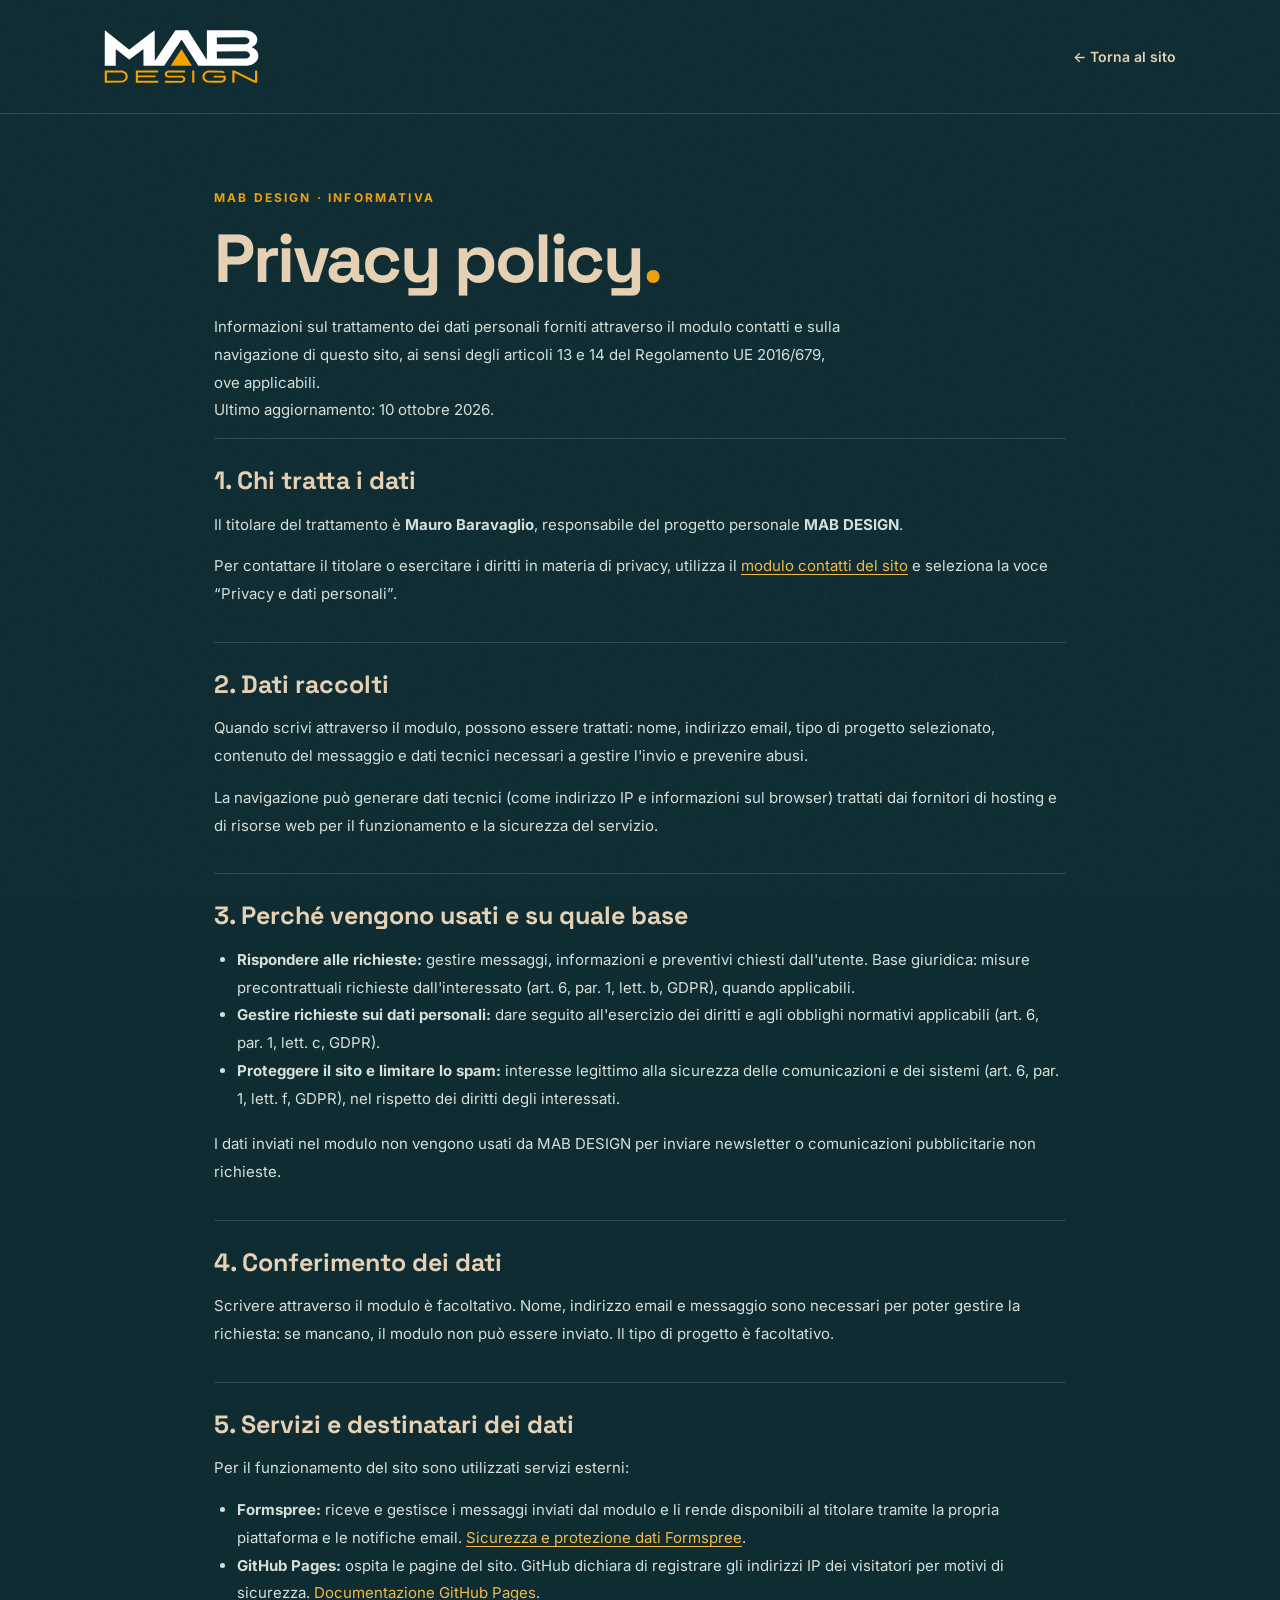
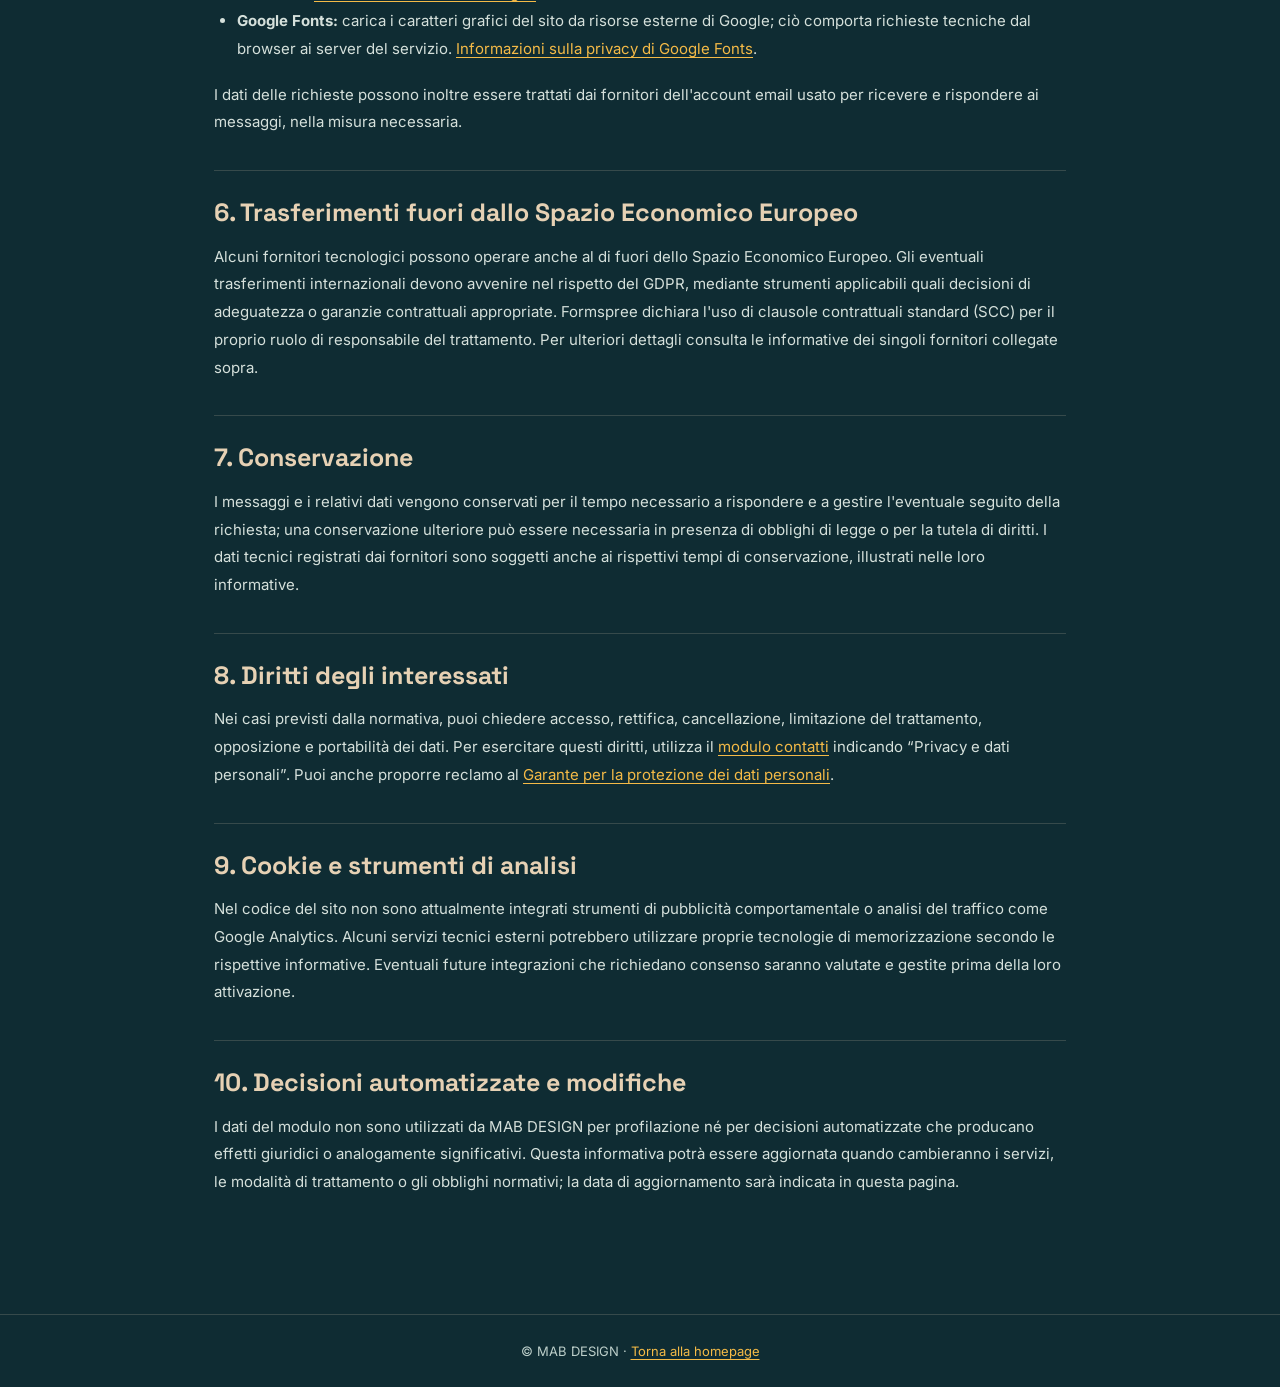
<file: privacy.html>
<!DOCTYPE html>
<html lang="it">
<head>
  <meta charset="utf-8">
  <meta name="viewport" content="width=device-width, initial-scale=1">
  <meta name="theme-color" content="#0F2C33">
  <meta name="robots" content="index, follow">
  <title>Privacy Policy | MAB DESIGN</title>
  <meta name="description" content="Informativa privacy di MAB DESIGN sul trattamento dei dati personali raccolti tramite il sito e il modulo contatti.">
  <link rel="canonical" href="https://mab-design.github.io/privacy.html">
  <link rel="icon" href="favicon.svg" type="image/svg+xml">
  <link rel="preconnect" href="https://fonts.googleapis.com">
  <link rel="preconnect" href="https://fonts.gstatic.com" crossorigin>
  <link href="https://fonts.googleapis.com/css2?family=Inter:wght@400;500;600;700&family=Space+Grotesk:wght@500;600;700&display=swap" rel="stylesheet">
  <link rel="stylesheet" href="styles.css">
  <style>
    .privacy-page{background:#0F2C33;color:#E6D1B4;min-height:100vh;font-family:Inter,Arial,sans-serif}
    .privacy-top{border-bottom:1px solid rgba(230,209,180,.18);background:#0F2C33}
    .privacy-topinner{max-width:1120px;margin:auto;padding:23px 24px;display:flex;align-items:center;justify-content:space-between;gap:24px}
    .privacy-logo{display:block;width:155px;height:auto}
    .privacy-back{color:#E6D1B4;text-decoration:none;font-weight:600;font-size:14px}
    .privacy-back:hover,.privacy-back:focus-visible{color:#EFA00F;text-decoration:underline}
    .privacy-main{max-width:900px;margin:0 auto;padding:72px 24px 84px}
    .privacy-kicker{color:#EFA00F;font-weight:700;font-size:12px;letter-spacing:.18em;text-transform:uppercase}
    .privacy-page h1{font-family:'Space Grotesk',Inter,sans-serif;font-size:clamp(37px,6vw,68px);letter-spacing:-.035em;line-height:1.1;margin:16px 0}
    .privacy-sub{color:#BDCFCA;line-height:1.75;max-width:70ch;font-size:16px;margin:0 0 48px}
    .privacy-page section{padding:20px 0;border-top:1px solid rgba(230,209,180,.18)}
    .privacy-page h2{font-family:'Space Grotesk',Inter,sans-serif;font-size:clamp(19px,3.5vw,25px);line-height:1.3;margin:5px 0 14px}
    .privacy-page p,.privacy-page li{font-size:15px;line-height:1.85;color:#D5E0DB}
    .privacy-page p{margin:0 0 14px}
    .privacy-page ul{padding-left:23px;margin:8px 0 18px}
    .privacy-page a:not(.privacy-back){color:#F4BA47;text-decoration:underline;text-underline-offset:3px}
    .privacy-page a:focus-visible{outline:2px solid #EFA00F;outline-offset:4px}
    .privacy-foot{border-top:1px solid rgba(230,209,180,.18);padding:28px 24px;text-align:center;color:#BDCFCA;font-size:13px}
    @media(max-width:600px){.privacy-topinner{padding:16px 20px}.privacy-logo{width:120px}.privacy-main{padding:46px 20px 60px}}
  </style>
</head>
<body class="privacy-page">
  <header class="privacy-top">
    <div class="privacy-topinner">
      <a href="./" aria-label="MAB DESIGN - torna alla homepage"><img class="privacy-logo" src="logo-mab-web.svg" alt="MAB DESIGN"></a>
      <a class="privacy-back" href="./#contatti">← Torna al sito</a>
    </div>
  </header>
  <main class="privacy-main">
    <span class="privacy-kicker">MAB DESIGN · Informativa</span>
    <h1>Privacy policy<span style="color:#EFA00F">.</span></h1>
    <p class="privacy-sub">Informazioni sul trattamento dei dati personali forniti attraverso il modulo contatti e sulla navigazione di questo sito, ai sensi degli articoli 13 e 14 del Regolamento UE 2016/679, ove applicabili.<br>Ultimo aggiornamento: 10 ottobre 2026.</p>
    <section>
      <h2>1. Chi tratta i dati</h2>
      <p>Il titolare del trattamento è <strong>Mauro Baravaglio</strong>, responsabile del progetto personale <strong>MAB DESIGN</strong>.</p>
      <p>Per contattare il titolare o esercitare i diritti in materia di privacy, utilizza il <a href="./#contatti">modulo contatti del sito</a> e seleziona la voce “Privacy e dati personali”.</p>
    </section>
    <section>
      <h2>2. Dati raccolti</h2>
      <p>Quando scrivi attraverso il modulo, possono essere trattati: nome, indirizzo email, tipo di progetto selezionato, contenuto del messaggio e dati tecnici necessari a gestire l'invio e prevenire abusi.</p>
      <p>La navigazione può generare dati tecnici (come indirizzo IP e informazioni sul browser) trattati dai fornitori di hosting e di risorse web per il funzionamento e la sicurezza del servizio.</p>
    </section>
    <section>
      <h2>3. Perché vengono usati e su quale base</h2>
      <ul>
        <li><strong>Rispondere alle richieste:</strong> gestire messaggi, informazioni e preventivi chiesti dall'utente. Base giuridica: misure precontrattuali richieste dall'interessato (art. 6, par. 1, lett. b, GDPR), quando applicabili.</li>
        <li><strong>Gestire richieste sui dati personali:</strong> dare seguito all'esercizio dei diritti e agli obblighi normativi applicabili (art. 6, par. 1, lett. c, GDPR).</li>
        <li><strong>Proteggere il sito e limitare lo spam:</strong> interesse legittimo alla sicurezza delle comunicazioni e dei sistemi (art. 6, par. 1, lett. f, GDPR), nel rispetto dei diritti degli interessati.</li>
      </ul>
      <p>I dati inviati nel modulo non vengono usati da MAB DESIGN per inviare newsletter o comunicazioni pubblicitarie non richieste.</p>
    </section>
    <section>
      <h2>4. Conferimento dei dati</h2>
      <p>Scrivere attraverso il modulo è facoltativo. Nome, indirizzo email e messaggio sono necessari per poter gestire la richiesta: se mancano, il modulo non può essere inviato. Il tipo di progetto è facoltativo.</p>
    </section>
    <section>
      <h2>5. Servizi e destinatari dei dati</h2>
      <p>Per il funzionamento del sito sono utilizzati servizi esterni:</p>
      <ul>
        <li><strong>Formspree:</strong> riceve e gestisce i messaggi inviati dal modulo e li rende disponibili al titolare tramite la propria piattaforma e le notifiche email. <a href="https://formspree.io/security/" target="_blank" rel="noopener noreferrer">Sicurezza e protezione dati Formspree</a>.</li>
        <li><strong>GitHub Pages:</strong> ospita le pagine del sito. GitHub dichiara di registrare gli indirizzi IP dei visitatori per motivi di sicurezza. <a href="https://docs.github.com/en/pages/getting-started-with-github-pages/what-is-github-pages" target="_blank" rel="noopener noreferrer">Documentazione GitHub Pages</a>.</li>
        <li><strong>Google Fonts:</strong> carica i caratteri grafici del sito da risorse esterne di Google; ciò comporta richieste tecniche dal browser ai server del servizio. <a href="https://developers.google.com/fonts/faq/privacy" target="_blank" rel="noopener noreferrer">Informazioni sulla privacy di Google Fonts</a>.</li>
      </ul>
      <p>I dati delle richieste possono inoltre essere trattati dai fornitori dell'account email usato per ricevere e rispondere ai messaggi, nella misura necessaria.</p>
    </section>
    <section>
      <h2>6. Trasferimenti fuori dallo Spazio Economico Europeo</h2>
      <p>Alcuni fornitori tecnologici possono operare anche al di fuori dello Spazio Economico Europeo. Gli eventuali trasferimenti internazionali devono avvenire nel rispetto del GDPR, mediante strumenti applicabili quali decisioni di adeguatezza o garanzie contrattuali appropriate. Formspree dichiara l'uso di clausole contrattuali standard (SCC) per il proprio ruolo di responsabile del trattamento. Per ulteriori dettagli consulta le informative dei singoli fornitori collegate sopra.</p>
    </section>
    <section>
      <h2>7. Conservazione</h2>
      <p>I messaggi e i relativi dati vengono conservati per il tempo necessario a rispondere e a gestire l'eventuale seguito della richiesta; una conservazione ulteriore può essere necessaria in presenza di obblighi di legge o per la tutela di diritti. I dati tecnici registrati dai fornitori sono soggetti anche ai rispettivi tempi di conservazione, illustrati nelle loro informative.</p>
    </section>
    <section>
      <h2>8. Diritti degli interessati</h2>
      <p>Nei casi previsti dalla normativa, puoi chiedere accesso, rettifica, cancellazione, limitazione del trattamento, opposizione e portabilità dei dati. Per esercitare questi diritti, utilizza il <a href="./#contatti">modulo contatti</a> indicando “Privacy e dati personali”. Puoi anche proporre reclamo al <a href="https://www.garanteprivacy.it/" target="_blank" rel="noopener noreferrer">Garante per la protezione dei dati personali</a>.</p>
    </section>
    <section>
      <h2>9. Cookie e strumenti di analisi</h2>
      <p>Nel codice del sito non sono attualmente integrati strumenti di pubblicità comportamentale o analisi del traffico come Google Analytics. Alcuni servizi tecnici esterni potrebbero utilizzare proprie tecnologie di memorizzazione secondo le rispettive informative. Eventuali future integrazioni che richiedano consenso saranno valutate e gestite prima della loro attivazione.</p>
    </section>
    <section>
      <h2>10. Decisioni automatizzate e modifiche</h2>
      <p>I dati del modulo non sono utilizzati da MAB DESIGN per profilazione né per decisioni automatizzate che producano effetti giuridici o analogamente significativi. Questa informativa potrà essere aggiornata quando cambieranno i servizi, le modalità di trattamento o gli obblighi normativi; la data di aggiornamento sarà indicata in questa pagina.</p>
    </section>
  </main>
  <footer class="privacy-foot">© MAB DESIGN · <a href="./">Torna alla homepage</a></footer>
</body>
</html>
</file>
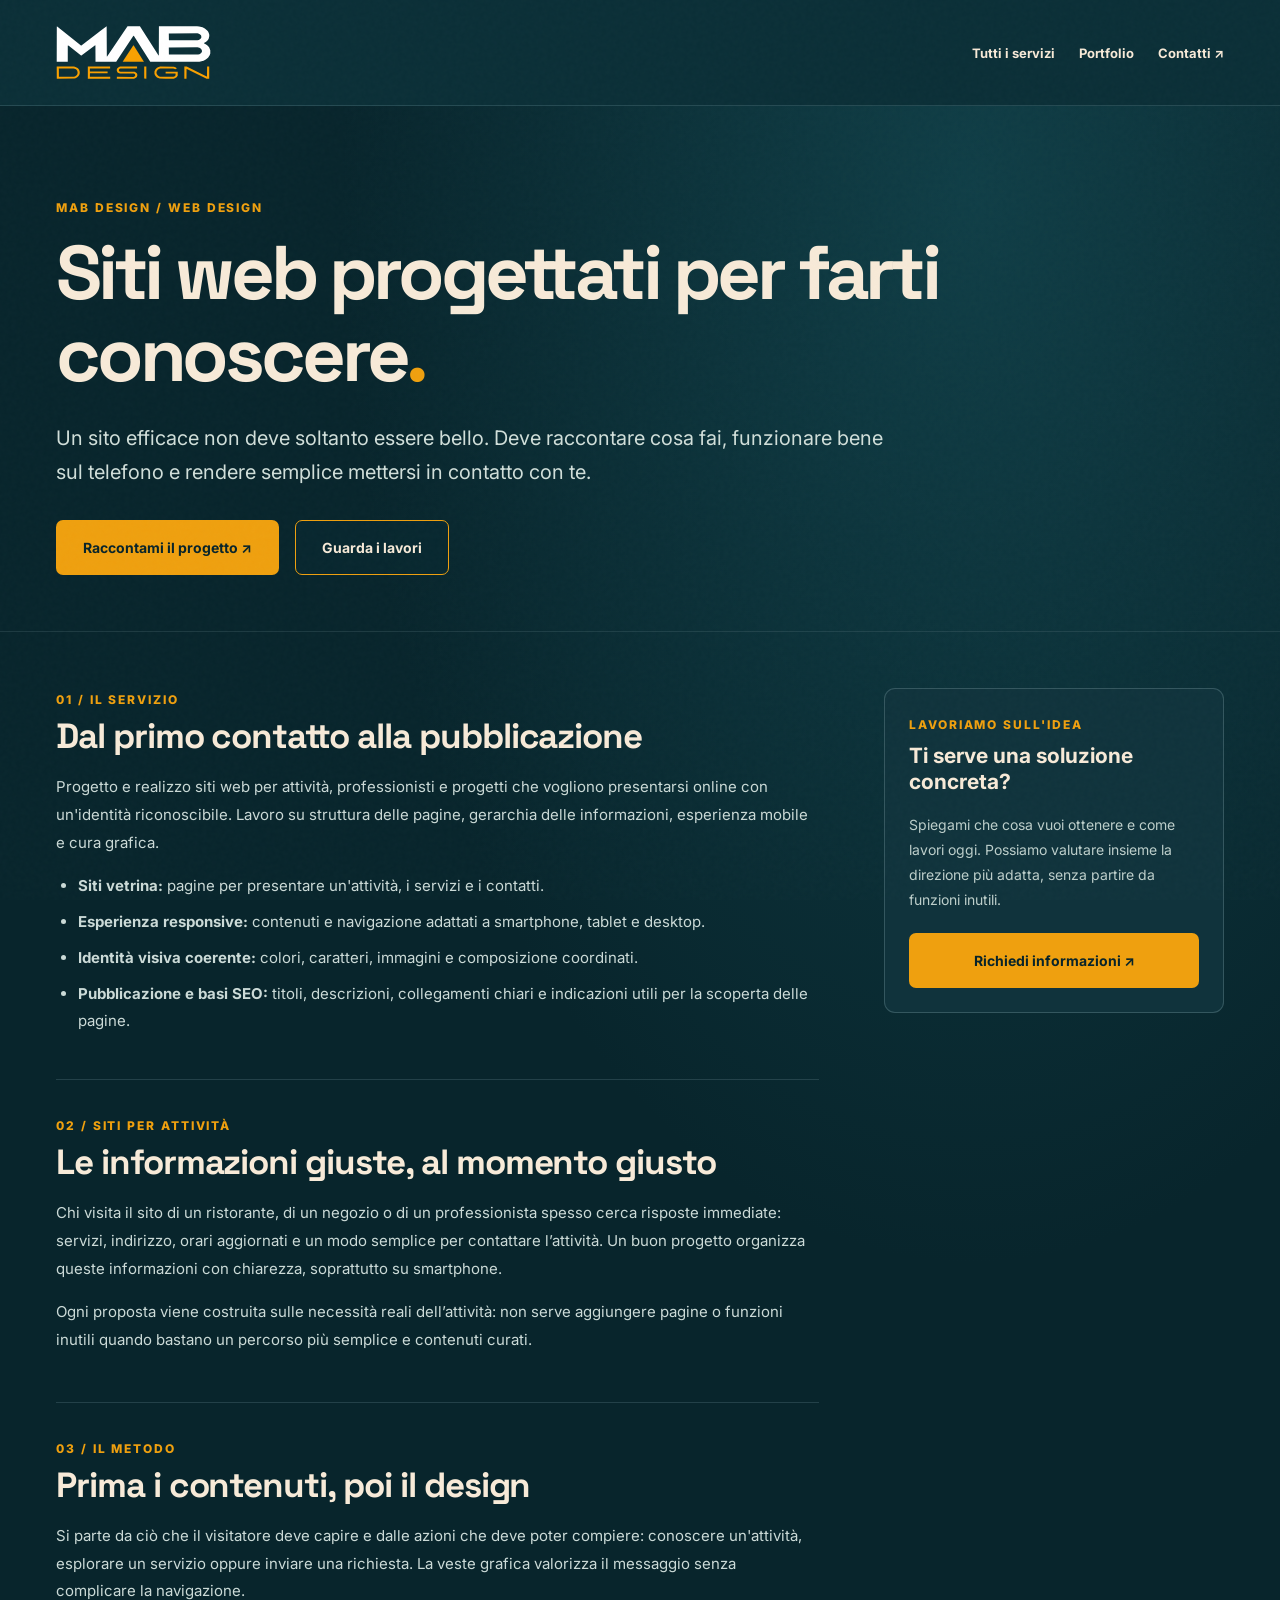
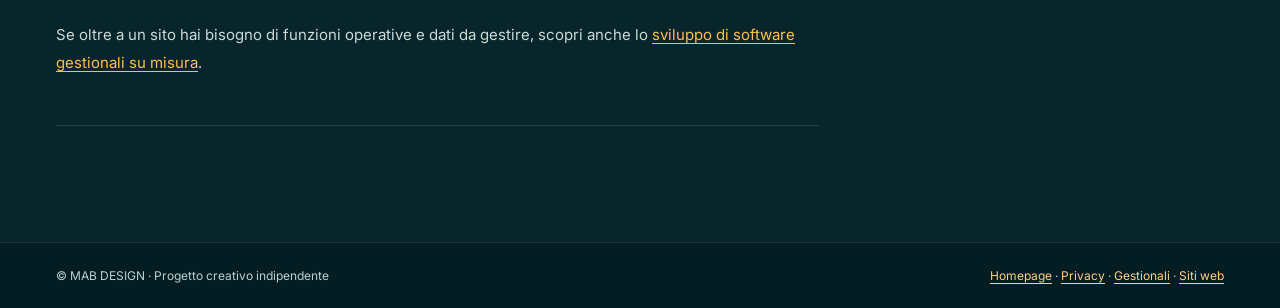
<file: realizzazione-siti-web.html>
<!DOCTYPE html>
<html lang="it">
<head>
<meta charset="utf-8">
<meta name="viewport" content="width=device-width,initial-scale=1">
<meta name="theme-color" content="#0F2C33">
<meta name="robots" content="index, follow, max-image-preview:large">
<title>Realizzazione siti web e web design | MAB DESIGN</title>
<meta name="description" content="Realizzazione siti web responsive per attività e professionisti: identità visiva coerente, informazioni chiare, contatti accessibili ed esperienza curata su smartphone.">
<link rel="canonical" href="https://mab-design.github.io/realizzazione-siti-web.html">
<meta property="og:type" content="website">
<meta property="og:site_name" content="MAB DESIGN">
<meta property="og:locale" content="it_IT">
<meta property="og:title" content="Realizzazione siti web e web design | MAB DESIGN">
<meta property="og:description" content="Realizzazione siti web responsive per attività e professionisti: identità visiva coerente, informazioni chiare, contatti accessibili ed esperienza curata su smartphone.">
<meta property="og:url" content="https://mab-design.github.io/realizzazione-siti-web.html">
<meta property="og:image" content="https://mab-design.github.io/hero-studio.webp">
<link rel="icon" href="favicon.svg" type="image/svg+xml">
<link rel="preconnect" href="https://fonts.googleapis.com">
<link rel="preconnect" href="https://fonts.gstatic.com" crossorigin>
<link href="https://fonts.googleapis.com/css2?family=Inter:wght@400;500;600;700;800&amp;family=Space+Grotesk:wght@400;500;600;700&amp;display=swap" rel="stylesheet">
<link rel="stylesheet" href="styles.css?v=mobile-20261010">

<style>
.detail-top{position:relative;background:#0b2f37;border-bottom:1px solid #4d737a66}
.detail-nav{display:flex;align-items:center;justify-content:space-between;gap:20px;min-height:105px}
.detail-nav img{width:155px;height:auto;display:block}
.detail-links{display:flex;gap:24px;align-items:center;flex-wrap:wrap;font-size:13px;font-weight:700}
.detail-links a:hover,.detail-links a:focus-visible{color:var(--amber)}
.detail-main{background:radial-gradient(ellipse at 76% 5%,#16515b90,transparent 46%),var(--deep);min-height:72vh}
.detail-hero{padding:90px 0 56px;border-bottom:1px solid #58757e44}
.detail-hero h1{font-family:'Space Grotesk',Inter,sans-serif;font-size:clamp(40px,6vw,76px);letter-spacing:-.055em;line-height:1.08;margin:16px 0 25px;max-width:920px}
.detail-lead{font-size:clamp(16px,2vw,20px);line-height:1.7;color:#d1dfda;max-width:850px;margin:0}
.detail-actions{display:flex;align-items:center;flex-wrap:wrap;gap:16px;margin-top:31px}
.detail-body{padding:56px 0 82px;display:grid;grid-template-columns:minmax(0,1fr) minmax(230px,340px);gap:65px}
.detail-section{padding:0 0 32px;margin-bottom:34px;border-bottom:1px solid #58757e59}
.detail-section h2{font-family:'Space Grotesk',Inter,sans-serif;font-size:clamp(24px,3vw,35px);line-height:1.2;margin:7px 0 16px;letter-spacing:-.03em}
.detail-section p,.detail-section li{line-height:1.85;color:#cbdad7;font-size:15px}
.detail-section p{margin:0 0 16px}
.detail-section ul{padding-left:22px;margin:12px 0}
.detail-section li{margin:8px 0}
.detail-section a{color:#ffc04b;text-decoration:underline;text-underline-offset:3px}
.detail-aside{background:#10333c;border:1px solid #55798086;border-radius:11px;padding:24px;height:fit-content;position:sticky;top:24px}
.detail-aside h2{font-size:21px;line-height:1.25;margin:10px 0 16px}
.detail-aside p{font-size:14px;line-height:1.8;color:#bdcfcb;margin:0 0 21px}
.detail-aside .btn{display:flex;text-align:center}
.detail-footer{background:#031d23;border-top:1px solid #3f656852;padding:25px 0;color:#b9d2cf}
.detail-footer .shell{display:flex;justify-content:space-between;flex-wrap:wrap;gap:16px;align-items:center;font-size:12px}
.detail-footer a{color:#ffd07f;text-decoration:underline;text-underline-offset:3px}
@media(max-width:800px){.detail-nav{min-height:79px}.detail-nav img{width:119px}.detail-hero{padding:60px 0 45px}.detail-body{grid-template-columns:1fr;gap:12px;padding:43px 0 55px}.detail-aside{position:static}.detail-links{gap:12px}}
@media(max-width:490px){.detail-nav{min-height:72px}.detail-links a:first-child{display:none}.detail-links{font-size:12px}.detail-hero h1{font-size:clamp(35px,10vw,47px)}.detail-actions .btn{width:100%}.detail-section{padding-bottom:20px;margin-bottom:27px}}
</style>
</head>
<body>
<a class="skip-link" href="#contenuto">Vai al contenuto</a>
<header class="detail-top"><div class="shell detail-nav">
<a href="./" aria-label="MAB DESIGN, torna alla homepage"><img src="logo-mab-web.svg" alt="MAB DESIGN" width="155" height="72"></a>
<nav class="detail-links" aria-label="Navigazione servizi">
<a href="./#servizi">Tutti i servizi</a><a href="./#progetti">Portfolio</a><a href="./#contatti">Contatti ↗</a>
</nav></div></header>
<main class="detail-main" id="contenuto">
<section class="detail-hero"><div class="shell"><span class="eyebrow">MAB DESIGN / WEB DESIGN</span>
<h1>Siti web progettati per farti conoscere<span class="dot">.</span></h1><p class="detail-lead">Un sito efficace non deve soltanto essere bello. Deve raccontare cosa fai, funzionare bene sul telefono e rendere semplice mettersi in contatto con te.</p>
<div class="detail-actions"><a class="btn btn-primary" href="./#contatti">Raccontami il progetto ↗</a><a class="btn btn-outline" href="./#progetti">Guarda i lavori</a></div>
</div></section>
<div class="shell detail-body"><div>
<section class="detail-section"><span class="eyebrow">01 / IL SERVIZIO</span><h2>Dal primo contatto alla pubblicazione</h2><p>Progetto e realizzo siti web per attività, professionisti e progetti che vogliono presentarsi online con un'identità riconoscibile. Lavoro su struttura delle pagine, gerarchia delle informazioni, esperienza mobile e cura grafica.</p><ul>
<li><strong>Siti vetrina:</strong> pagine per presentare un'attività, i servizi e i contatti.</li>
<li><strong>Esperienza responsive:</strong> contenuti e navigazione adattati a smartphone, tablet e desktop.</li>
<li><strong>Identità visiva coerente:</strong> colori, caratteri, immagini e composizione coordinati.</li>
<li><strong>Pubblicazione e basi SEO:</strong> titoli, descrizioni, collegamenti chiari e indicazioni utili per la scoperta delle pagine.</li>
</ul></section>
<section class="detail-section"><span class="eyebrow">02 / SITI PER ATTIVITÀ</span><h2>Le informazioni giuste, al momento giusto</h2><p>Chi visita il sito di un ristorante, di un negozio o di un professionista spesso cerca risposte immediate: servizi, indirizzo, orari aggiornati e un modo semplice per contattare l’attività. Un buon progetto organizza queste informazioni con chiarezza, soprattutto su smartphone.</p>
<p>Ogni proposta viene costruita sulle necessità reali dell’attività: non serve aggiungere pagine o funzioni inutili quando bastano un percorso più semplice e contenuti curati.</p></section>
<section class="detail-section"><span class="eyebrow">03 / IL METODO</span><h2>Prima i contenuti, poi il design</h2><p>Si parte da ciò che il visitatore deve capire e dalle azioni che deve poter compiere: conoscere un'attività, esplorare un servizio oppure inviare una richiesta. La veste grafica valorizza il messaggio senza complicare la navigazione.</p>
<p>Se oltre a un sito hai bisogno di funzioni operative e dati da gestire, scopri anche lo <a href="software-gestionali.html">sviluppo di software gestionali su misura</a>.</p></section></div>
<aside class="detail-aside"><span class="eyebrow">LAVORIAMO SULL'IDEA</span><h2>Ti serve una soluzione concreta?</h2>
<p>Spiegami che cosa vuoi ottenere e come lavori oggi. Possiamo valutare insieme la direzione più adatta, senza partire da funzioni inutili.</p>
<a class="btn btn-primary" href="./#contatti">Richiedi informazioni ↗</a></aside>
</div></main>
<footer class="detail-footer"><div class="shell"><span>© MAB DESIGN · Progetto creativo indipendente</span><span><a href="./">Homepage</a> · <a href="privacy.html">Privacy</a> · <a href="software-gestionali.html">Gestionali</a> · <a href="realizzazione-siti-web.html">Siti web</a></span></div></footer>
</body></html>
</file>
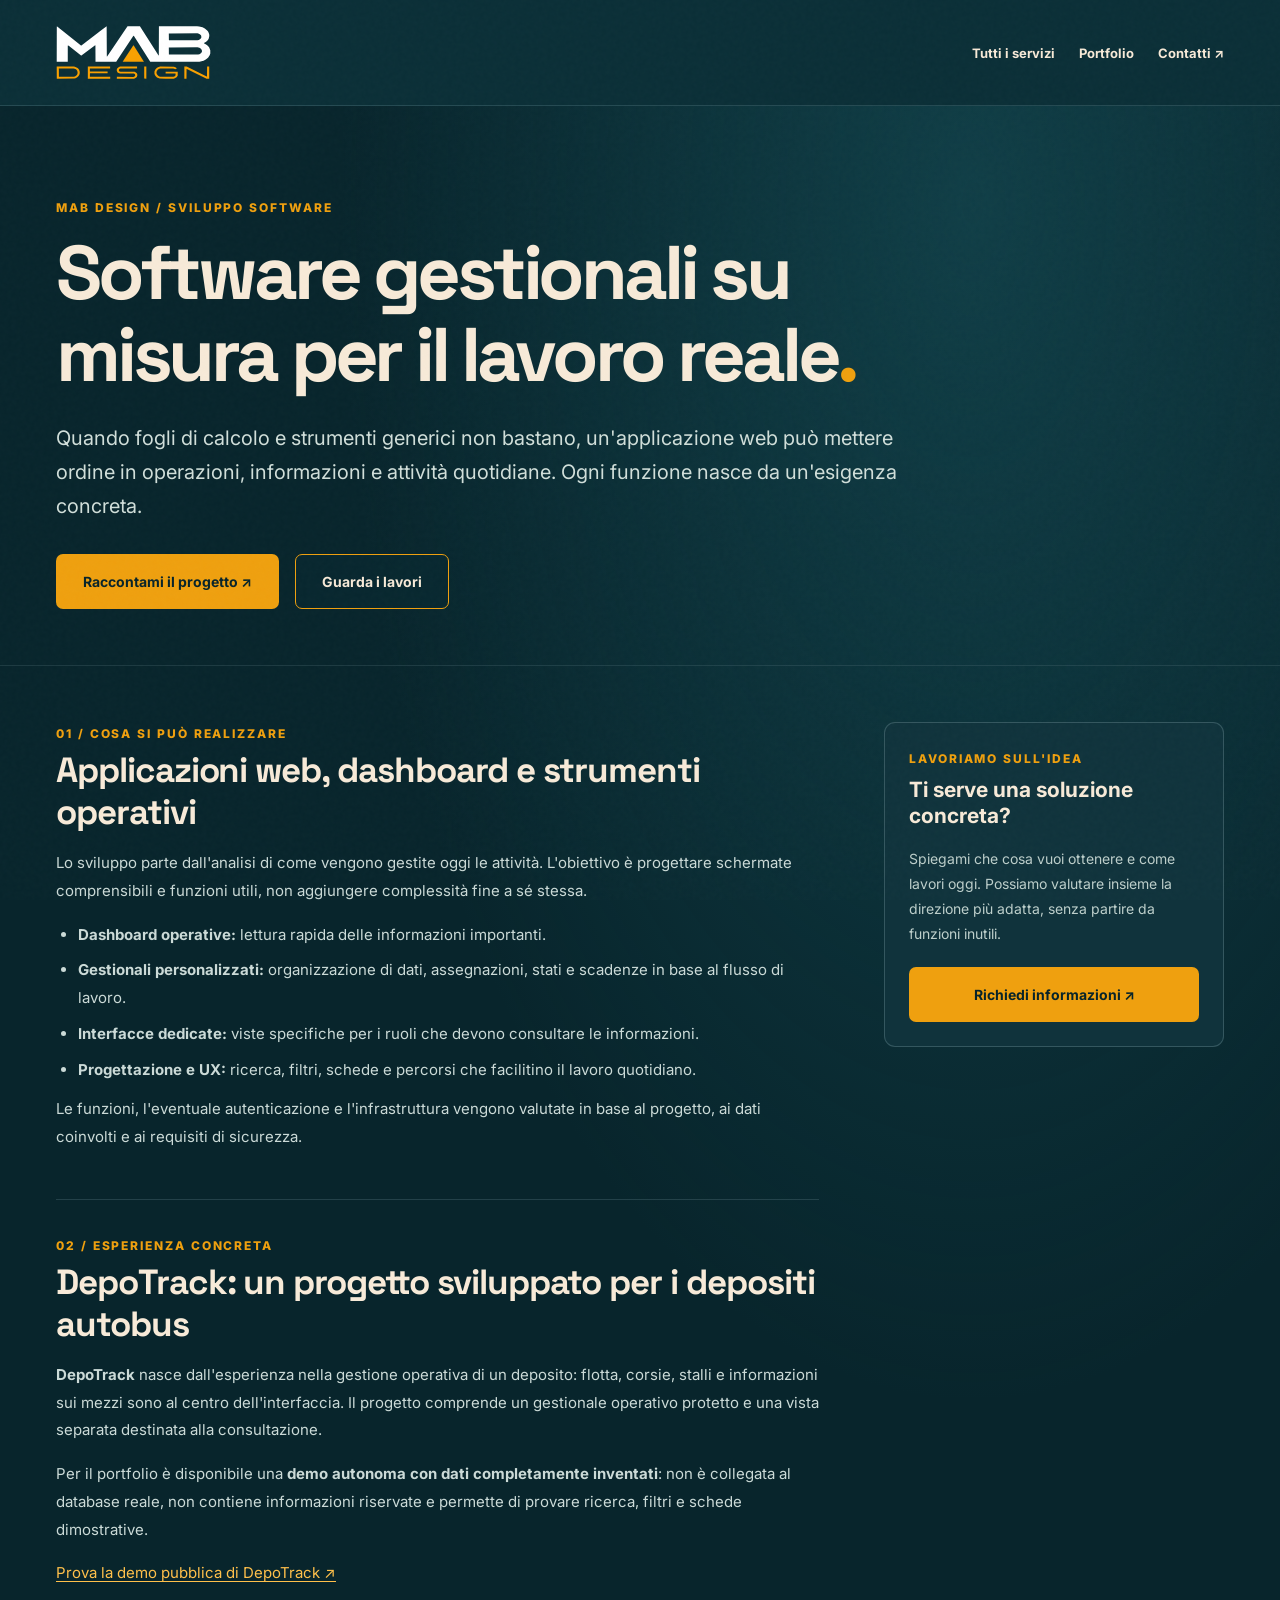
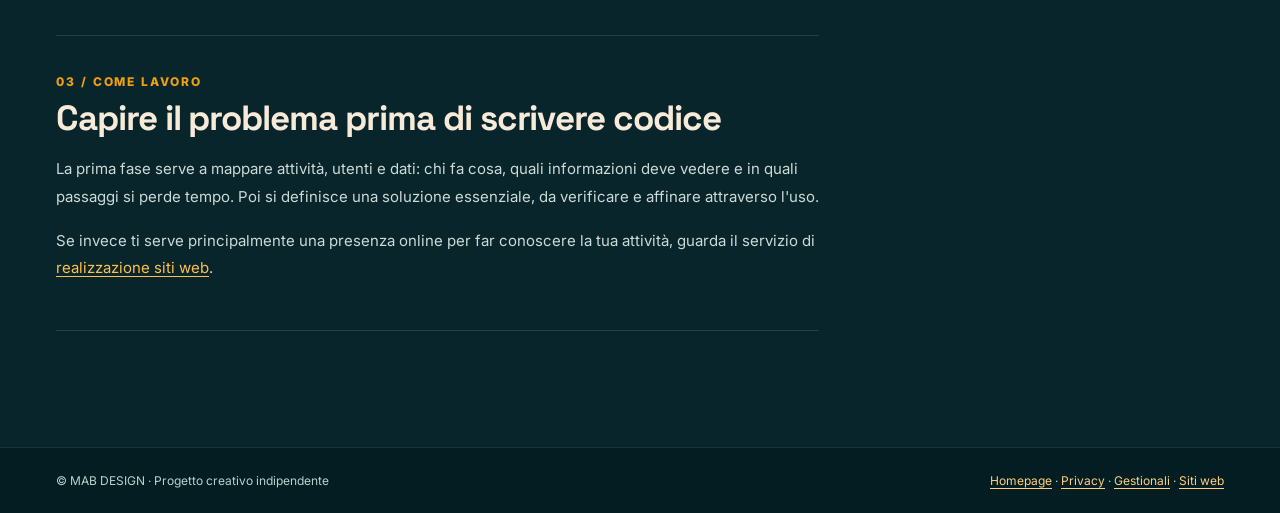
<file: software-gestionali.html>
<!DOCTYPE html>
<html lang="it">
<head>
<meta charset="utf-8">
<meta name="viewport" content="width=device-width,initial-scale=1">
<meta name="theme-color" content="#0F2C33">
<meta name="robots" content="index, follow, max-image-preview:large">
<title>Software gestionali su misura e applicazioni web | MAB DESIGN</title>
<meta name="description" content="Progettazione di software gestionali e dashboard operative per flussi di lavoro concreti. Scopri il progetto DepoTrack e una demo con dati fittizi.">
<link rel="canonical" href="https://mab-design.github.io/software-gestionali.html">
<meta property="og:type" content="website">
<meta property="og:site_name" content="MAB DESIGN">
<meta property="og:locale" content="it_IT">
<meta property="og:title" content="Software gestionali su misura e applicazioni web | MAB DESIGN">
<meta property="og:description" content="Progettazione di software gestionali e dashboard operative per flussi di lavoro concreti. Scopri il progetto DepoTrack e una demo con dati fittizi.">
<meta property="og:url" content="https://mab-design.github.io/software-gestionali.html">
<meta property="og:image" content="https://mab-design.github.io/hero-studio.webp">
<link rel="icon" href="favicon.svg" type="image/svg+xml">
<link rel="preconnect" href="https://fonts.googleapis.com">
<link rel="preconnect" href="https://fonts.gstatic.com" crossorigin>
<link href="https://fonts.googleapis.com/css2?family=Inter:wght@400;500;600;700;800&amp;family=Space+Grotesk:wght@400;500;600;700&amp;display=swap" rel="stylesheet">
<link rel="stylesheet" href="styles.css?v=mobile-20261010">

<style>
.detail-top{position:relative;background:#0b2f37;border-bottom:1px solid #4d737a66}
.detail-nav{display:flex;align-items:center;justify-content:space-between;gap:20px;min-height:105px}
.detail-nav img{width:155px;height:auto;display:block}
.detail-links{display:flex;gap:24px;align-items:center;flex-wrap:wrap;font-size:13px;font-weight:700}
.detail-links a:hover,.detail-links a:focus-visible{color:var(--amber)}
.detail-main{background:radial-gradient(ellipse at 76% 5%,#16515b90,transparent 46%),var(--deep);min-height:72vh}
.detail-hero{padding:90px 0 56px;border-bottom:1px solid #58757e44}
.detail-hero h1{font-family:'Space Grotesk',Inter,sans-serif;font-size:clamp(40px,6vw,76px);letter-spacing:-.055em;line-height:1.08;margin:16px 0 25px;max-width:920px}
.detail-lead{font-size:clamp(16px,2vw,20px);line-height:1.7;color:#d1dfda;max-width:850px;margin:0}
.detail-actions{display:flex;align-items:center;flex-wrap:wrap;gap:16px;margin-top:31px}
.detail-body{padding:56px 0 82px;display:grid;grid-template-columns:minmax(0,1fr) minmax(230px,340px);gap:65px}
.detail-section{padding:0 0 32px;margin-bottom:34px;border-bottom:1px solid #58757e59}
.detail-section h2{font-family:'Space Grotesk',Inter,sans-serif;font-size:clamp(24px,3vw,35px);line-height:1.2;margin:7px 0 16px;letter-spacing:-.03em}
.detail-section p,.detail-section li{line-height:1.85;color:#cbdad7;font-size:15px}
.detail-section p{margin:0 0 16px}
.detail-section ul{padding-left:22px;margin:12px 0}
.detail-section li{margin:8px 0}
.detail-section a{color:#ffc04b;text-decoration:underline;text-underline-offset:3px}
.detail-aside{background:#10333c;border:1px solid #55798086;border-radius:11px;padding:24px;height:fit-content;position:sticky;top:24px}
.detail-aside h2{font-size:21px;line-height:1.25;margin:10px 0 16px}
.detail-aside p{font-size:14px;line-height:1.8;color:#bdcfcb;margin:0 0 21px}
.detail-aside .btn{display:flex;text-align:center}
.detail-footer{background:#031d23;border-top:1px solid #3f656852;padding:25px 0;color:#b9d2cf}
.detail-footer .shell{display:flex;justify-content:space-between;flex-wrap:wrap;gap:16px;align-items:center;font-size:12px}
.detail-footer a{color:#ffd07f;text-decoration:underline;text-underline-offset:3px}
@media(max-width:800px){.detail-nav{min-height:79px}.detail-nav img{width:119px}.detail-hero{padding:60px 0 45px}.detail-body{grid-template-columns:1fr;gap:12px;padding:43px 0 55px}.detail-aside{position:static}.detail-links{gap:12px}}
@media(max-width:490px){.detail-nav{min-height:72px}.detail-links a:first-child{display:none}.detail-links{font-size:12px}.detail-hero h1{font-size:clamp(35px,10vw,47px)}.detail-actions .btn{width:100%}.detail-section{padding-bottom:20px;margin-bottom:27px}}
</style>
</head>
<body>
<a class="skip-link" href="#contenuto">Vai al contenuto</a>
<header class="detail-top"><div class="shell detail-nav">
<a href="./" aria-label="MAB DESIGN, torna alla homepage"><img src="logo-mab-web.svg" alt="MAB DESIGN" width="155" height="72"></a>
<nav class="detail-links" aria-label="Navigazione servizi">
<a href="./#servizi">Tutti i servizi</a><a href="./#progetti">Portfolio</a><a href="./#contatti">Contatti ↗</a>
</nav></div></header>
<main class="detail-main" id="contenuto">
<section class="detail-hero"><div class="shell"><span class="eyebrow">MAB DESIGN / SVILUPPO SOFTWARE</span>
<h1>Software gestionali su misura per il lavoro reale<span class="dot">.</span></h1><p class="detail-lead">Quando fogli di calcolo e strumenti generici non bastano, un'applicazione web può mettere ordine in operazioni, informazioni e attività quotidiane. Ogni funzione nasce da un'esigenza concreta.</p>
<div class="detail-actions"><a class="btn btn-primary" href="./#contatti">Raccontami il progetto ↗</a><a class="btn btn-outline" href="./#progetti">Guarda i lavori</a></div>
</div></section>
<div class="shell detail-body"><div>
<section class="detail-section"><span class="eyebrow">01 / COSA SI PUÒ REALIZZARE</span><h2>Applicazioni web, dashboard e strumenti operativi</h2><p>Lo sviluppo parte dall'analisi di come vengono gestite oggi le attività. L'obiettivo è progettare schermate comprensibili e funzioni utili, non aggiungere complessità fine a sé stessa.</p><ul>
<li><strong>Dashboard operative:</strong> lettura rapida delle informazioni importanti.</li>
<li><strong>Gestionali personalizzati:</strong> organizzazione di dati, assegnazioni, stati e scadenze in base al flusso di lavoro.</li>
<li><strong>Interfacce dedicate:</strong> viste specifiche per i ruoli che devono consultare le informazioni.</li>
<li><strong>Progettazione e UX:</strong> ricerca, filtri, schede e percorsi che facilitino il lavoro quotidiano.</li>
</ul><p>Le funzioni, l'eventuale autenticazione e l'infrastruttura vengono valutate in base al progetto, ai dati coinvolti e ai requisiti di sicurezza.</p></section>
<section class="detail-section"><span class="eyebrow">02 / ESPERIENZA CONCRETA</span><h2>DepoTrack: un progetto sviluppato per i depositi autobus</h2><p><strong>DepoTrack</strong> nasce dall'esperienza nella gestione operativa di un deposito: flotta, corsie, stalli e informazioni sui mezzi sono al centro dell'interfaccia. Il progetto comprende un gestionale operativo protetto e una vista separata destinata alla consultazione.</p>
<p>Per il portfolio è disponibile una <strong>demo autonoma con dati completamente inventati</strong>: non è collegata al database reale, non contiene informazioni riservate e permette di provare ricerca, filtri e schede dimostrative.</p>
<p><a href="depotrack-demo.html">Prova la demo pubblica di DepoTrack ↗</a></p></section>
<section class="detail-section"><span class="eyebrow">03 / COME LAVORO</span><h2>Capire il problema prima di scrivere codice</h2><p>La prima fase serve a mappare attività, utenti e dati: chi fa cosa, quali informazioni deve vedere e in quali passaggi si perde tempo. Poi si definisce una soluzione essenziale, da verificare e affinare attraverso l'uso.</p>
<p>Se invece ti serve principalmente una presenza online per far conoscere la tua attività, guarda il servizio di <a href="realizzazione-siti-web.html">realizzazione siti web</a>.</p></section></div>
<aside class="detail-aside"><span class="eyebrow">LAVORIAMO SULL'IDEA</span><h2>Ti serve una soluzione concreta?</h2>
<p>Spiegami che cosa vuoi ottenere e come lavori oggi. Possiamo valutare insieme la direzione più adatta, senza partire da funzioni inutili.</p>
<a class="btn btn-primary" href="./#contatti">Richiedi informazioni ↗</a></aside>
</div></main>
<footer class="detail-footer"><div class="shell"><span>© MAB DESIGN · Progetto creativo indipendente</span><span><a href="./">Homepage</a> · <a href="privacy.html">Privacy</a> · <a href="software-gestionali.html">Gestionali</a> · <a href="realizzazione-siti-web.html">Siti web</a></span></div></footer>
</body></html>
</file>
<file: styles.css>
:root{--bg:#0f2c33;--deep:#08252c;--panel:#113941;--teal:#21616a;--bright:#2e9ca0;--amber:#efa00f;--cream:#e6d1b4;--text:#f7ead8;--muted:#bbceca}*{box-sizing:border-box}html{scroll-behavior:smooth;scroll-padding-top:90px}body{margin:0;background:var(--deep);color:var(--text);font-family:Inter,Arial,sans-serif}body:before{content:"";position:fixed;inset:0;pointer-events:none;z-index:20;opacity:.12;background-image:url("data:image/svg+xml,%3Csvg viewBox='0 0 220 220' xmlns='http://www.w3.org/2000/svg'%3E%3Cfilter id='n'%3E%3CfeTurbulence type='fractalNoise' baseFrequency='.9' numOctaves='3' stitchTiles='stitch'/%3E%3C/filter%3E%3Crect width='100%25' height='100%25' filter='url(%23n)' opacity='.18'/%3E%3C/svg%3E")}a{color:inherit;text-decoration:none}button{font:inherit}.shell{width:min(1440px,calc(100% - 112px));margin:auto}.header{position:absolute;inset:0 0 auto;z-index:5}.navrow{display:flex;align-items:center;justify-content:space-between;gap:36px;min-height:128px}.brand img{width:186px;height:auto;display:block;image-rendering:auto}.nav{display:flex;align-items:center;gap:33px;margin-left:auto}.nav a{font-size:14px;color:#f5e7d5;transition:color .2s}.nav a:hover,.nav .active{color:var(--amber)}.nav .active:after{content:"";display:block;width:100%;height:2px;background:var(--amber);margin-top:11px}.btn{border:1px solid transparent;min-height:55px;display:inline-flex;justify-content:center;align-items:center;gap:17px;border-radius:7px;padding:0 26px;font-weight:700;font-size:14px;cursor:pointer;transition:transform .2s,background .2s,color .2s}.btn:hover{transform:translateY(-2px)}.btn-primary{background:var(--amber);color:#08242a}.btn-primary:hover{background:#ffbb3d}.btn-outline{border-color:var(--amber);color:var(--text);background:#0929319c}.btn-outline:hover{background:#19464e}.header-cta{min-height:46px;padding:0 24px;margin-left:34px}.menu-toggle{display:none}.hero{overflow:hidden;position:relative;background:radial-gradient(ellipse at 63% 45%,#174a4e 0%,transparent 51%),linear-gradient(117deg,#062d35 0%,#052b32 47%,#03252b 100%)}.hero-wrap{min-height:835px;display:grid;grid-template-columns:48% 52%;align-items:center;position:relative;padding-top:100px}.hero-copy{position:relative;z-index:2;padding:70px 0 50px}.eyebrow{color:var(--amber);font-size:12px;letter-spacing:.16em;font-weight:800}.hero-eyebrow{display:inline-flex;align-items:center;gap:10px;margin-bottom:23px}.hero-eyebrow i{height:6px;width:6px;background:var(--amber);border-radius:50%}.hero h1{font-family:'Space Grotesk',Inter,sans-serif;font-size:clamp(52px,5.05vw,83px);font-weight:700;line-height:1.04;letter-spacing:-.052em;margin:0 0 29px}.dot{color:var(--amber)}.hero-copy>p{font-size:18px;line-height:1.7;max-width:530px;letter-spacing:.01em;color:#d5dfda;margin:0 0 35px}.actions{display:flex;gap:18px;flex-wrap:wrap}.hero-tags{display:flex;gap:0;flex-wrap:wrap;margin-top:57px;font-size:13px}.hero-tags span{padding:0 19px;border-right:1px solid #42696d}.hero-tags span:first-child{padding-left:0}.hero-tags span:last-child{border:0}.hero-visual{height:710px;width:calc(100% + 150px);margin-left:-15px;align-self:end;overflow:hidden;mask-image:linear-gradient(90deg,transparent 0%,black 12%);-webkit-mask-image:linear-gradient(90deg,transparent 0%,black 12%)}.hero-visual img{height:100%;width:100%;object-fit:cover;object-position:center right;filter:saturate(.92)}.hero-rule{height:1px;background:#51747a66}.section{padding:95px 0 92px;border-bottom:1px solid #ffffff1a;background:radial-gradient(ellipse at 20% 15%,#0c3a41,transparent 52%),var(--deep)}.section-intro{display:flex;align-items:end;justify-content:space-between;gap:70px;margin-bottom:42px}.section-intro h2,.contact h2,.about h2{font-family:'Space Grotesk',sans-serif;font-size:clamp(32px,3.45vw,54px);letter-spacing:-.045em;line-height:1.06;margin:14px 0 0}.section-intro>p{max-width:480px;color:var(--muted);font-size:15px;line-height:1.8;margin:0 0 5px}.section-intro.compact{margin-bottom:34px}.section-intro.compact p{max-width:515px}.cards{display:grid;gap:20px}.three{grid-template-columns:repeat(3,minmax(0,1fr))}.service-card{display:flex;position:relative;min-height:270px;border:1px solid #54707780;border-radius:5px;overflow:hidden;background:#092c33}.service-info{position:relative;z-index:1;width:57%;padding:27px 21px;background:linear-gradient(90deg,#08272d 75%,transparent)}.service-icon{font-size:32px;line-height:1;color:var(--amber)}h3{font-family:'Space Grotesk',sans-serif}.service-card h3{font-size:21px;margin:13px 0}.service-card p{font-size:13px;line-height:1.6;color:#c4d1cf}.service-card a{display:inline-block;font-size:12px;color:var(--amber);font-weight:700;margin-top:8px}.service-card img{position:absolute;right:0;top:0;width:57%;height:100%;object-fit:cover}.projects{background:linear-gradient(165deg,#062931,#07363b 76%,#06252c)}.project-card{overflow:hidden;border-radius:5px;border:1px solid #64808455;background:#082930}.project-card>img{display:block;width:100%;height:245px;object-fit:cover;transition:transform .5s}.project-card:hover>img{transform:scale(1.04)}.project-caption{display:flex;justify-content:space-between;align-items:center;padding:17px 20px}.project-caption h3{margin:0 0 6px;font-size:16px}.project-caption p{margin:0;color:#a9bfbd;font-size:12px}.project-caption>span{border:1px solid var(--amber);border-radius:50%;color:var(--amber);width:35px;height:35px;display:grid;place-items:center}.method{padding-bottom:85px}.steps{display:grid;grid-template-columns:repeat(4,1fr);gap:20px}.step{border-right:1px solid #52717555;padding:0 20px 0 0;min-height:190px}.step:last-child{border:0}.step>span{color:var(--amber);font-size:14px}.step>b{display:inline-block;color:var(--amber);font-size:28px;font-weight:400;margin-left:20px}.step h3{margin:19px 0 8px;font-size:18px}.step p{font-size:13px;line-height:1.6;color:var(--muted);max-width:210px;margin:0}.about{display:grid;grid-template-columns:36% 39% 25%;background:#08282e;min-height:330px;align-items:stretch}.about-image{overflow:hidden}.about-image img{width:100%;height:100%;object-fit:cover}.about-content{padding:48px 60px}.about h2{font-size:35px;max-width:560px}.about-content p{font-size:14px;color:var(--muted);line-height:1.7;max-width:570px}.about-content .btn{margin-top:12px}.about-points{display:flex;flex-direction:column;justify-content:center;gap:8px;padding:20px;border-left:1px solid #55767a77}.about-points p{font-size:13px}.about-points p:first-letter{color:var(--amber)}.contact{padding:66px 0;background:radial-gradient(ellipse at right,#17616a 0%,transparent 55%),#083239}.contact-row{display:flex;justify-content:space-between;align-items:center;gap:30px}.contact h2{font-size:46px}.contact p{font-size:15px;line-height:1.6;color:#d1dcdb;margin-bottom:0;max-width:550px}.contact-actions{display:flex;flex-direction:column;gap:15px;align-items:center;padding:16px 0 16px 35px;border-left:1px solid #62838760}.contact-actions span{font-size:11px;color:var(--muted)}.footer{background:#031d23;padding:32px 0 25px}.foot-main{display:flex;align-items:center;justify-content:space-between;gap:30px;border-bottom:1px solid #3f656852;padding-bottom:24px}.foot-main img{height:auto;image-rendering:auto}.foot-main nav{display:flex;gap:29px;font-size:12px}.foot-main a:hover{color:var(--amber)}.backtop{font-size:12px;color:var(--amber)}.foot-bottom{display:flex;justify-content:space-between;padding-top:18px;color:#779798;font-size:11px}
@media(max-width:1150px){.shell{width:min(100% - 64px,1100px)}.nav{gap:17px}.header-cta{margin-left:0}.brand img{width:142px}.hero-wrap{min-height:750px}.hero h1{font-size:clamp(47px,5vw,70px)}.hero-visual{height:610px}.hero-tags{font-size:11px}.hero-tags span{padding:0 10px}.service-info{width:68%}.service-card img{width:52%}.about-content{padding:38px}.about h2{font-size:29px}}
@media(max-width:800px){.shell{width:calc(100% - 38px)}.navrow{min-height:92px}.brand img{width:138px}.menu-toggle{display:flex;border:1px solid #ffffff55;background:#08282e;border-radius:6px;width:43px;height:41px;align-items:center;justify-content:center;flex-direction:column;gap:5px;margin-left:auto;cursor:pointer}.menu-toggle span{width:20px;height:2px;background:var(--cream)}.nav{display:none;position:absolute;top:78px;left:19px;right:19px;flex-direction:column;gap:0;background:#0b3139;border:1px solid #517378;padding:10px;border-radius:8px;box-shadow:0 16px 40px #0008}.nav.open{display:flex}.nav a{width:100%;padding:13px}.nav .active:after{display:none}.header-cta{display:none}.hero-wrap{grid-template-columns:1fr;min-height:0;padding-top:135px}.hero-copy{padding:20px 0 0}.hero h1{font-size:clamp(42px,9vw,69px);max-width:680px}.hero-copy>p{font-size:15px;line-height:1.65}.hero-tags{margin-top:38px}.hero-visual{height:390px;width:calc(100% + 38px);margin:0 -19px;mask-image:linear-gradient(180deg,transparent,black 13%);-webkit-mask-image:linear-gradient(180deg,transparent,black 13%)}.hero-visual img{object-position:65% 45%}.section{padding:64px 0}.section-intro{display:block}.section-intro>p{margin-top:20px}.three{grid-template-columns:1fr 1fr}.service-card{min-height:240px}.cards>.service-card:last-child,.project-grid>.project-card:last-child{grid-column:1/-1}.about{grid-template-columns:45% 55%}.about-points{grid-column:1/-1;display:grid;grid-template-columns:1fr 1fr;gap:0 18px;padding:15px 30px}.steps{grid-template-columns:1fr 1fr;gap:26px}.contact h2{font-size:38px}.foot-main nav{gap:12px;flex-wrap:wrap}}
@media(max-width:540px){.hero h1{font-size:clamp(39px,10vw,54px)}.hero-visual{height:315px}.actions .btn{min-height:51px;padding:0 16px}.hero-tags{gap:12px;margin-bottom:5px}.hero-tags span{border:0;padding:0}.section-intro h2{font-size:36px}.three{grid-template-columns:1fr}.cards>.service-card:last-child,.project-grid>.project-card:last-child{grid-column:auto}.service-card{min-height:240px}.service-info{width:62%}.project-card>img{height:215px}.steps{gap:26px 12px}.step{min-height:170px}.step h3{font-size:16px}.step p{font-size:12px}.about{grid-template-columns:1fr}.about-image{height:260px}.about-content{padding:38px 22px}.about-points{grid-column:auto}.contact-row{display:block}.contact-actions{border:0;padding:30px 0 0;align-items:flex-start}.contact h2{font-size:36px}.foot-main{align-items:flex-start;flex-direction:column}.foot-bottom{gap:10px;flex-direction:column}}
@media(prefers-reduced-motion:reduce){html{scroll-behavior:auto}*,*:before,*:after{transition:none!important;animation:none!important}}

/* v1.2: crop trasparente del master e spaziatura header corretta */
.brand img{width:186px;max-width:100%;height:auto}
@media(max-width:1150px){.brand img{width:160px}}
@media(max-width:800px){.brand img{width:148px}}

/* v2: UX enhancements without changing the approved logo or original visual direction */
.sr-only{position:absolute!important;width:1px!important;height:1px!important;padding:0!important;margin:-1px!important;overflow:hidden!important;clip:rect(0,0,0,0)!important;white-space:nowrap!important;border:0!important}
.skip-link{position:absolute;left:14px;top:-60px;z-index:100;background:var(--amber);color:var(--deep);font-weight:700;padding:13px 18px;border-radius:6px}
.skip-link:focus{top:12px}
:focus-visible{outline:3px solid var(--amber);outline-offset:4px}
.header.is-scrolled{position:fixed;background:rgba(4,36,42,.93);backdrop-filter:blur(16px);-webkit-backdrop-filter:blur(16px);border-bottom:1px solid rgba(230,209,180,.15);box-shadow:0 12px 30px #03171955}
.header.is-scrolled .navrow{min-height:83px}
.header.is-scrolled .brand img{width:150px}
.header.is-scrolled .nav{gap:25px}
.header.is-scrolled .nav.open{top:75px}
.menu-toggle{position:relative;z-index:6}
.project-card{position:relative;isolation:isolate;transition:border-color .25s,transform .25s}
.project-card:hover,.project-card:focus-within{border-color:var(--amber);transform:translateY(-3px)}
.project-open{position:absolute;inset:0;width:100%;height:100%;cursor:pointer;border:0;background:transparent;z-index:2}
.project-open:focus-visible{outline:3px solid var(--amber);outline-offset:-5px}
.mab-dialog{color:var(--text);background:linear-gradient(150deg,#113b43,#06272d);border:1px solid #4a7b7d;border-radius:15px;box-shadow:0 28px 90px #000b;padding:27px;max-width:min(92vw,640px);width:100%;max-height:min(90vh,900px);overflow:auto}
.mab-dialog::backdrop{background:rgba(1,13,18,.78);backdrop-filter:blur(5px)}
.dialog-top{display:flex;align-items:center;justify-content:space-between;gap:20px;margin-bottom:20px}
.dialog-close{display:grid;place-items:center;background:#ffffff14;color:var(--cream);border:1px solid #ffffff40;width:38px;height:38px;border-radius:50%;cursor:pointer;font-size:26px;line-height:1}
.dialog-close:hover{background:#ffffff29}
.mab-dialog h2{font-family:'Space Grotesk',Inter,sans-serif;font-size:clamp(27px,5vw,39px);line-height:1.1;margin:16px 0}
.project-dialog>img{display:block;width:100%;height:auto;max-height:350px;object-fit:cover;border-radius:8px;border:1px solid #ffffff19}
.project-dialog>p,.dialog-intro{color:#c4d5d4;line-height:1.7;font-size:15px}
.project-dialog .dialog-disclaimer{font-size:12px;border-top:1px solid #ffffff26;padding-top:15px;color:#a6c3c2}
.contact-form{display:grid;gap:10px;margin-top:24px}
.contact-form label{font-weight:700;font-size:13px;margin-top:8px}
.contact-form input,.contact-form select,.contact-form textarea{width:100%;min-height:45px;background:#082930;color:#faedde;border:1px solid #52797d;border-radius:7px;padding:11px 13px;font:inherit;font-size:15px}
.contact-form textarea{resize:vertical;min-height:120px}
.contact-form input::placeholder,.contact-form textarea::placeholder{color:#99b6b7}
.contact-form button{margin-top:12px;justify-self:start}
.form-status{font-size:13px;line-height:1.5;color:#ead4ab;margin:4px 0;min-height:20px}
@media(max-width:800px){
  .header.is-scrolled .navrow{min-height:72px}
  .header.is-scrolled .brand img{width:118px}
  .header.is-scrolled .nav.open{top:65px}
  .nav.open{box-shadow:0 18px 60px #000b}
  .nav a{font-size:15px;min-height:45px}
}
@media(max-width:540px){
  .hero-eyebrow{font-size:10px;letter-spacing:.1em}
  .hero h1{letter-spacing:-.045em}
  .hero-tags span{font-size:10px}
  .mab-dialog{padding:18px;border-radius:11px}
  .contact-form button{width:100%}
}
@media(max-width:350px){
  .hero h1{font-size:36px}
  .hero-tags{gap:8px}
  .actions .btn{font-size:12px;padding:0 12px}
  .hero-visual{height:275px}
}

/* Contatti 2.1 — stile coordinato, nessuna modifica al logo */
.contact-form input:focus-visible,.contact-form textarea:focus-visible,.contact-form select:focus-visible{outline:2px solid var(--amber);outline-offset:2px;border-color:var(--amber)}
.contact-form .privacy-note{color:#bed0cd;font-size:12px;line-height:1.55;margin:10px 0 0}
.contact-form .privacy-note a{text-decoration:underline;text-underline-offset:3px}
.contact-form button:disabled{opacity:.55;cursor:not-allowed;transform:none}
.contact-form .form-status.is-success{color:#a8ead0}
.contact-form .form-status.is-error{color:#ffc7b4}
.contact-form .spam-trap{position:absolute!important;left:-10000px!important;width:1px!important;height:1px!important;overflow:hidden!important}


/* Portfolio MAB DESIGN — progetto software e demo con dati di fantasia */
.featured-projects{display:grid;grid-template-columns:minmax(0,1fr);gap:22px;margin:0 0 54px}
.featured-project{border:1px solid #72949b6a;border-radius:10px;overflow:hidden;background:#092b33;transition:border-color .2s,transform .2s}
.featured-project:hover{border-color:var(--amber);transform:translateY(-3px)}
.featured-cover{height:295px;position:relative;overflow:hidden;background:#101f2b}




.featured-info{padding:25px 27px 30px}
.featured-info h3{font-size:clamp(25px,2.3vw,35px);letter-spacing:-.035em;line-height:1.1;margin:12px 0}
.featured-info p{font-size:14px;color:#bdcfcd;line-height:1.75;margin:0 0 22px;min-height:102px}
.featured-info p strong{color:#f1e0bd}
.featured-link{display:inline-flex;align-items:center;gap:13px;color:var(--amber);border-bottom:1px solid #efa00f8c;padding:0 0 6px;font-weight:800;font-size:13px}
.featured-link:hover{color:#ffd280;border-color:#ffd280}
.featured-link:focus-visible{outline:2px solid var(--amber);outline-offset:5px}
.depotrack-cover{padding:19px 20px 22px;display:flex;flex-direction:column;background:radial-gradient(ellipse at 75% 5%,#285b66 0%,transparent 56%),linear-gradient(145deg,#102532,#0b1a27 65%);border-bottom:1px solid #42626f}
.mock-top{display:flex;align-items:center;justify-content:space-between;gap:10px;font:800 10px/1.3 ui-monospace,SFMono-Regular,Consolas,monospace;color:#d2e5e8;letter-spacing:.045em}
.mock-top strong{color:#f8bf61;border:1px solid #bf8b36;border-radius:4px;padding:5px 7px;white-space:nowrap;font-size:9px}
.mock-totals{display:grid;grid-template-columns:repeat(3,1fr);gap:7px;margin:19px 0 16px}
.mock-totals span{background:#173945;border:1px solid #4e717e;border-radius:5px;display:flex;flex-direction:column;gap:5px;color:#c5d5d7;font:700 9px ui-monospace,SFMono-Regular,Consolas,monospace;padding:9px 10px}
.mock-totals span b{font:bold 24px/1 system-ui,sans-serif;color:#fff3d8}
.mock-totals span:nth-child(2) b{color:#ffb98c}
.mock-corridor{font:800 9px ui-monospace,SFMono-Regular,Consolas,monospace;color:#93b0b9;letter-spacing:.15em;margin-bottom:9px}
.mock-grid{display:grid;grid-template-columns:repeat(6,minmax(0,1fr));gap:6px}
.mock-slot{height:45px;border-radius:4px;border:1px solid #3c8196;background:#164356;padding:6px;display:flex;flex-direction:column;justify-content:space-between;min-width:0}
.mock-slot small{font:600 6px ui-monospace,monospace;color:#86b2be}
.mock-slot b{font:800 clamp(8px,.9vw,12px) ui-monospace,monospace;color:#d8edf1;white-space:nowrap}
.mock-slot.stop{background:#63422b;border-color:#a77e50}.mock-slot.stop b{color:#ffe1ac}
.mock-slot.free{border-style:dashed;border-color:#526f74;background:#23313a}.mock-slot.free b{color:#a7bac2}
.concept-subhead{display:flex;gap:8px 20px;align-items:center;flex-wrap:wrap;margin:12px 0 20px;padding-top:28px;border-top:1px solid #57747c69}
.concept-subhead h3{font-size:25px;letter-spacing:-.03em;margin:0 0 0 auto}
.concept-subhead p{font-size:12px;color:var(--muted);margin:0}
@media(max-width:980px){.featured-projects{grid-template-columns:1fr}.featured-info p{min-height:0}.featured-cover{height:300px}.mock-slot b{font-size:12px}}
@media(max-width:600px){.featured-cover{height:250px}.featured-info{padding:22px}.mock-totals{margin:13px 0}.mock-totals span{font-size:8px;padding:8px}.mock-totals span b{font-size:21px}.depotrack-cover{padding:14px}.mock-grid{gap:5px}.mock-slot{height:41px;padding:5px}.mock-slot b{font-size:9px}.concept-subhead h3{width:100%;margin-left:0}.featured-projects{margin-bottom:38px}}

/* MAB DESIGN mobile portfolio layout fix - 2026-10-10 */
@media(max-width:980px){
 .featured-projects{grid-template-columns:minmax(0,1fr);width:100%}
 .featured-project{min-width:0;width:100%}
}
@media(max-width:600px){
 .projects .section-intro{margin-bottom:25px}
 .projects .section-intro h2{font-size:clamp(30px,8.5vw,36px);overflow-wrap:break-word}
 .projects .section-intro>p{font-size:14px;line-height:1.65}
 .featured-projects{display:flex;flex-direction:column;gap:18px;margin-bottom:36px}
 .featured-project{overflow:hidden;min-width:0;max-width:100%}
 
 .featured-cover.depotrack-cover{height:auto;min-height:0;overflow:visible;display:flex;flex-direction:column;padding:15px}
 .featured-info{padding:21px 19px 24px}
 .featured-info h3{font-size:clamp(23px,7vw,29px);overflow-wrap:anywhere}
 .featured-info p{font-size:14px;line-height:1.65;min-height:0;margin-bottom:19px}
 .featured-info .eyebrow{font-size:10px;letter-spacing:.1em}
 .featured-link{min-height:44px;max-width:100%;display:inline-flex;align-items:center;overflow-wrap:anywhere}
 .mock-top{flex-wrap:wrap;gap:7px;font-size:9px}
 .mock-top strong{font-size:9px}
 .mock-totals{display:grid;grid-template-columns:repeat(3,minmax(0,1fr));gap:6px}
 .mock-totals span{min-width:0;overflow:hidden;overflow-wrap:anywhere;font-size:8px;line-height:1.35;min-height:51px}
 .mock-grid{grid-template-columns:repeat(6,minmax(0,1fr));gap:5px}
 .mock-slot{min-width:0;overflow:hidden}
 .mock-slot b{font-size:clamp(8px,2.1vw,10px)}
 .concept-subhead{display:block;margin:0 0 18px;padding-top:23px}
 .concept-subhead h3{margin:10px 0 6px;font-size:23px;overflow-wrap:anywhere}
 .concept-subhead p{font-size:13px;line-height:1.5}
 .project-grid,.project-card{min-width:0}
 .project-caption{gap:12px}
 .project-caption>div{min-width:0}
 .project-caption p{overflow-wrap:anywhere}
}
@media(max-width:380px){
 .mock-grid{grid-template-columns:repeat(4,minmax(0,1fr))}
 .mock-slot{height:43px}
 .mock-slot b{font-size:10px}
 .mock-top span{max-width:175px}
}
/* MAB DESIGN: service specialization links */
.software-highlight{display:flex;align-items:center;justify-content:space-between;gap:26px;margin-top:23px;padding:25px 28px;background:linear-gradient(105deg,#103b45,#082932);border:1px solid #5e838970;border-radius:7px}
.software-highlight-copy{min-width:0;max-width:880px}
.software-highlight h3{font-size:clamp(21px,2.2vw,29px);line-height:1.17;letter-spacing:-.035em;margin:8px 0 10px}
.software-highlight p{font-size:14px;line-height:1.65;color:#c4d8d4;margin:0}
.software-highlight-link{flex:none;max-width:100%;text-align:center}
@media(max-width:1000px){.software-highlight{flex-direction:column;align-items:flex-start}.software-highlight-link{margin-top:2px}}
@media(max-width:540px){.software-highlight{padding:22px 19px}.software-highlight h3{font-size:22px}.software-highlight-link{width:100%}}
</file>
